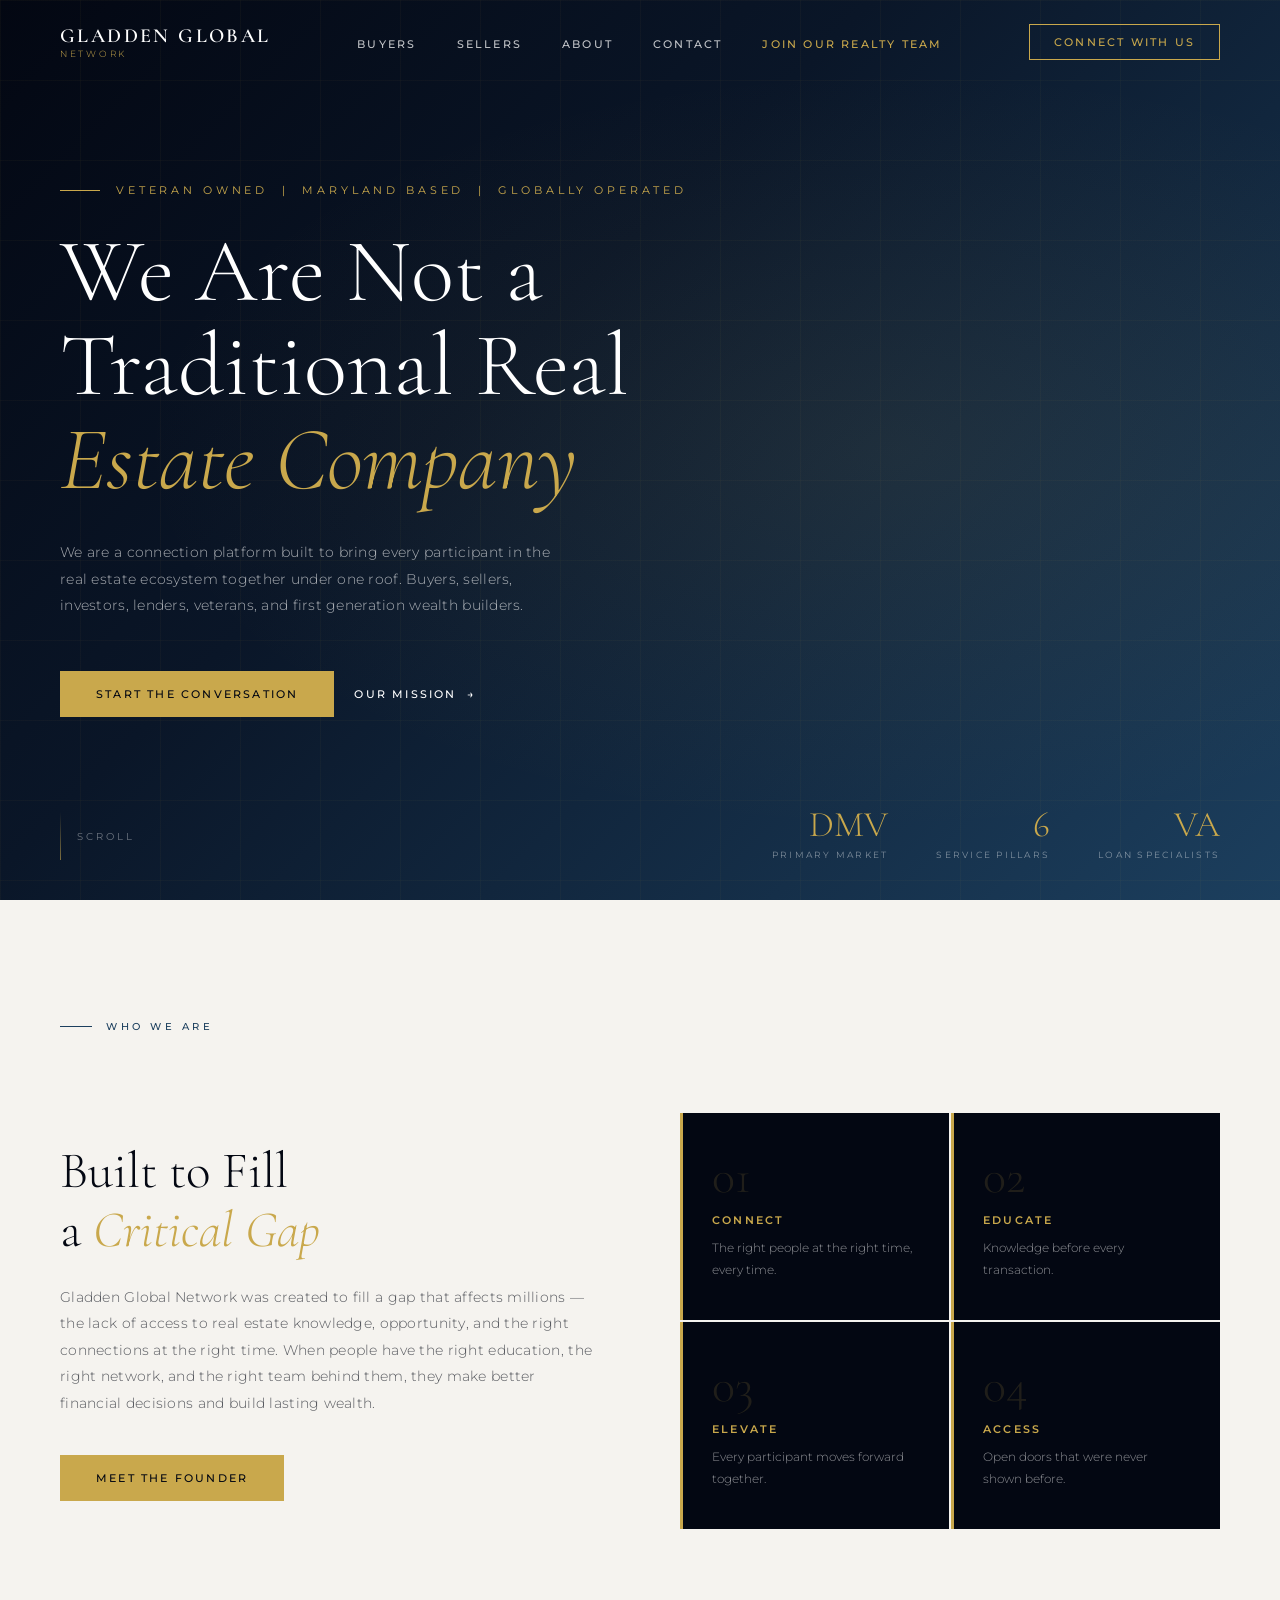
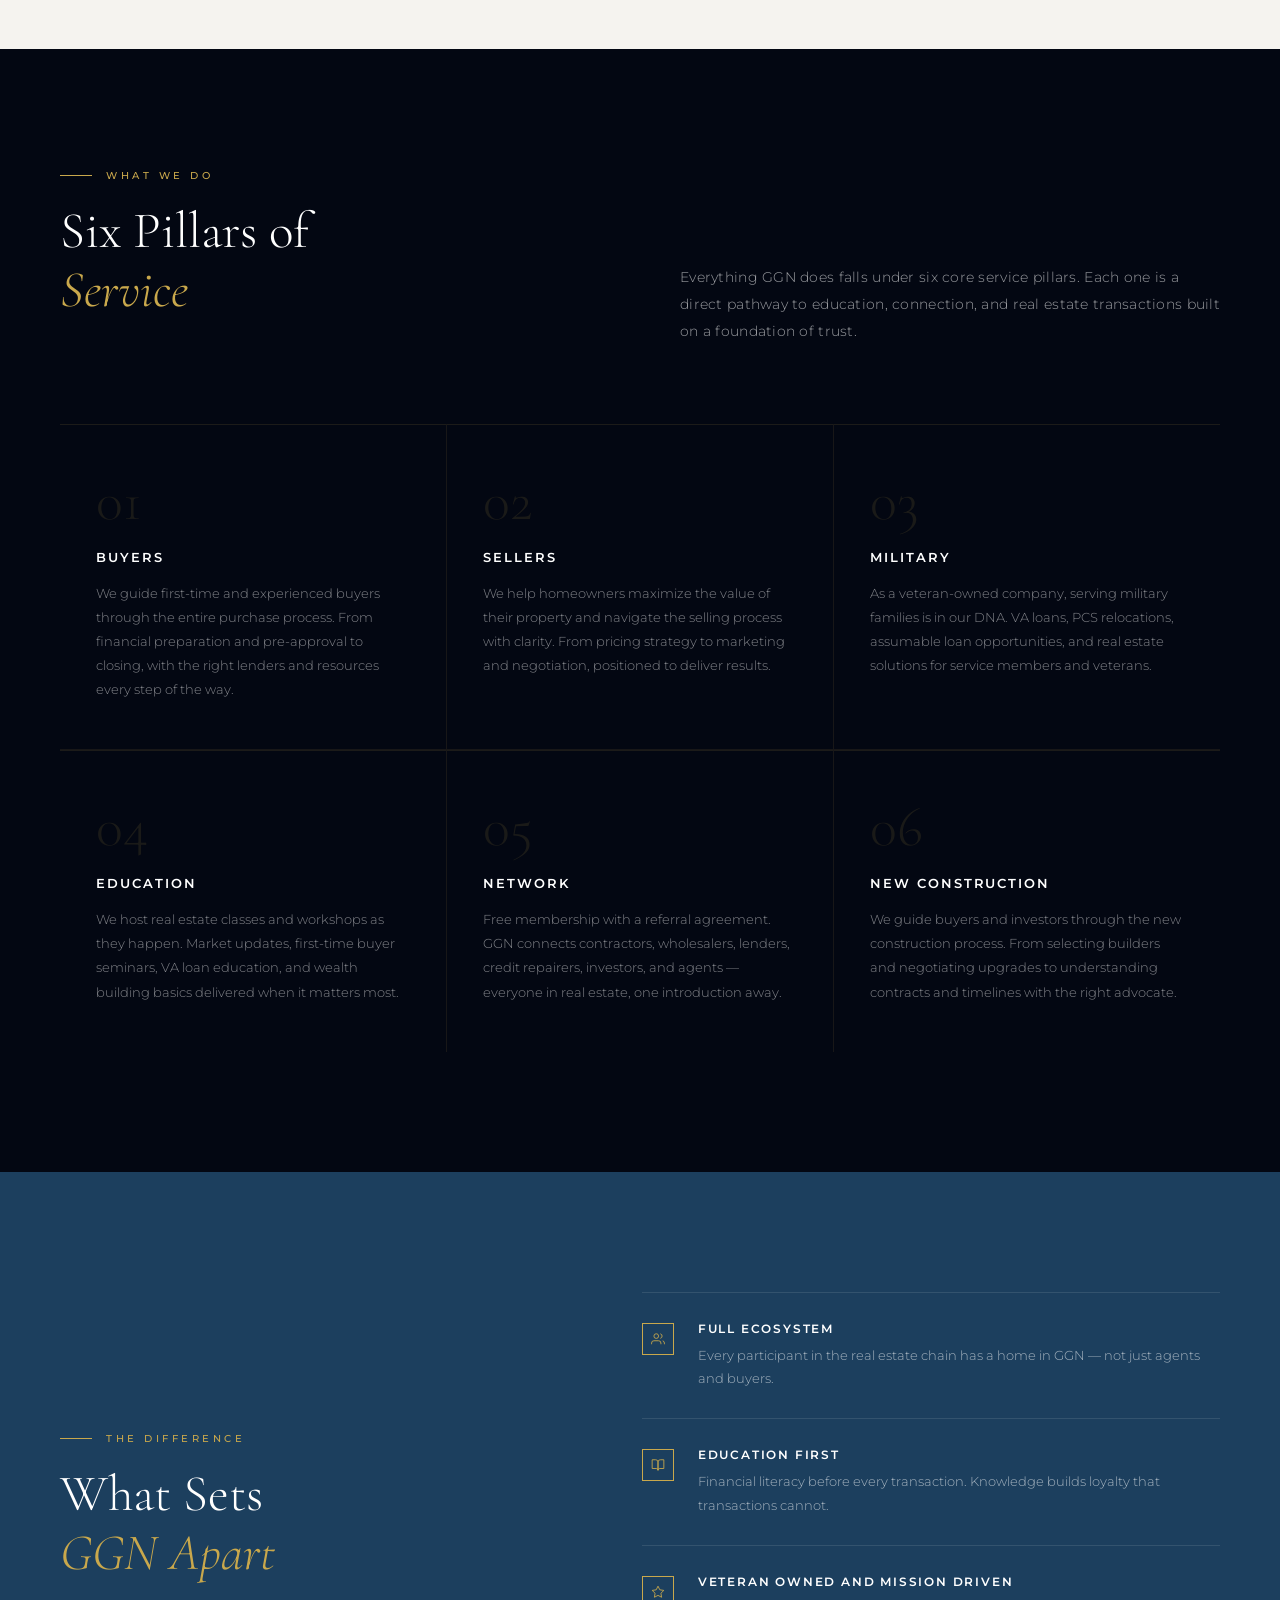
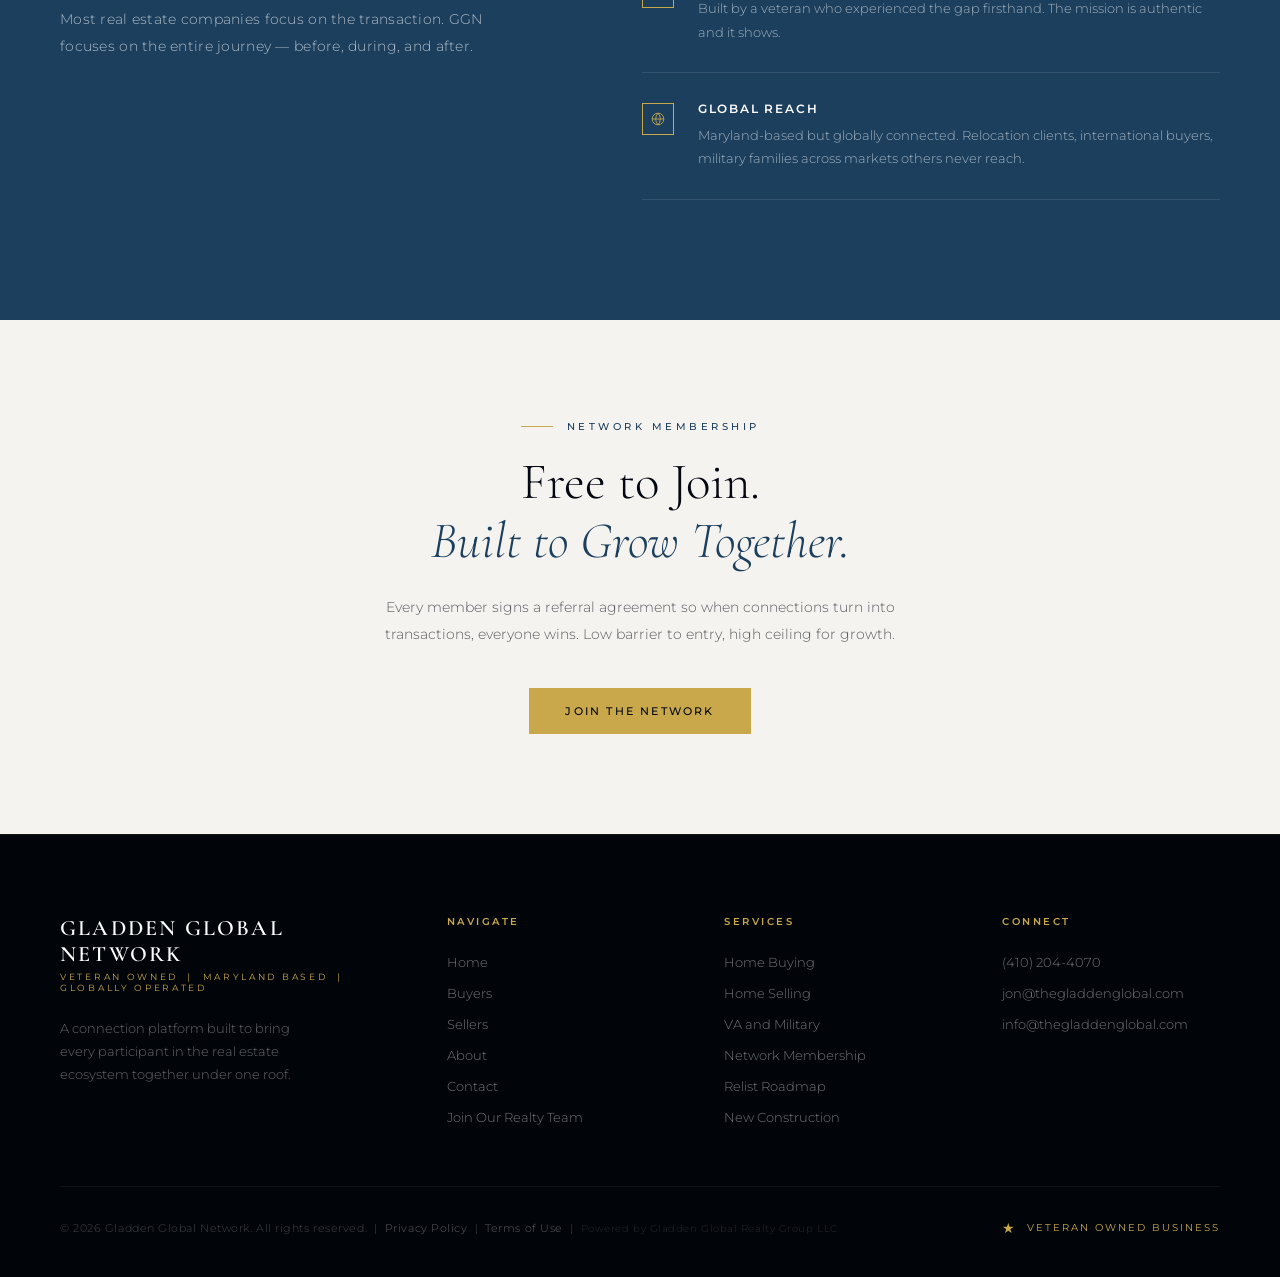
<file: index.html>
<!DOCTYPE html>
<html lang="en">
<head>
<meta charset="UTF-8">
<meta name="viewport" content="width=device-width, initial-scale=1.0">
<title>Gladden Global Network | Veteran Owned Real Estate</title>
<link rel="stylesheet" href="/style.css">
</head>
<body>

<div id="nav-placeholder"></div>

<!-- HERO -->
<div class="hero">
  <div class="hero-bg"></div>
  <div class="hero-grid"></div>
  <div class="hero-content">
    <div class="hero-eyebrow">Veteran Owned &nbsp;|&nbsp; Maryland Based &nbsp;|&nbsp; Globally Operated</div>
    <h1>We Are Not a<br>Traditional Real<br><em>Estate Company</em></h1>
    <p class="hero-desc">We are a connection platform built to bring every participant in the real estate ecosystem together under one roof. Buyers, sellers, investors, lenders, veterans, and first generation wealth builders.</p>
    <div class="hero-actions">
      <a class="btn-primary" href="/contact.html">Start the Conversation</a>
      <a class="btn-ghost" href="/about.html">Our Mission</a>
    </div>
  </div>
  <div class="hero-scroll">Scroll</div>
  <div class="hero-stats">
    <div class="stat"><div class="stat-num">DMV</div><div class="stat-label">Primary Market</div></div>
    <div class="stat"><div class="stat-num">6</div><div class="stat-label">Service Pillars</div></div>
    <div class="stat"><div class="stat-num">VA</div><div class="stat-label">Loan Specialists</div></div>
  </div>
</div>

<!-- MISSION -->
<section class="light-section">
  <div class="section-eyebrow">Who We Are</div>
  <div class="mission-grid">
    <div>
      <h2 class="section-title">Built to Fill<br>a <em>Critical Gap</em></h2>
      <p class="section-body">Gladden Global Network was created to fill a gap that affects millions — the lack of access to real estate knowledge, opportunity, and the right connections at the right time. When people have the right education, the right network, and the right team behind them, they make better financial decisions and build lasting wealth.</p>
      <br><br>
      <a class="btn-primary" href="/about.html">Meet the Founder</a>
    </div>
    <div class="mission-pillars">
      <div class="pillar"><div class="pillar-num">01</div><div class="pillar-title">Connect</div><div class="pillar-desc">The right people at the right time, every time.</div></div>
      <div class="pillar"><div class="pillar-num">02</div><div class="pillar-title">Educate</div><div class="pillar-desc">Knowledge before every transaction.</div></div>
      <div class="pillar"><div class="pillar-num">03</div><div class="pillar-title">Elevate</div><div class="pillar-desc">Every participant moves forward together.</div></div>
      <div class="pillar"><div class="pillar-num">04</div><div class="pillar-title">Access</div><div class="pillar-desc">Open doors that were never shown before.</div></div>
    </div>
  </div>
</section>

<!-- SIX PILLARS -->
<section style="background:var(--navy);">
  <div class="pillars-header">
    <div>
      <div class="section-eyebrow">What We Do</div>
      <h2 class="section-title">Six Pillars of<br><em>Service</em></h2>
    </div>
    <p class="section-body">Everything GGN does falls under six core service pillars. Each one is a direct pathway to education, connection, and real estate transactions built on a foundation of trust.</p>
  </div>
  <div class="pillars-grid">
    <div class="service-card"><div class="service-num">01</div><div class="service-title">Buyers</div><div class="service-desc">We guide first-time and experienced buyers through the entire purchase process. From financial preparation and pre-approval to closing, with the right lenders and resources every step of the way.</div></div>
    <div class="service-card"><div class="service-num">02</div><div class="service-title">Sellers</div><div class="service-desc">We help homeowners maximize the value of their property and navigate the selling process with clarity. From pricing strategy to marketing and negotiation, positioned to deliver results.</div></div>
    <div class="service-card"><div class="service-num">03</div><div class="service-title">Military</div><div class="service-desc">As a veteran-owned company, serving military families is in our DNA. VA loans, PCS relocations, assumable loan opportunities, and real estate solutions for service members and veterans.</div></div>
    <div class="service-card"><div class="service-num">04</div><div class="service-title">Education</div><div class="service-desc">We host real estate classes and workshops as they happen. Market updates, first-time buyer seminars, VA loan education, and wealth building basics delivered when it matters most.</div></div>
    <div class="service-card"><div class="service-num">05</div><div class="service-title">Network</div><div class="service-desc">Free membership with a referral agreement. GGN connects contractors, wholesalers, lenders, credit repairers, investors, and agents — everyone in real estate, one introduction away.</div></div>
    <div class="service-card"><div class="service-num">06</div><div class="service-title">New Construction</div><div class="service-desc">We guide buyers and investors through the new construction process. From selecting builders and negotiating upgrades to understanding contracts and timelines with the right advocate.</div></div>
  </div>
</section>

<!-- DIFFERENTIATORS -->
<section class="diff-section">
  <div class="diff-grid">
    <div>
      <div class="section-eyebrow">The Difference</div>
      <h2 class="section-title">What Sets<br><em>GGN Apart</em></h2>
      <p class="section-body" style="color:rgba(255,255,255,0.65);margin-top:20px;">Most real estate companies focus on the transaction. GGN focuses on the entire journey — before, during, and after.</p>
    </div>
    <ul class="diff-list">
      <li class="diff-item">
        <div class="diff-icon"><svg viewBox="0 0 24 24" stroke="currentColor" fill="none" stroke-width="1.5"><path d="M17 21v-2a4 4 0 0 0-4-4H5a4 4 0 0 0-4 4v2"/><circle cx="9" cy="7" r="4"/><path d="M23 21v-2a4 4 0 0 0-3-3.87"/><path d="M16 3.13a4 4 0 0 1 0 7.75"/></svg></div>
        <div><div class="diff-item-title">Full Ecosystem</div><div class="diff-item-desc">Every participant in the real estate chain has a home in GGN — not just agents and buyers.</div></div>
      </li>
      <li class="diff-item">
        <div class="diff-icon"><svg viewBox="0 0 24 24" stroke="currentColor" fill="none" stroke-width="1.5"><path d="M2 3h6a4 4 0 0 1 4 4v14a3 3 0 0 0-3-3H2z"/><path d="M22 3h-6a4 4 0 0 0-4 4v14a3 3 0 0 1 3-3h7z"/></svg></div>
        <div><div class="diff-item-title">Education First</div><div class="diff-item-desc">Financial literacy before every transaction. Knowledge builds loyalty that transactions cannot.</div></div>
      </li>
      <li class="diff-item">
        <div class="diff-icon"><svg viewBox="0 0 24 24" stroke="currentColor" fill="none" stroke-width="1.5"><polygon points="12 2 15.09 8.26 22 9.27 17 14.14 18.18 21.02 12 17.77 5.82 21.02 7 14.14 2 9.27 8.91 8.26 12 2"/></svg></div>
        <div><div class="diff-item-title">Veteran Owned and Mission Driven</div><div class="diff-item-desc">Built by a veteran who experienced the gap firsthand. The mission is authentic and it shows.</div></div>
      </li>
      <li class="diff-item">
        <div class="diff-icon"><svg viewBox="0 0 24 24" stroke="currentColor" fill="none" stroke-width="1.5"><circle cx="12" cy="12" r="10"/><line x1="2" y1="12" x2="22" y2="12"/><path d="M12 2a15.3 15.3 0 0 1 4 10 15.3 15.3 0 0 1-4 10 15.3 15.3 0 0 1-4-10 15.3 15.3 0 0 1 4-10z"/></svg></div>
        <div><div class="diff-item-title">Global Reach</div><div class="diff-item-desc">Maryland-based but globally connected. Relocation clients, international buyers, military families across markets others never reach.</div></div>
      </li>
    </ul>
  </div>
</section>

<!-- MEMBERSHIP CTA -->
<section style="background:var(--off-white);text-align:center;padding:100px 60px;">
  <div class="section-eyebrow" style="justify-content:center;color:var(--steel);">Network Membership</div>
  <h2 class="section-title" style="color:var(--navy);text-align:center;">Free to Join.<br><em style="color:var(--steel);">Built to Grow Together.</em></h2>
  <p style="font-size:14px;font-weight:300;line-height:1.9;color:rgba(3,7,18,0.65);max-width:560px;margin:24px auto 40px;">Every member signs a referral agreement so when connections turn into transactions, everyone wins. Low barrier to entry, high ceiling for growth.</p>
  <a class="btn-primary" href="/contact.html">Join the Network</a>
</section>

<div id="footer-placeholder"></div>

<style>
.hero { height:100vh;position:relative;display:flex;align-items:center;overflow:hidden; }
.hero-bg { position:absolute;inset:0;background:linear-gradient(135deg,#030712 0%,#0a1628 40%,#1C3F5E 100%); }
.hero-bg::before { content:'';position:absolute;inset:0;background:radial-gradient(ellipse at 70% 50%,rgba(201,168,76,0.08) 0%,transparent 60%); }
.hero-grid { position:absolute;inset:0;background-image:linear-gradient(rgba(201,168,76,0.04) 1px,transparent 1px),linear-gradient(90deg,rgba(201,168,76,0.04) 1px,transparent 1px);background-size:80px 80px; }
.hero-content { position:relative;z-index:2;padding:0 60px;max-width:800px;animation:fadeUp 1.2s ease forwards; }
@keyframes fadeUp { from{opacity:0;transform:translateY(40px)}to{opacity:1;transform:translateY(0)} }
.hero-eyebrow { font-size:11px;font-weight:400;letter-spacing:0.35em;text-transform:uppercase;color:var(--gold);margin-bottom:28px;display:flex;align-items:center;gap:16px; }
.hero-eyebrow::before { content:'';width:40px;height:1px;background:var(--gold); }
.hero h1 { font-family:'Cormorant Garamond',serif;font-size:clamp(52px,7vw,96px);font-weight:300;line-height:1.05;margin-bottom:32px;color:var(--white); }
.hero h1 em { font-style:italic;color:var(--gold); }
.hero-desc { font-size:14px;font-weight:300;line-height:1.9;color:rgba(255,255,255,0.65);max-width:520px;margin-bottom:52px;letter-spacing:0.02em; }
.hero-actions { display:flex;gap:20px;align-items:center; }
.hero-scroll { position:absolute;bottom:40px;left:60px;display:flex;align-items:center;gap:16px;font-size:10px;letter-spacing:0.3em;text-transform:uppercase;color:rgba(255,255,255,0.4); }
.hero-scroll::before { content:'';width:1px;height:48px;background:linear-gradient(to bottom,transparent,rgba(201,168,76,0.6));animation:scrollPulse 2s ease infinite; }
@keyframes scrollPulse { 0%,100%{opacity:0.4}50%{opacity:1} }
.hero-stats { position:absolute;bottom:40px;right:60px;display:flex;gap:48px;z-index:2; }
.stat { text-align:right; }
.stat-num { font-family:'Cormorant Garamond',serif;font-size:36px;font-weight:300;color:var(--gold);line-height:1; }
.stat-label { font-size:9px;letter-spacing:0.25em;text-transform:uppercase;color:rgba(255,255,255,0.45);margin-top:6px; }
.mission-grid { display:grid;grid-template-columns:1fr 1fr;gap:80px;margin-top:80px;align-items:center; }
.mission-pillars { display:grid;grid-template-columns:1fr 1fr;gap:2px; }
.pillar { background:var(--navy);padding:40px 32px;position:relative;overflow:hidden;transition:transform 0.3s; }
.pillar:hover { transform:translateY(-4px); }
.pillar::before { content:'';position:absolute;top:0;left:0;width:3px;height:100%;background:var(--gold); }
.pillar-num { font-family:'Cormorant Garamond',serif;font-size:48px;font-weight:300;color:rgba(201,168,76,0.15);line-height:1;margin-bottom:12px; }
.pillar-title { font-size:11px;font-weight:600;letter-spacing:0.2em;text-transform:uppercase;color:var(--gold);margin-bottom:10px; }
.pillar-desc { font-size:12px;font-weight:300;line-height:1.8;color:rgba(255,255,255,0.55); }
.pillars-header { display:grid;grid-template-columns:1fr 1fr;gap:80px;margin-bottom:80px;align-items:end; }
.pillars-grid { display:grid;grid-template-columns:repeat(3,1fr);gap:1px;background:rgba(201,168,76,0.1); }
.service-card { background:var(--navy);padding:48px 36px;border-top:1px solid rgba(201,168,76,0.12);transition:background 0.3s; }
.service-card:hover { background:rgba(28,63,94,0.5); }
.service-num { font-family:'Cormorant Garamond',serif;font-size:56px;font-weight:300;color:rgba(201,168,76,0.12);line-height:1;margin-bottom:20px; }
.service-title { font-size:13px;font-weight:600;letter-spacing:0.15em;text-transform:uppercase;color:var(--white);margin-bottom:16px; }
.service-desc { font-size:13px;font-weight:300;line-height:1.85;color:rgba(255,255,255,0.5); }
.diff-section { background:var(--steel);position:relative;overflow:hidden;padding:120px 60px; }
.diff-grid { display:grid;grid-template-columns:1fr 1.2fr;gap:100px;align-items:center; }
.diff-list { list-style:none;display:flex;flex-direction:column;gap:0; }
.diff-item { padding:28px 0;border-bottom:1px solid rgba(255,255,255,0.1);display:grid;grid-template-columns:auto 1fr;gap:24px;align-items:start; }
.diff-item:first-child { border-top:1px solid rgba(255,255,255,0.1); }
.diff-icon { width:32px;height:32px;border:1px solid var(--gold);display:flex;align-items:center;justify-content:center;flex-shrink:0;margin-top:2px; }
.diff-icon svg { width:14px;height:14px;stroke:var(--gold);fill:none;stroke-width:1.5; }
.diff-item-title { font-size:12px;font-weight:600;letter-spacing:0.15em;text-transform:uppercase;color:var(--white);margin-bottom:8px; }
.diff-item-desc { font-size:13px;font-weight:300;line-height:1.8;color:rgba(255,255,255,0.6); }
</style>

<script src="/shared.js"></script>
<script>
  renderNav('Home');
  renderFooter();
</script>
</body>
</html>
</file>
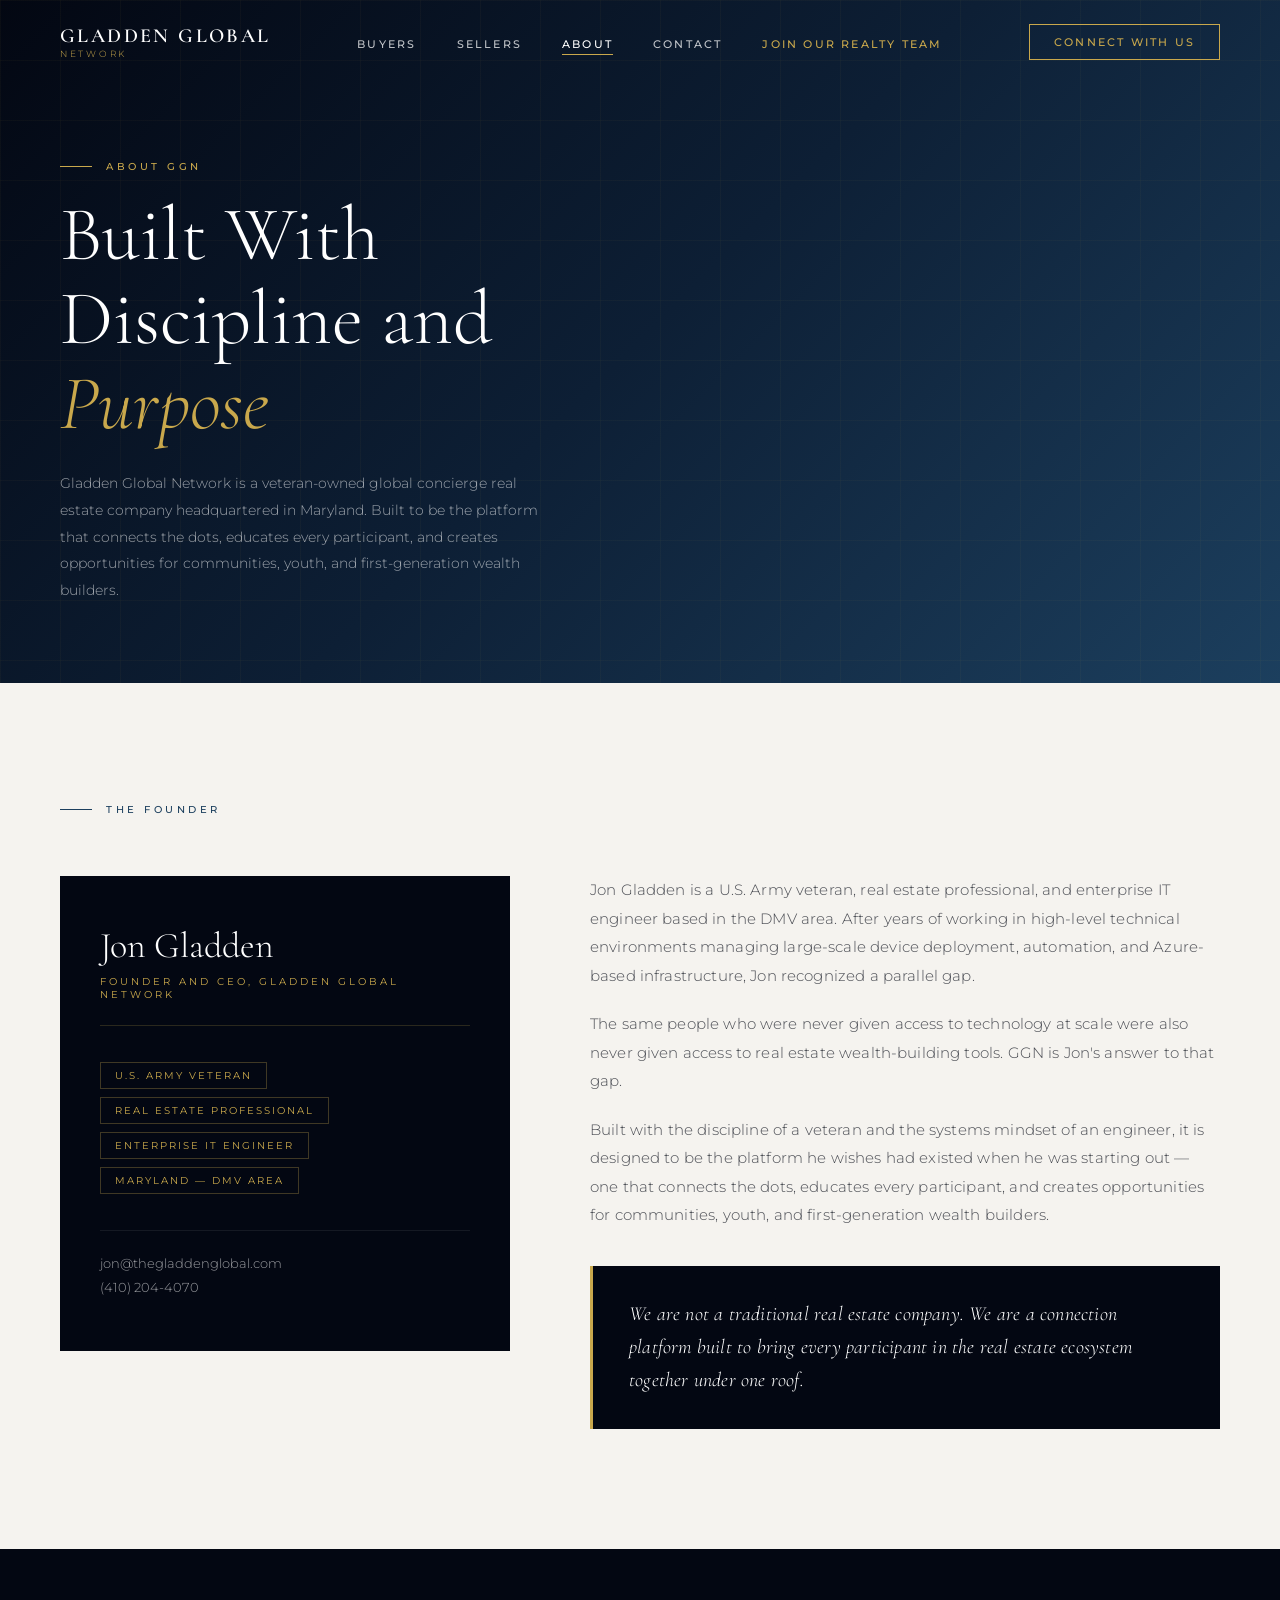
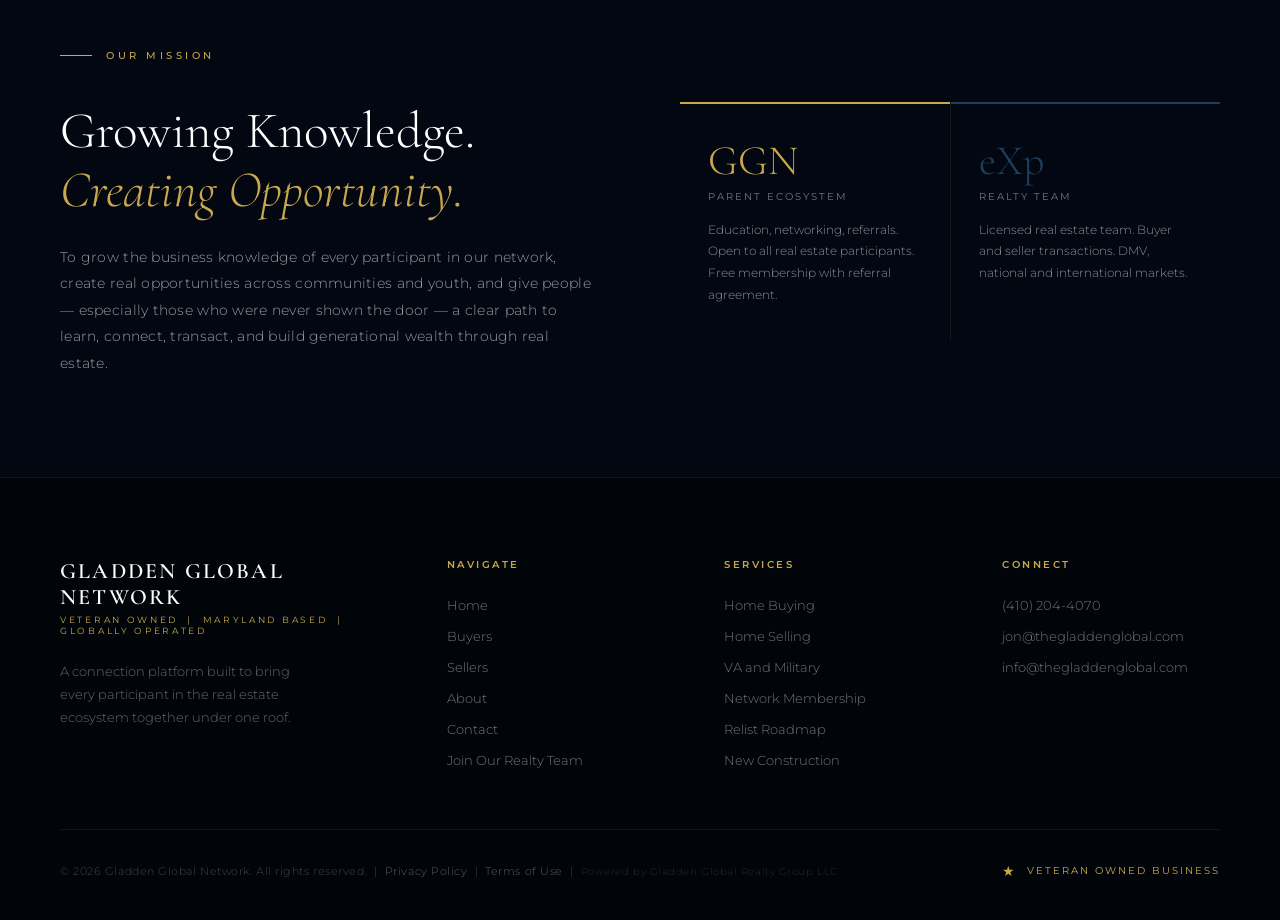
<file: about.html>
<!DOCTYPE html>
<html lang="en">
<head>
<meta charset="UTF-8">
<meta name="viewport" content="width=device-width, initial-scale=1.0">
<title>About | Gladden Global Network</title>
<link rel="stylesheet" href="/style.css">
</head>
<body>

<div id="nav-placeholder"></div>

<div class="inner-hero navy-bg">
  <div class="inner-content">
    <div class="section-eyebrow">About GGN</div>
    <h1>Built With<br>Discipline and<br><em>Purpose</em></h1>
    <p>Gladden Global Network is a veteran-owned global concierge real estate company headquartered in Maryland. Built to be the platform that connects the dots, educates every participant, and creates opportunities for communities, youth, and first-generation wealth builders.</p>
  </div>
</div>

<section class="light-section">
  <div class="section-eyebrow">The Founder</div>
  <div class="founder-grid">
    <div class="founder-card">
      <div class="founder-name">Jon Gladden</div>
      <div class="founder-title">Founder and CEO, Gladden Global Network</div>
      <div>
        <span class="founder-tag">U.S. Army Veteran</span>
        <span class="founder-tag">Real Estate Professional</span>
        <span class="founder-tag">Enterprise IT Engineer</span>
        <span class="founder-tag">Maryland — DMV Area</span>
      </div>
      <div class="founder-contact">
        <a href="mailto:jon@thegladdenglobal.com">jon@thegladdenglobal.com</a>
        <a href="tel:4102044070">(410) 204-4070</a>
      </div>
    </div>
    <div class="founder-bio">
      <p>Jon Gladden is a U.S. Army veteran, real estate professional, and enterprise IT engineer based in the DMV area. After years of working in high-level technical environments managing large-scale device deployment, automation, and Azure-based infrastructure, Jon recognized a parallel gap.</p>
      <p>The same people who were never given access to technology at scale were also never given access to real estate wealth-building tools. GGN is Jon's answer to that gap.</p>
      <p>Built with the discipline of a veteran and the systems mindset of an engineer, it is designed to be the platform he wishes had existed when he was starting out — one that connects the dots, educates every participant, and creates opportunities for communities, youth, and first-generation wealth builders.</p>
      <div style="margin-top:36px;padding:32px 36px;background:var(--navy);border-left:3px solid var(--gold);">
        <p style="font-family:'Cormorant Garamond',serif;font-size:20px;font-weight:300;font-style:italic;color:var(--white);line-height:1.65;margin:0;">We are not a traditional real estate company. We are a connection platform built to bring every participant in the real estate ecosystem together under one roof.</p>
      </div>
    </div>
  </div>
</section>

<section style="background:var(--navy);padding:100px 60px;">
  <div class="section-eyebrow">Our Mission</div>
  <div style="display:grid;grid-template-columns:1fr 1fr;gap:80px;margin-top:40px;align-items:start;">
    <div>
      <h2 class="section-title" style="margin-bottom:24px;">Growing Knowledge.<br><em>Creating Opportunity.</em></h2>
      <p class="section-body">To grow the business knowledge of every participant in our network, create real opportunities across communities and youth, and give people — especially those who were never shown the door — a clear path to learn, connect, transact, and build generational wealth through real estate.</p>
    </div>
    <div style="display:grid;grid-template-columns:1fr 1fr;gap:1px;background:rgba(201,168,76,0.1);">
      <div style="background:var(--navy);padding:36px 28px;border-top:2px solid var(--gold);">
        <div style="font-family:'Cormorant Garamond',serif;font-size:42px;font-weight:300;color:var(--gold);line-height:1;margin-bottom:8px;">GGN</div>
        <div style="font-size:10px;letter-spacing:0.2em;text-transform:uppercase;color:rgba(255,255,255,0.45);margin-bottom:16px;">Parent Ecosystem</div>
        <div style="font-size:12px;font-weight:300;line-height:1.8;color:rgba(255,255,255,0.55);">Education, networking, referrals. Open to all real estate participants. Free membership with referral agreement.</div>
      </div>
      <div style="background:var(--navy);padding:36px 28px;border-top:2px solid var(--steel);">
        <div style="font-family:'Cormorant Garamond',serif;font-size:42px;font-weight:300;color:var(--steel);line-height:1;margin-bottom:8px;">eXp</div>
        <div style="font-size:10px;letter-spacing:0.2em;text-transform:uppercase;color:rgba(255,255,255,0.45);margin-bottom:16px;">Realty Team</div>
        <div style="font-size:12px;font-weight:300;line-height:1.8;color:rgba(255,255,255,0.55);">Licensed real estate team. Buyer and seller transactions. DMV, national and international markets.</div>
      </div>
    </div>
  </div>
</section>

<div id="footer-placeholder"></div>

<style>
.founder-grid { display:grid;grid-template-columns:1fr 1.4fr;gap:80px;margin-top:60px;align-items:start; }
.founder-card { background:var(--navy);padding:48px 40px;position:relative; }
.founder-card::after { content:'';position:absolute;bottom:-3px;right:-3px;width:calc(100% - 20px);height:calc(100% - 20px);border:1px solid var(--gold);z-index:-1; }
.founder-name { font-family:'Cormorant Garamond',serif;font-size:36px;font-weight:300;color:var(--white);margin-bottom:8px; }
.founder-title { font-size:10px;letter-spacing:0.3em;text-transform:uppercase;color:var(--gold);margin-bottom:32px;padding-bottom:24px;border-bottom:1px solid rgba(201,168,76,0.2); }
.founder-tag { display:inline-block;font-size:10px;letter-spacing:0.2em;text-transform:uppercase;color:var(--gold);border:1px solid rgba(201,168,76,0.3);padding:6px 14px;margin:4px 4px 4px 0; }
.founder-contact { margin-top:32px;padding-top:24px;border-top:1px solid rgba(255,255,255,0.07); }
.founder-contact a { display:block;font-size:13px;font-weight:300;color:rgba(255,255,255,0.6);text-decoration:none;margin-bottom:8px;transition:color 0.3s; }
.founder-contact a:hover { color:var(--gold); }
.founder-bio p { font-size:15px;font-weight:300;line-height:1.9;margin-bottom:20px;letter-spacing:0.01em;color:rgba(3,7,18,0.7); }
</style>

<script src="/shared.js"></script>
<script>
  renderNav('About');
  renderFooter();
</script>
</body>
</html>
</file>
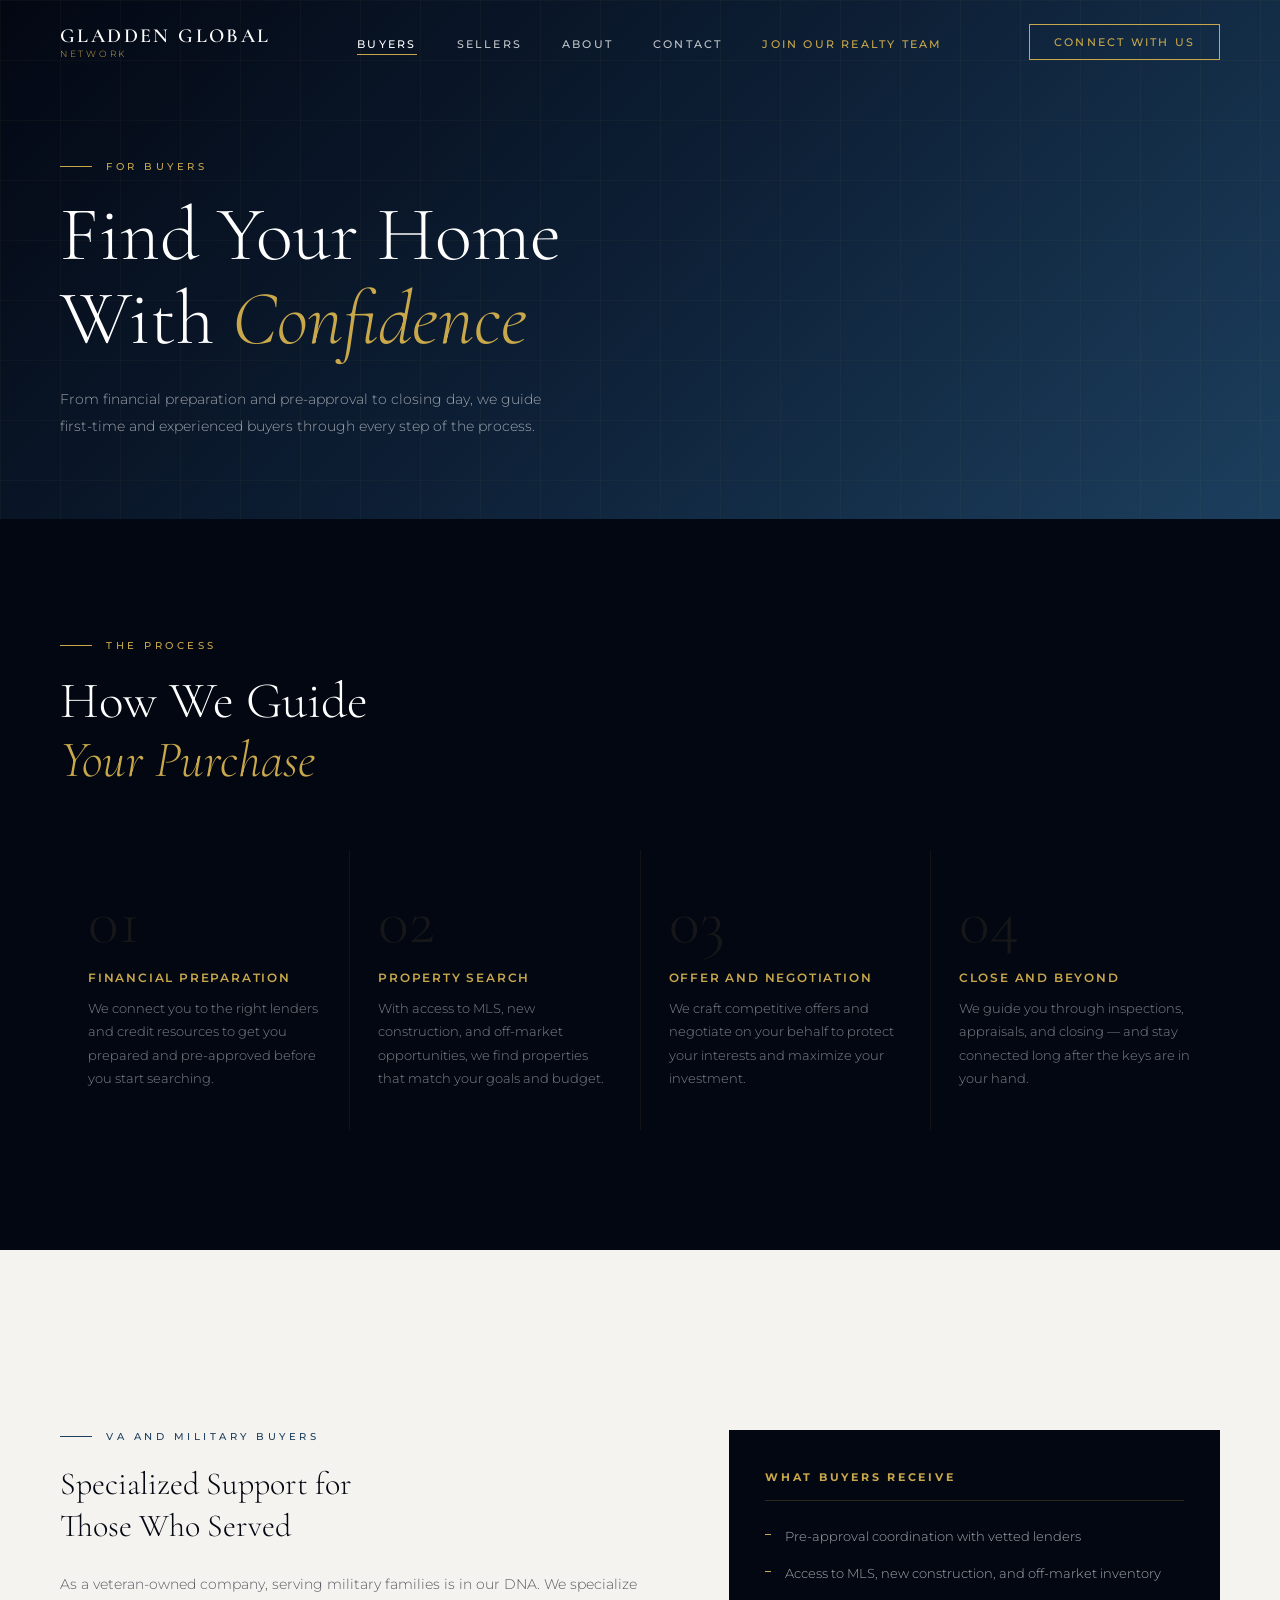
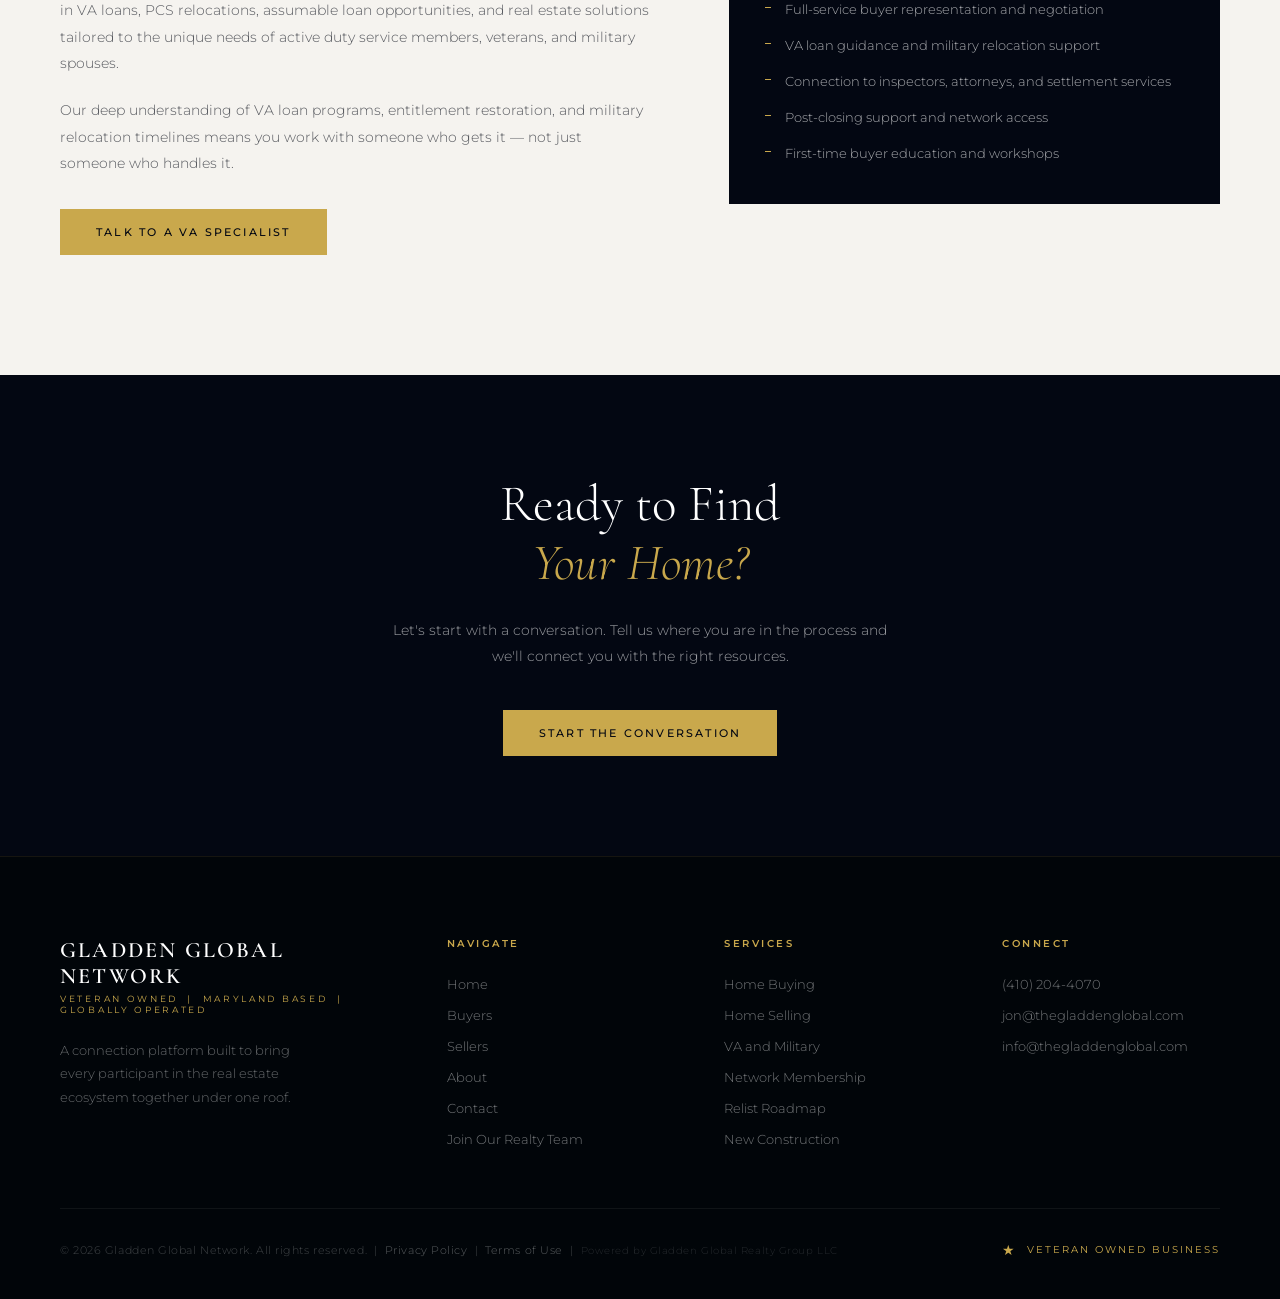
<file: buyers.html>
<!DOCTYPE html>
<html lang="en">
<head>
<meta charset="UTF-8">
<meta name="viewport" content="width=device-width, initial-scale=1.0">
<title>Buyers | Gladden Global Network</title>
<link rel="stylesheet" href="/style.css">
</head>
<body>

<div id="nav-placeholder"></div>

<div class="inner-hero navy-bg">
  <div class="inner-content">
    <div class="section-eyebrow">For Buyers</div>
    <h1>Find Your Home<br>With <em>Confidence</em></h1>
    <p>From financial preparation and pre-approval to closing day, we guide first-time and experienced buyers through every step of the process.</p>
  </div>
</div>

<section style="background:var(--navy);">
  <div class="section-eyebrow">The Process</div>
  <h2 class="section-title">How We Guide<br><em>Your Purchase</em></h2>
  <div class="process-steps">
    <div class="step"><div class="step-num">01</div><div class="step-title">Financial Preparation</div><div class="step-desc">We connect you to the right lenders and credit resources to get you prepared and pre-approved before you start searching.</div></div>
    <div class="step"><div class="step-num">02</div><div class="step-title">Property Search</div><div class="step-desc">With access to MLS, new construction, and off-market opportunities, we find properties that match your goals and budget.</div></div>
    <div class="step"><div class="step-num">03</div><div class="step-title">Offer and Negotiation</div><div class="step-desc">We craft competitive offers and negotiate on your behalf to protect your interests and maximize your investment.</div></div>
    <div class="step"><div class="step-num">04</div><div class="step-title">Close and Beyond</div><div class="step-desc">We guide you through inspections, appraisals, and closing — and stay connected long after the keys are in your hand.</div></div>
  </div>
</section>

<section class="light-section">
  <div class="info-grid">
    <div class="info-text">
      <div class="section-eyebrow">VA and Military Buyers</div>
      <h3>Specialized Support for<br>Those Who Served</h3>
      <p>As a veteran-owned company, serving military families is in our DNA. We specialize in VA loans, PCS relocations, assumable loan opportunities, and real estate solutions tailored to the unique needs of active duty service members, veterans, and military spouses.</p>
      <p>Our deep understanding of VA loan programs, entitlement restoration, and military relocation timelines means you work with someone who gets it — not just someone who handles it.</p>
      <a class="btn-primary" href="/contact.html" style="margin-top:12px;">Talk to a VA Specialist</a>
    </div>
    <div class="highlight-box">
      <h4>What Buyers Receive</h4>
      <ul class="highlight-list">
        <li>Pre-approval coordination with vetted lenders</li>
        <li>Access to MLS, new construction, and off-market inventory</li>
        <li>Full-service buyer representation and negotiation</li>
        <li>VA loan guidance and military relocation support</li>
        <li>Connection to inspectors, attorneys, and settlement services</li>
        <li>Post-closing support and network access</li>
        <li>First-time buyer education and workshops</li>
      </ul>
    </div>
  </div>
</section>

<section style="background:var(--navy);text-align:center;padding:100px 60px;">
  <h2 class="section-title">Ready to Find<br><em>Your Home?</em></h2>
  <p style="font-size:14px;font-weight:300;line-height:1.9;color:rgba(255,255,255,0.6);max-width:500px;margin:24px auto 40px;">Let's start with a conversation. Tell us where you are in the process and we'll connect you with the right resources.</p>
  <a class="btn-primary" href="/contact.html">Start the Conversation</a>
</section>

<div id="footer-placeholder"></div>

<script src="/shared.js"></script>
<script>
  renderNav('Buyers');
  renderFooter();
</script>
</body>
</html>
</file>
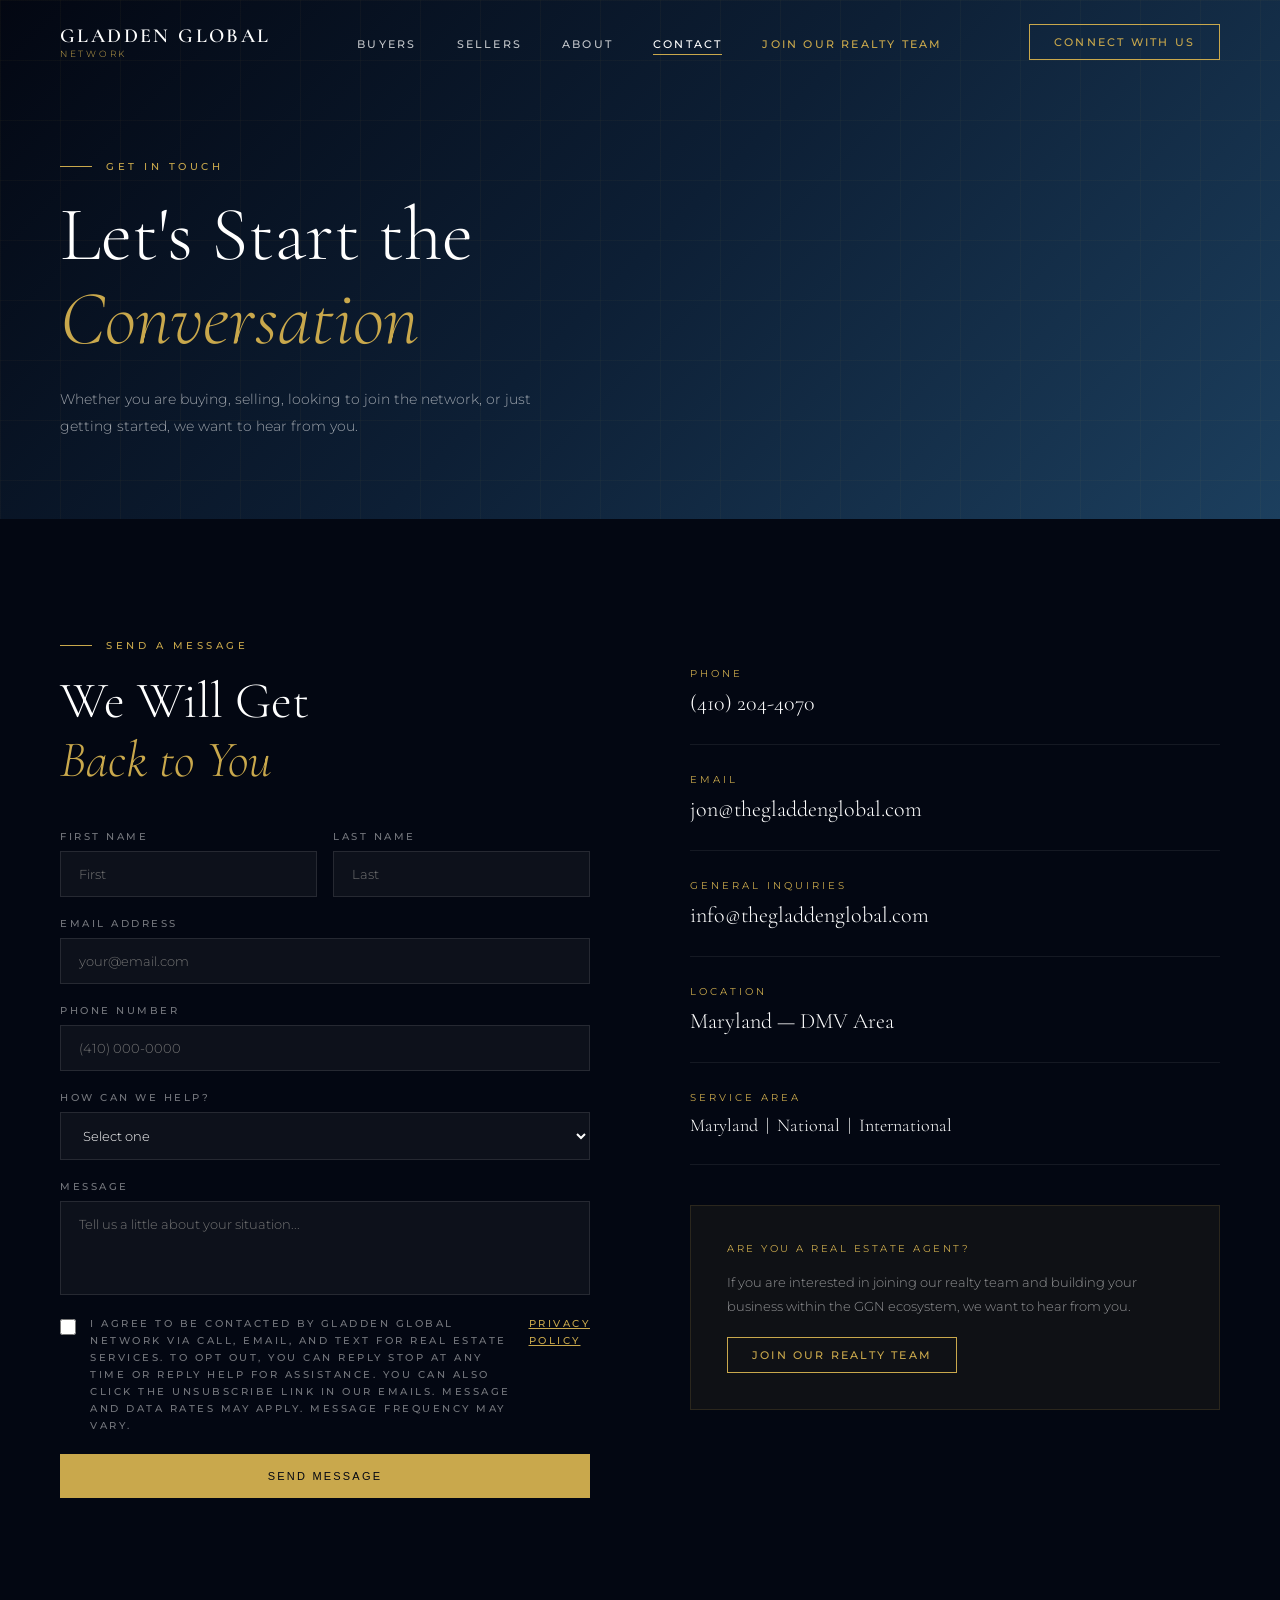
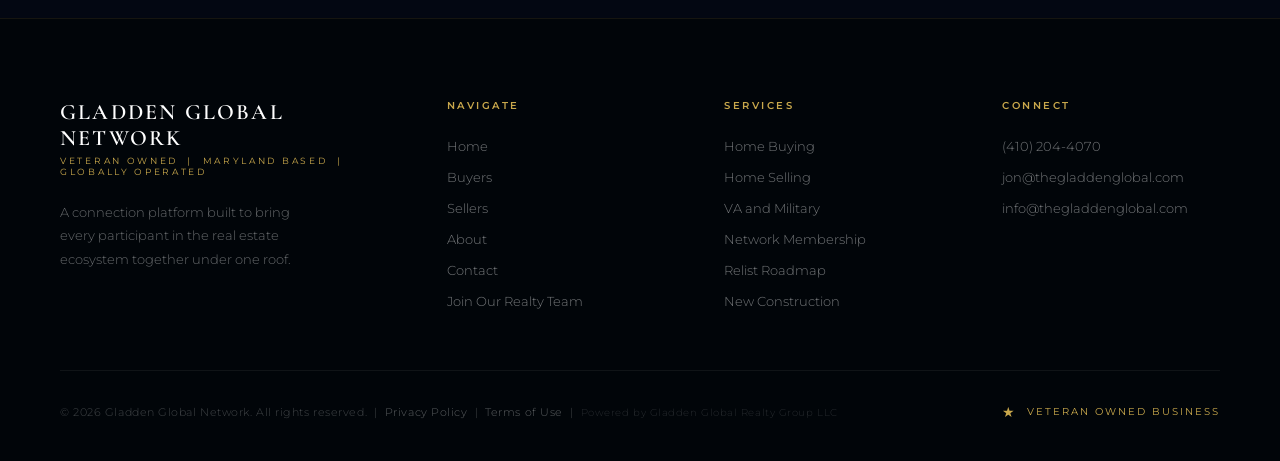
<file: contact.html>
<!DOCTYPE html>
<html lang="en">
<head>
<meta charset="UTF-8">
<meta name="viewport" content="width=device-width, initial-scale=1.0">
<title>Contact | Gladden Global Network</title>
<link rel="stylesheet" href="/style.css">
</head>
<body>

<div id="nav-placeholder"></div>

<div class="inner-hero navy-bg">
  <div class="inner-content">
    <div class="section-eyebrow">Get In Touch</div>
    <h1>Let's Start the<br><em>Conversation</em></h1>
    <p>Whether you are buying, selling, looking to join the network, or just getting started, we want to hear from you.</p>
  </div>
</div>

<section style="background:var(--navy);">
  <div style="display:grid;grid-template-columns:1fr 1fr;gap:100px;align-items:start;">
    <div>
      <div class="section-eyebrow">Send a Message</div>
      <h2 class="section-title" style="margin-bottom:40px;">We Will Get<br><em>Back to You</em></h2>
      <form class="contact-form" id="contactForm">
        <div class="form-row">
          <div class="form-group">
            <label>First Name</label>
            <input type="text" name="first_name" required placeholder="First">
          </div>
          <div class="form-group">
            <label>Last Name</label>
            <input type="text" name="last_name" required placeholder="Last">
          </div>
        </div>
        <div class="form-group">
          <label>Email Address</label>
          <input type="email" name="email" required placeholder="your@email.com">
        </div>
        <div class="form-group">
          <label>Phone Number</label>
          <input type="tel" name="phone" placeholder="(410) 000-0000">
        </div>
        <div class="form-group">
          <label>How Can We Help?</label>
          <select name="interest" required>
            <option value="">Select one</option>
            <option value="buying">Buying a Home</option>
            <option value="selling">Selling a Home</option>
            <option value="military">Military / VA Loan</option>
            <option value="network">Joining the Network</option>
            <option value="investing">Real Estate Investing</option>
            <option value="new_construction">New Construction</option>
            <option value="relocation">Relocation</option>
            <option value="education">Education / Workshop</option>
            <option value="other">Other</option>
          </select>
        </div>
        <div class="form-group">
          <label>Message</label>
          <textarea name="message" rows="4" placeholder="Tell us a little about your situation..."></textarea>
        </div>
        <div class="form-group">
          <label class="consent-label">
            <input type="checkbox" name="consent">
            I agree to be contacted by Gladden Global Network via call, email, and text for real estate services. To opt out, you can reply STOP at any time or reply HELP for assistance. You can also click the unsubscribe link in our emails. Message and data rates may apply. Message frequency may vary. <a href="/privacy.html">Privacy Policy</a>
          </label>
        </div>
        <button type="submit" class="btn-primary">Send Message</button>
        <div class="success-msg" id="successMsg">Thank you for reaching out. A member of the Gladden Global Network team will be in touch with you shortly.</div>
      </form>
    </div>
    <div>
      <div class="contact-info-item">
        <div class="contact-info-label">Phone</div>
        <div class="contact-info-value"><a href="tel:4102044070">(410) 204-4070</a></div>
      </div>
      <div class="contact-info-item">
        <div class="contact-info-label">Email</div>
        <div class="contact-info-value"><a href="mailto:jon@thegladdenglobal.com">jon@thegladdenglobal.com</a></div>
      </div>
      <div class="contact-info-item">
        <div class="contact-info-label">General Inquiries</div>
        <div class="contact-info-value"><a href="mailto:info@thegladdenglobal.com">info@thegladdenglobal.com</a></div>
      </div>
      <div class="contact-info-item">
        <div class="contact-info-label">Location</div>
        <div class="contact-info-value">Maryland — DMV Area</div>
      </div>
      <div class="contact-info-item">
        <div class="contact-info-label">Service Area</div>
        <div class="contact-info-value" style="font-size:18px;">Maryland &nbsp;|&nbsp; National &nbsp;|&nbsp; International</div>
      </div>
      <div style="margin-top:40px;padding:36px;background:rgba(201,168,76,0.06);border:1px solid rgba(201,168,76,0.15);">
        <div style="font-size:10px;letter-spacing:0.25em;text-transform:uppercase;color:var(--gold);margin-bottom:16px;">Are You a Real Estate Agent?</div>
        <p style="font-size:13px;font-weight:300;line-height:1.8;color:rgba(255,255,255,0.55);">If you are interested in joining our realty team and building your business within the GGN ecosystem, we want to hear from you.</p>
        <br>
        <a href="/realty.html" class="nav-cta" style="display:inline-block;">Join Our Realty Team</a>
      </div>
    </div>
  </div>
</section>

<div id="footer-placeholder"></div>

<script src="/shared.js"></script>
<script>
  renderNav('Contact');
  renderFooter();
  handleContactForm('contactForm', 'successMsg');
</script>
</body>
</html>
</file>
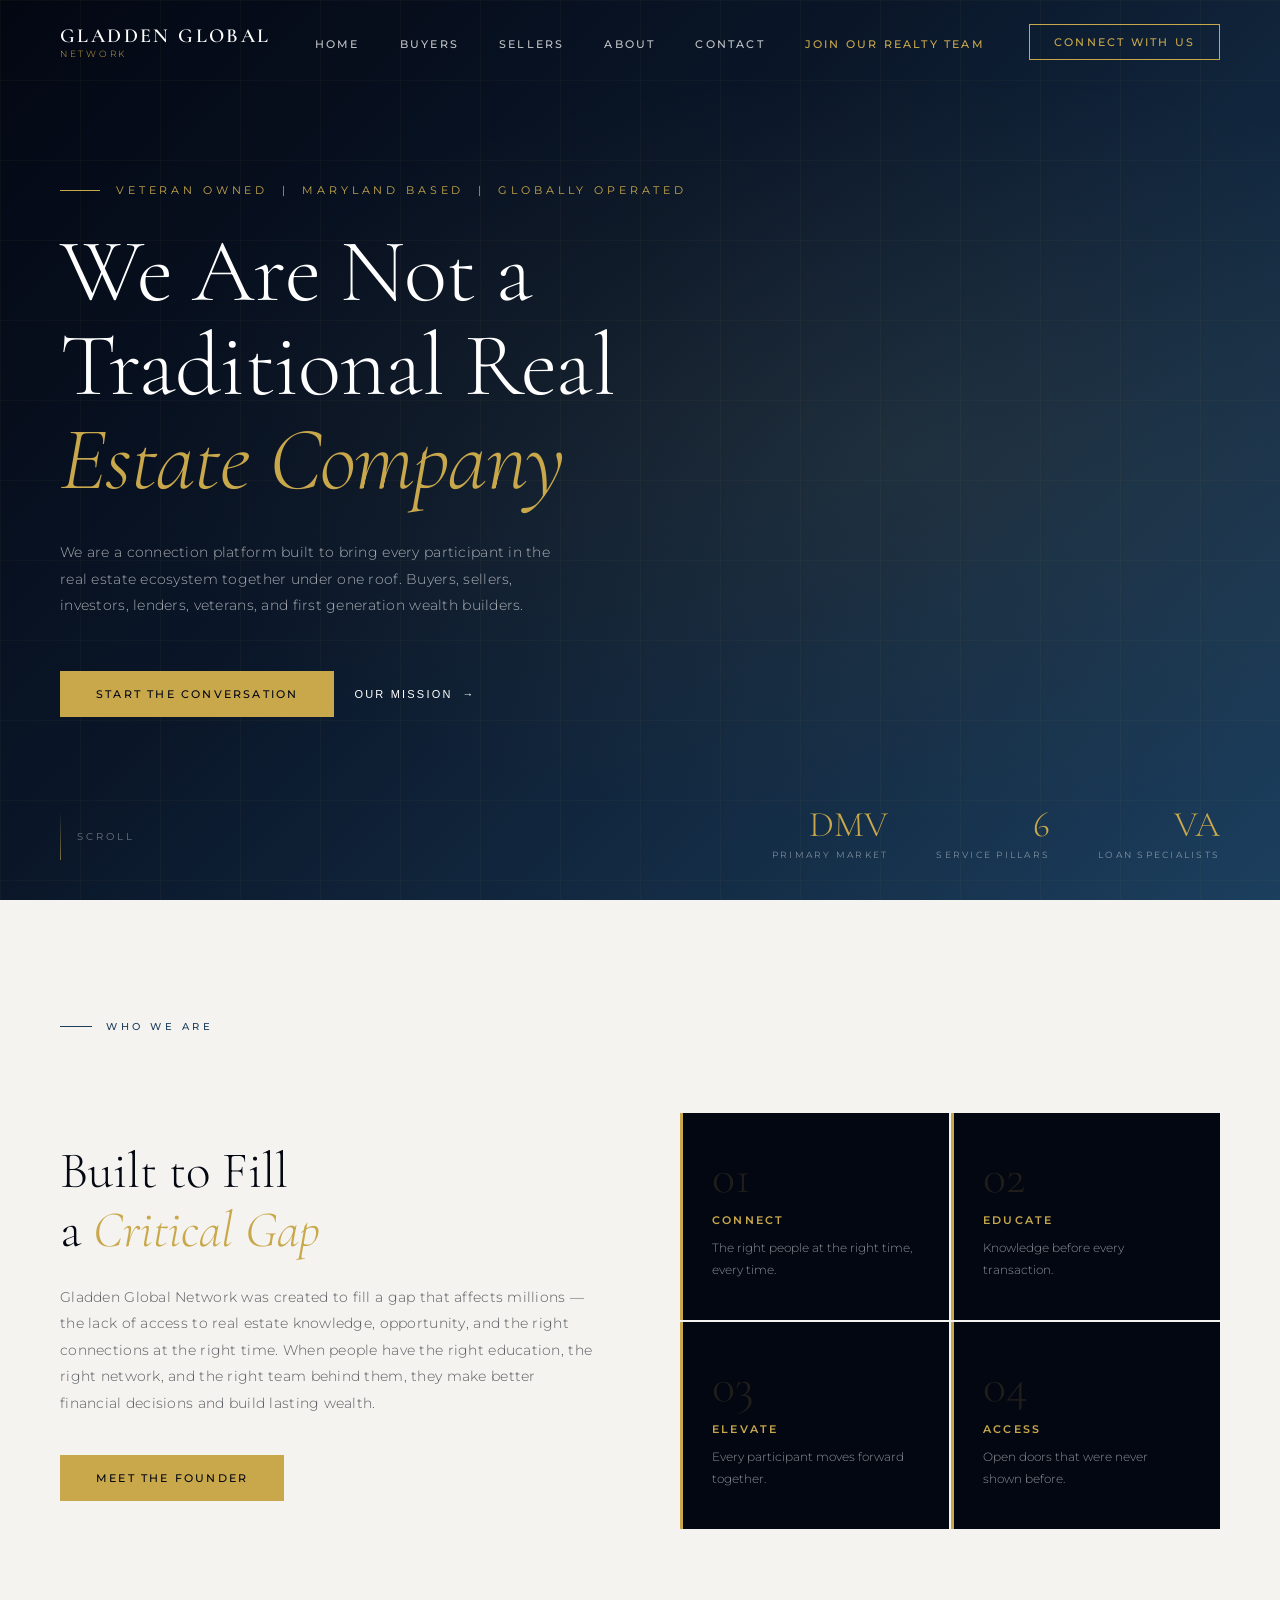
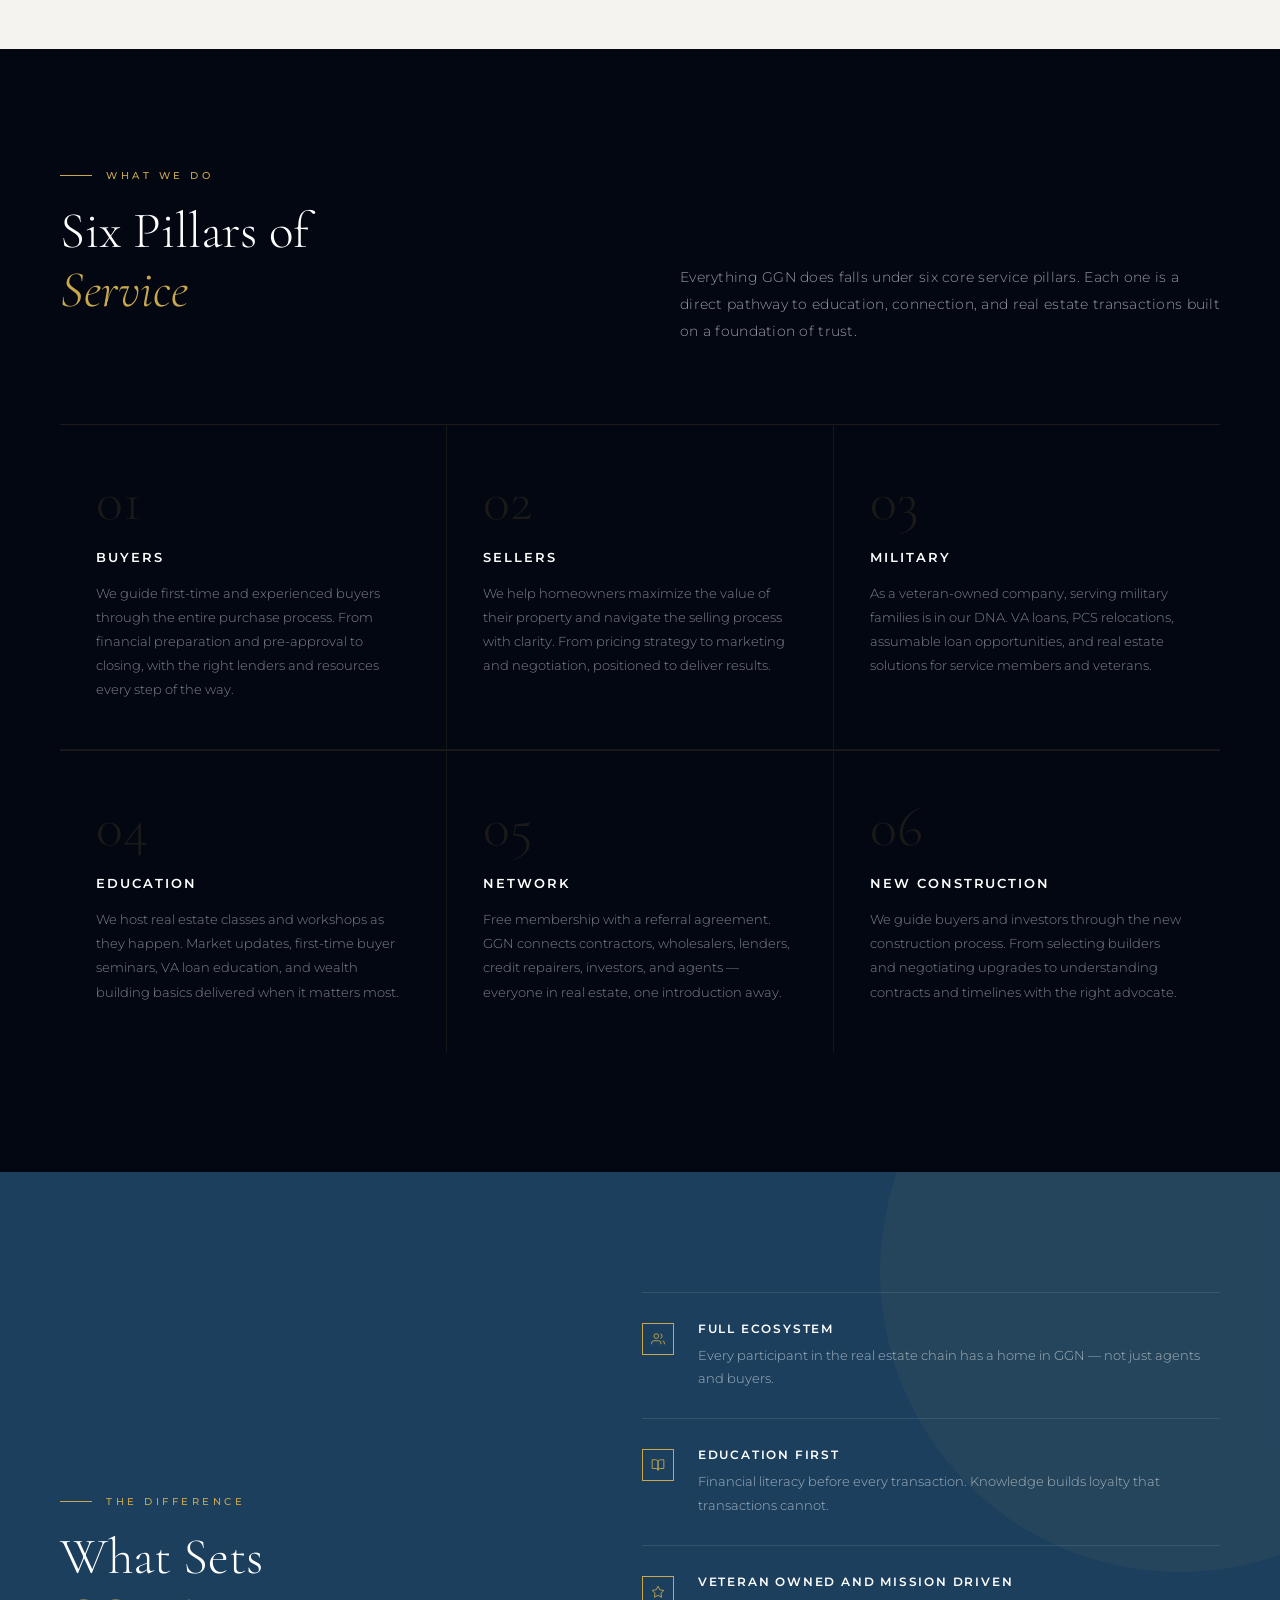
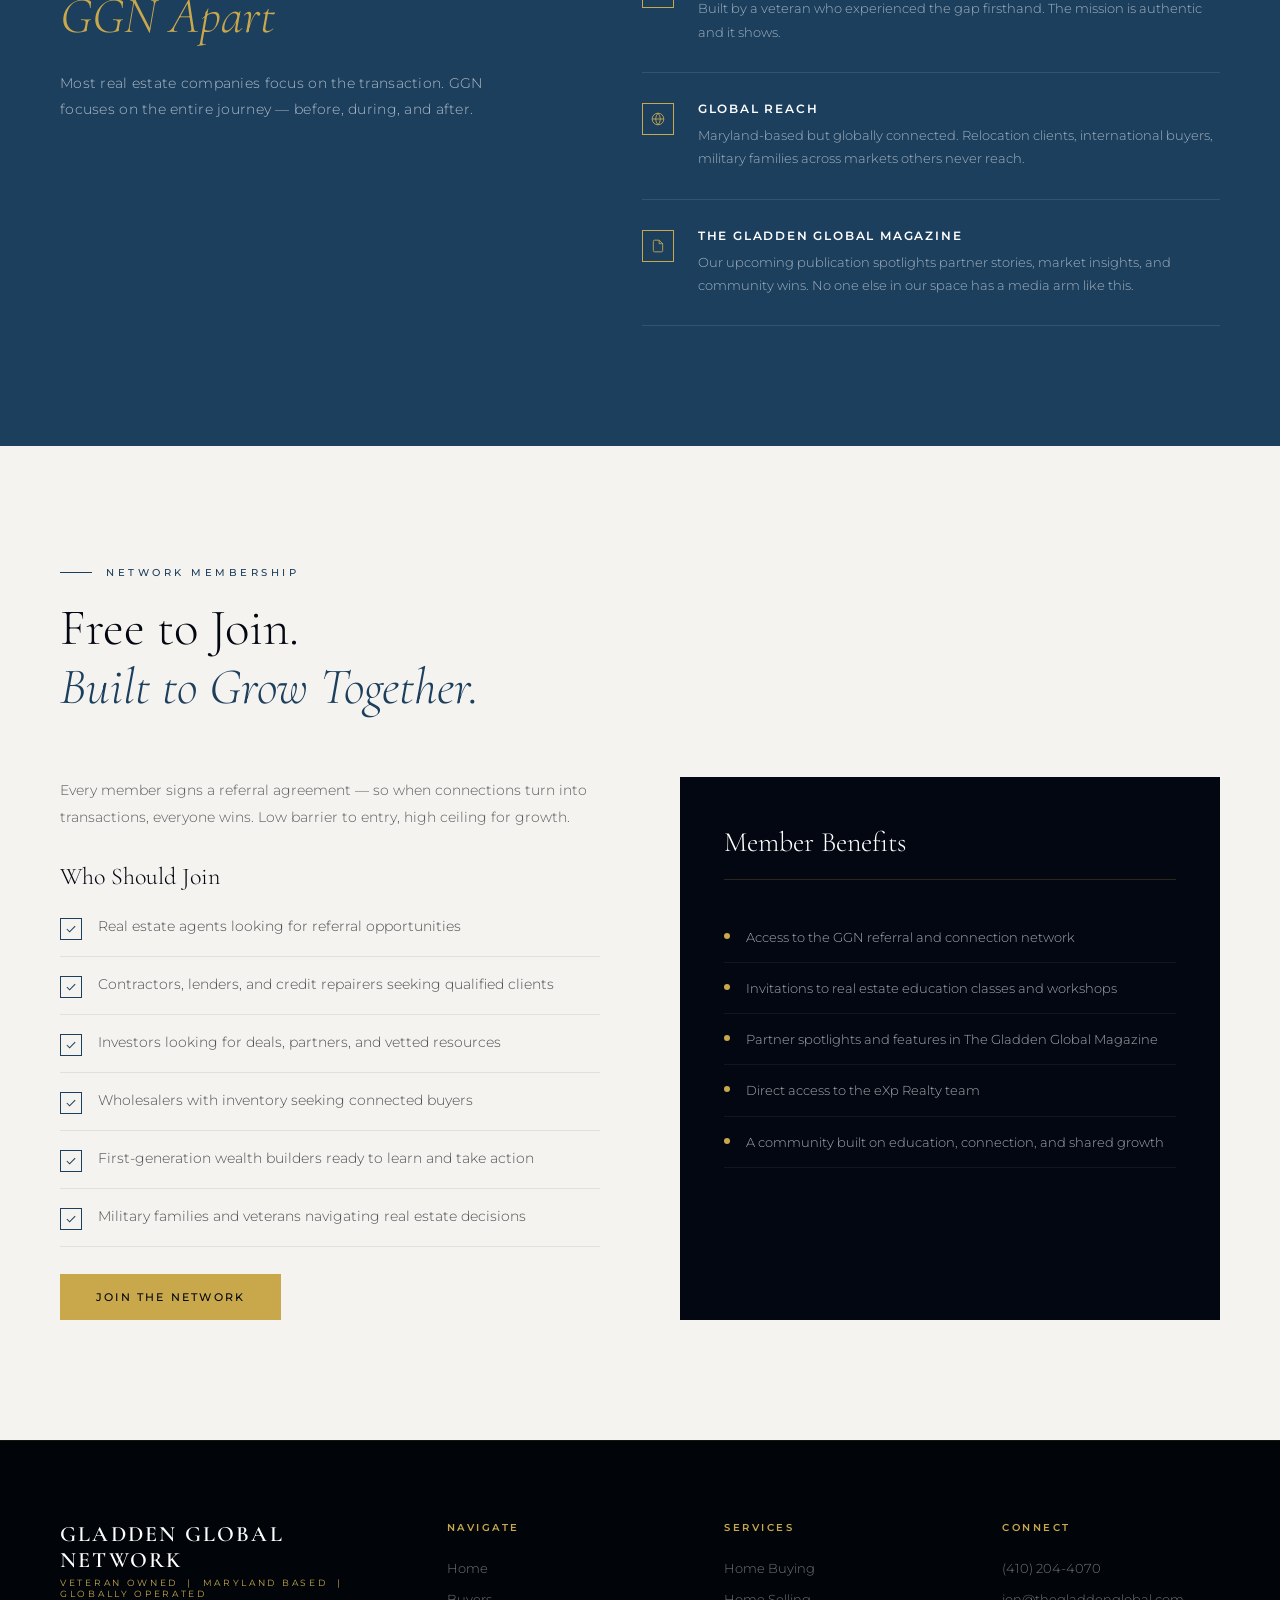
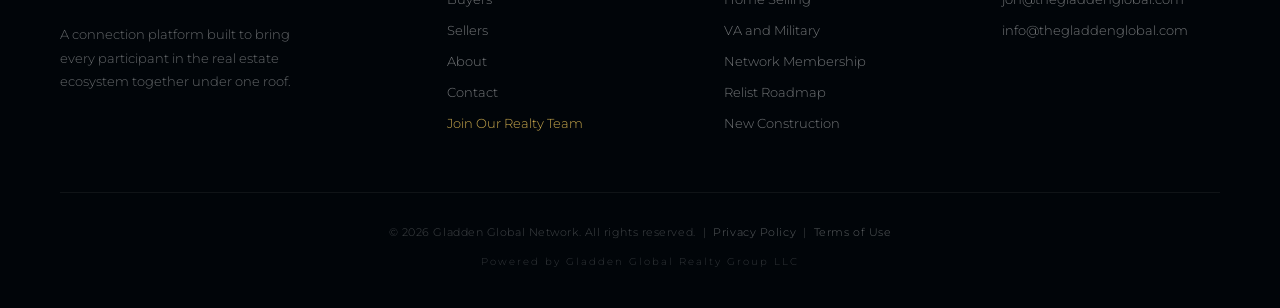
<file: index (2).html>
<!DOCTYPE html>
<html lang="en">
<head>
<meta charset="UTF-8">
<meta name="viewport" content="width=device-width, initial-scale=1.0">
<title>Gladden Global Network | Veteran Owned Real Estate</title>
<link rel="preconnect" href="https://fonts.googleapis.com">
<link rel="preconnect" href="https://fonts.gstatic.com" crossorigin>
<link href="https://fonts.googleapis.com/css2?family=Cormorant+Garamond:ital,wght@0,300;0,400;0,600;1,300;1,400&family=Montserrat:wght@300;400;500;600&display=swap" rel="stylesheet">
<style>
  :root {
    --navy: #030712;
    --steel: #1C3F5E;
    --gold: #C9A84C;
    --gold-light: #e0c57a;
    --white: #ffffff;
    --off-white: #f5f3ef;
    --gray: #8a8a8a;
    --light-gray: #e8e6e1;
  }

  * { margin: 0; padding: 0; box-sizing: border-box; }

  html { scroll-behavior: smooth; }

  body {
    font-family: 'Montserrat', sans-serif;
    background: var(--navy);
    color: var(--white);
    overflow-x: hidden;
  }

  /* NAV */
  nav {
    position: fixed;
    top: 0; left: 0; right: 0;
    z-index: 1000;
    padding: 24px 60px;
    display: flex;
    align-items: center;
    justify-content: space-between;
    transition: background 0.4s ease, padding 0.4s ease;
  }

  nav.scrolled {
    background: rgba(3, 7, 18, 0.97);
    padding: 16px 60px;
    border-bottom: 1px solid rgba(201, 168, 76, 0.2);
  }

  .nav-logo {
    display: flex;
    flex-direction: column;
    line-height: 1;
  }

  .nav-logo .name {
    font-family: 'Cormorant Garamond', serif;
    font-size: 20px;
    font-weight: 600;
    letter-spacing: 0.12em;
    color: var(--white);
  }

  .nav-logo .sub {
    font-size: 9px;
    font-weight: 300;
    letter-spacing: 0.3em;
    color: var(--gold);
    margin-top: 3px;
    text-transform: uppercase;
  }

  .nav-links {
    display: flex;
    gap: 40px;
    list-style: none;
  }

  .nav-links a {
    font-size: 11px;
    font-weight: 500;
    letter-spacing: 0.2em;
    text-transform: uppercase;
    color: rgba(255,255,255,0.75);
    text-decoration: none;
    transition: color 0.3s;
    position: relative;
  }

  .nav-links a::after {
    content: '';
    position: absolute;
    bottom: -4px; left: 0;
    width: 0; height: 1px;
    background: var(--gold);
    transition: width 0.3s;
  }

  .nav-links a:hover { color: var(--white); }
  .nav-links a:hover::after { width: 100%; }

  .nav-cta {
    font-size: 11px;
    font-weight: 500;
    letter-spacing: 0.2em;
    text-transform: uppercase;
    color: var(--gold);
    text-decoration: none;
    border: 1px solid var(--gold);
    padding: 10px 24px;
    transition: all 0.3s;
  }

  .nav-cta:hover {
    background: var(--gold);
    color: var(--navy);
  }

  /* PAGES */
  .page { display: none; }
  .page.active { display: block; }

  /* HERO */
  .hero {
    height: 100vh;
    position: relative;
    display: flex;
    align-items: center;
    overflow: hidden;
  }

  .hero-bg {
    position: absolute;
    inset: 0;
    background: linear-gradient(135deg, #030712 0%, #0a1628 40%, #1C3F5E 100%);
  }

  .hero-bg::before {
    content: '';
    position: absolute;
    inset: 0;
    background: radial-gradient(ellipse at 70% 50%, rgba(201,168,76,0.08) 0%, transparent 60%);
  }

  .hero-grid {
    position: absolute;
    inset: 0;
    background-image: 
      linear-gradient(rgba(201,168,76,0.04) 1px, transparent 1px),
      linear-gradient(90deg, rgba(201,168,76,0.04) 1px, transparent 1px);
    background-size: 80px 80px;
  }

  .hero-content {
    position: relative;
    z-index: 2;
    padding: 0 60px;
    max-width: 800px;
    animation: fadeUp 1.2s ease forwards;
  }

  @keyframes fadeUp {
    from { opacity: 0; transform: translateY(40px); }
    to { opacity: 1; transform: translateY(0); }
  }

  .hero-eyebrow {
    font-size: 11px;
    font-weight: 400;
    letter-spacing: 0.35em;
    text-transform: uppercase;
    color: var(--gold);
    margin-bottom: 28px;
    display: flex;
    align-items: center;
    gap: 16px;
  }

  .hero-eyebrow::before {
    content: '';
    width: 40px;
    height: 1px;
    background: var(--gold);
  }

  .hero h1 {
    font-family: 'Cormorant Garamond', serif;
    font-size: clamp(52px, 7vw, 96px);
    font-weight: 300;
    line-height: 1.05;
    letter-spacing: -0.01em;
    margin-bottom: 32px;
    color: var(--white);
  }

  .hero h1 em {
    font-style: italic;
    color: var(--gold);
  }

  .hero-desc {
    font-size: 14px;
    font-weight: 300;
    line-height: 1.9;
    color: rgba(255,255,255,0.65);
    max-width: 520px;
    margin-bottom: 52px;
    letter-spacing: 0.02em;
  }

  .hero-actions {
    display: flex;
    gap: 20px;
    align-items: center;
  }

  .btn-primary {
    font-size: 11px;
    font-weight: 500;
    letter-spacing: 0.2em;
    text-transform: uppercase;
    color: var(--navy);
    background: var(--gold);
    padding: 16px 36px;
    text-decoration: none;
    transition: all 0.3s;
    cursor: pointer;
    border: none;
  }

  .btn-primary:hover { background: var(--gold-light); }

  .btn-ghost {
    font-size: 11px;
    font-weight: 500;
    letter-spacing: 0.2em;
    text-transform: uppercase;
    color: var(--white);
    text-decoration: none;
    display: flex;
    align-items: center;
    gap: 10px;
    transition: color 0.3s;
    cursor: pointer;
    border: none;
    background: none;
  }

  .btn-ghost:hover { color: var(--gold); }

  .btn-ghost::after {
    content: '→';
    transition: transform 0.3s;
  }

  .btn-ghost:hover::after { transform: translateX(6px); }

  .hero-scroll {
    position: absolute;
    bottom: 40px;
    left: 60px;
    display: flex;
    align-items: center;
    gap: 16px;
    font-size: 10px;
    letter-spacing: 0.3em;
    text-transform: uppercase;
    color: rgba(255,255,255,0.4);
  }

  .hero-scroll::before {
    content: '';
    width: 1px;
    height: 48px;
    background: linear-gradient(to bottom, transparent, rgba(201,168,76,0.6));
    animation: scrollPulse 2s ease infinite;
  }

  @keyframes scrollPulse {
    0%, 100% { opacity: 0.4; }
    50% { opacity: 1; }
  }

  .hero-stats {
    position: absolute;
    bottom: 40px;
    right: 60px;
    display: flex;
    gap: 48px;
    z-index: 2;
  }

  .stat {
    text-align: right;
  }

  .stat-num {
    font-family: 'Cormorant Garamond', serif;
    font-size: 36px;
    font-weight: 300;
    color: var(--gold);
    line-height: 1;
  }

  .stat-label {
    font-size: 9px;
    letter-spacing: 0.25em;
    text-transform: uppercase;
    color: rgba(255,255,255,0.45);
    margin-top: 6px;
  }

  /* SECTIONS */
  section {
    padding: 120px 60px;
  }

  .section-eyebrow {
    font-size: 10px;
    font-weight: 500;
    letter-spacing: 0.35em;
    text-transform: uppercase;
    color: var(--gold);
    margin-bottom: 20px;
    display: flex;
    align-items: center;
    gap: 14px;
  }

  .section-eyebrow::before {
    content: '';
    width: 32px;
    height: 1px;
    background: var(--gold);
  }

  .section-title {
    font-family: 'Cormorant Garamond', serif;
    font-size: clamp(36px, 4vw, 56px);
    font-weight: 300;
    line-height: 1.15;
    color: var(--white);
    margin-bottom: 24px;
  }

  .section-title em {
    font-style: italic;
    color: var(--gold);
  }

  .section-body {
    font-size: 14px;
    font-weight: 300;
    line-height: 1.9;
    color: rgba(255,255,255,0.6);
    max-width: 560px;
    letter-spacing: 0.02em;
  }

  /* MISSION SECTION */
  .mission {
    background: var(--off-white);
    color: var(--navy);
  }

  .mission .section-title { color: var(--navy); }
  .mission .section-body { color: rgba(3,7,18,0.65); }
  .mission .section-eyebrow { color: var(--steel); }
  .mission .section-eyebrow::before { background: var(--steel); }

  .mission-grid {
    display: grid;
    grid-template-columns: 1fr 1fr;
    gap: 80px;
    margin-top: 80px;
    align-items: center;
  }

  .mission-pillars {
    display: grid;
    grid-template-columns: 1fr 1fr;
    gap: 2px;
  }

  .pillar {
    background: var(--navy);
    padding: 40px 32px;
    position: relative;
    overflow: hidden;
    transition: transform 0.3s;
  }

  .pillar:hover { transform: translateY(-4px); }

  .pillar::before {
    content: '';
    position: absolute;
    top: 0; left: 0;
    width: 3px;
    height: 100%;
    background: var(--gold);
  }

  .pillar-num {
    font-family: 'Cormorant Garamond', serif;
    font-size: 48px;
    font-weight: 300;
    color: rgba(201,168,76,0.15);
    line-height: 1;
    margin-bottom: 12px;
  }

  .pillar-title {
    font-size: 11px;
    font-weight: 600;
    letter-spacing: 0.2em;
    text-transform: uppercase;
    color: var(--gold);
    margin-bottom: 10px;
  }

  .pillar-desc {
    font-size: 12px;
    font-weight: 300;
    line-height: 1.8;
    color: rgba(255,255,255,0.55);
  }

  /* PILLARS SECTION */
  .pillars-section {
    background: var(--navy);
  }

  .pillars-header {
    display: grid;
    grid-template-columns: 1fr 1fr;
    gap: 80px;
    margin-bottom: 80px;
    align-items: end;
  }

  .pillars-grid {
    display: grid;
    grid-template-columns: repeat(3, 1fr);
    gap: 1px;
    background: rgba(201,168,76,0.1);
  }

  .service-card {
    background: var(--navy);
    padding: 48px 36px;
    border-top: 1px solid rgba(201,168,76,0.12);
    transition: background 0.3s;
    cursor: default;
  }

  .service-card:hover {
    background: rgba(28,63,94,0.5);
  }

  .service-num {
    font-family: 'Cormorant Garamond', serif;
    font-size: 56px;
    font-weight: 300;
    color: rgba(201,168,76,0.12);
    line-height: 1;
    margin-bottom: 20px;
  }

  .service-title {
    font-size: 13px;
    font-weight: 600;
    letter-spacing: 0.15em;
    text-transform: uppercase;
    color: var(--white);
    margin-bottom: 16px;
  }

  .service-desc {
    font-size: 13px;
    font-weight: 300;
    line-height: 1.85;
    color: rgba(255,255,255,0.5);
  }

  /* DIFFERENTIATORS */
  .diff-section {
    background: var(--steel);
    position: relative;
    overflow: hidden;
  }

  .diff-section::before {
    content: '';
    position: absolute;
    top: -200px; right: -200px;
    width: 600px; height: 600px;
    border-radius: 50%;
    background: rgba(201,168,76,0.05);
  }

  .diff-grid {
    display: grid;
    grid-template-columns: 1fr 1.2fr;
    gap: 100px;
    align-items: center;
  }

  .diff-list {
    list-style: none;
    display: flex;
    flex-direction: column;
    gap: 0;
  }

  .diff-item {
    padding: 28px 0;
    border-bottom: 1px solid rgba(255,255,255,0.1);
    display: grid;
    grid-template-columns: auto 1fr;
    gap: 24px;
    align-items: start;
  }

  .diff-item:first-child { border-top: 1px solid rgba(255,255,255,0.1); }

  .diff-icon {
    width: 32px;
    height: 32px;
    border: 1px solid var(--gold);
    display: flex;
    align-items: center;
    justify-content: center;
    flex-shrink: 0;
    margin-top: 2px;
  }

  .diff-icon svg {
    width: 14px;
    height: 14px;
    stroke: var(--gold);
    fill: none;
    stroke-width: 1.5;
  }

  .diff-item-title {
    font-size: 12px;
    font-weight: 600;
    letter-spacing: 0.15em;
    text-transform: uppercase;
    color: var(--white);
    margin-bottom: 8px;
  }

  .diff-item-desc {
    font-size: 13px;
    font-weight: 300;
    line-height: 1.8;
    color: rgba(255,255,255,0.6);
  }

  /* QUOTE BLOCK */
  .quote-block {
    background: rgba(3,7,18,0.6);
    border: 1px solid rgba(201,168,76,0.2);
    padding: 52px 48px;
    position: relative;
  }

  .quote-block::before {
    content: '"';
    font-family: 'Cormorant Garamond', serif;
    font-size: 120px;
    font-weight: 300;
    color: rgba(201,168,76,0.15);
    position: absolute;
    top: -20px;
    left: 32px;
    line-height: 1;
  }

  .quote-text {
    font-family: 'Cormorant Garamond', serif;
    font-size: 24px;
    font-weight: 300;
    font-style: italic;
    line-height: 1.6;
    color: var(--white);
    position: relative;
    z-index: 1;
    margin-bottom: 32px;
  }

  .quote-author {
    font-size: 11px;
    letter-spacing: 0.25em;
    text-transform: uppercase;
    color: var(--gold);
  }

  /* MEMBERSHIP */
  .membership {
    background: var(--off-white);
    color: var(--navy);
  }

  .membership .section-title { color: var(--navy); }
  .membership .section-eyebrow { color: var(--steel); }
  .membership .section-eyebrow::before { background: var(--steel); }

  .membership-grid {
    display: grid;
    grid-template-columns: 1fr 1fr;
    gap: 80px;
    margin-top: 60px;
  }

  .membership-list {
    list-style: none;
    display: flex;
    flex-direction: column;
    gap: 16px;
  }

  .membership-list li {
    display: flex;
    align-items: flex-start;
    gap: 16px;
    font-size: 14px;
    font-weight: 300;
    line-height: 1.7;
    color: rgba(3,7,18,0.7);
    padding-bottom: 16px;
    border-bottom: 1px solid rgba(3,7,18,0.08);
  }

  .membership-list li::before {
    content: '';
    width: 20px;
    height: 20px;
    border: 1px solid var(--steel);
    display: flex;
    flex-shrink: 0;
    margin-top: 3px;
    background: url("data:image/svg+xml,%3Csvg xmlns='http://www.w3.org/2000/svg' viewBox='0 0 20 20' fill='none'%3E%3Cpath d='M4 10l4 4 8-8' stroke='%231C3F5E' stroke-width='1.5'/%3E%3C/svg%3E") center/14px no-repeat;
  }

  .membership-benefits {
    background: var(--navy);
    padding: 48px 44px;
    color: var(--white);
  }

  .membership-benefits h3 {
    font-family: 'Cormorant Garamond', serif;
    font-size: 28px;
    font-weight: 300;
    color: var(--white);
    margin-bottom: 32px;
    padding-bottom: 20px;
    border-bottom: 1px solid rgba(201,168,76,0.2);
  }

  .benefit-item {
    display: flex;
    align-items: flex-start;
    gap: 16px;
    padding: 14px 0;
    border-bottom: 1px solid rgba(255,255,255,0.06);
    font-size: 13px;
    font-weight: 300;
    line-height: 1.7;
    color: rgba(255,255,255,0.65);
  }

  .benefit-dot {
    width: 6px;
    height: 6px;
    border-radius: 50%;
    background: var(--gold);
    flex-shrink: 0;
    margin-top: 7px;
  }

  /* CONTACT */
  .contact-section {
    background: var(--navy);
    position: relative;
  }

  .contact-grid {
    display: grid;
    grid-template-columns: 1fr 1fr;
    gap: 100px;
    align-items: start;
  }

  .contact-form {
    display: flex;
    flex-direction: column;
    gap: 20px;
  }

  .form-group {
    display: flex;
    flex-direction: column;
    gap: 8px;
  }

  .form-group label {
    font-size: 10px;
    font-weight: 500;
    letter-spacing: 0.25em;
    text-transform: uppercase;
    color: rgba(255,255,255,0.45);
  }

  .form-group input,
  .form-group select,
  .form-group textarea {
    background: rgba(255,255,255,0.04);
    border: 1px solid rgba(255,255,255,0.1);
    color: var(--white);
    font-family: 'Montserrat', sans-serif;
    font-size: 13px;
    font-weight: 300;
    padding: 14px 18px;
    outline: none;
    transition: border-color 0.3s;
    resize: none;
  }

  .form-group select option { background: var(--navy); }

  .form-group input:focus,
  .form-group select:focus,
  .form-group textarea:focus {
    border-color: var(--gold);
  }

  .form-row {
    display: grid;
    grid-template-columns: 1fr 1fr;
    gap: 16px;
  }

  .contact-info {
    padding-top: 20px;
  }

  .contact-info-item {
    padding: 28px 0;
    border-bottom: 1px solid rgba(255,255,255,0.07);
  }

  .contact-info-label {
    font-size: 10px;
    letter-spacing: 0.3em;
    text-transform: uppercase;
    color: var(--gold);
    margin-bottom: 10px;
  }

  .contact-info-value {
    font-family: 'Cormorant Garamond', serif;
    font-size: 22px;
    font-weight: 300;
    color: var(--white);
  }

  .contact-info-value a {
    color: inherit;
    text-decoration: none;
    transition: color 0.3s;
  }

  .contact-info-value a:hover { color: var(--gold); }

  /* ABOUT PAGE */
  .about-hero {
    min-height: 60vh;
    display: flex;
    align-items: flex-end;
    padding: 160px 60px 80px;
    background: linear-gradient(135deg, #030712 0%, #0a1628 60%, #1C3F5E 100%);
    position: relative;
  }

  .about-hero::before {
    content: '';
    position: absolute;
    inset: 0;
    background-image: 
      linear-gradient(rgba(201,168,76,0.03) 1px, transparent 1px),
      linear-gradient(90deg, rgba(201,168,76,0.03) 1px, transparent 1px);
    background-size: 60px 60px;
  }

  .about-content {
    position: relative;
    z-index: 2;
    max-width: 700px;
  }

  .founder-section {
    background: var(--off-white);
    padding: 100px 60px;
  }

  .founder-grid {
    display: grid;
    grid-template-columns: 1fr 1.4fr;
    gap: 80px;
    margin-top: 60px;
    align-items: start;
  }

  .founder-card {
    background: var(--navy);
    padding: 48px 40px;
    position: relative;
  }

  .founder-card::after {
    content: '';
    position: absolute;
    bottom: -3px;
    right: -3px;
    width: calc(100% - 20px);
    height: calc(100% - 20px);
    border: 1px solid var(--gold);
    z-index: -1;
  }

  .founder-name {
    font-family: 'Cormorant Garamond', serif;
    font-size: 36px;
    font-weight: 300;
    color: var(--white);
    margin-bottom: 8px;
  }

  .founder-title {
    font-size: 10px;
    letter-spacing: 0.3em;
    text-transform: uppercase;
    color: var(--gold);
    margin-bottom: 32px;
    padding-bottom: 24px;
    border-bottom: 1px solid rgba(201,168,76,0.2);
  }

  .founder-tag {
    display: inline-block;
    font-size: 10px;
    letter-spacing: 0.2em;
    text-transform: uppercase;
    color: var(--gold);
    border: 1px solid rgba(201,168,76,0.3);
    padding: 6px 14px;
    margin: 4px 4px 4px 0;
  }

  .founder-contact {
    margin-top: 32px;
    padding-top: 24px;
    border-top: 1px solid rgba(255,255,255,0.07);
  }

  .founder-contact a {
    display: block;
    font-size: 13px;
    font-weight: 300;
    color: rgba(255,255,255,0.6);
    text-decoration: none;
    margin-bottom: 8px;
    transition: color 0.3s;
  }

  .founder-contact a:hover { color: var(--gold); }

  .founder-bio {
    color: rgba(3,7,18,0.7);
  }

  .founder-bio p {
    font-size: 15px;
    font-weight: 300;
    line-height: 1.9;
    margin-bottom: 20px;
    letter-spacing: 0.01em;
  }

  /* BUYERS / SELLERS PAGE */
  .inner-hero {
    min-height: 55vh;
    display: flex;
    align-items: flex-end;
    padding: 160px 60px 80px;
    position: relative;
    overflow: hidden;
  }

  .inner-hero.buyers-bg {
    background: linear-gradient(135deg, #030712 0%, #0d1f35 50%, #1C3F5E 100%);
  }

  .inner-hero.sellers-bg {
    background: linear-gradient(135deg, #030712 0%, #1a1208 50%, #2d1f06 100%);
  }

  .inner-hero::before {
    content: '';
    position: absolute;
    inset: 0;
    background-image: 
      linear-gradient(rgba(201,168,76,0.04) 1px, transparent 1px),
      linear-gradient(90deg, rgba(201,168,76,0.04) 1px, transparent 1px);
    background-size: 60px 60px;
  }

  .inner-content {
    position: relative;
    z-index: 2;
    max-width: 680px;
  }

  .process-section {
    background: var(--navy);
    padding: 100px 60px;
  }

  .process-steps {
    display: grid;
    grid-template-columns: repeat(4, 1fr);
    gap: 1px;
    background: rgba(201,168,76,0.08);
    margin-top: 60px;
  }

  .step {
    background: var(--navy);
    padding: 40px 28px;
    position: relative;
  }

  .step-num {
    font-family: 'Cormorant Garamond', serif;
    font-size: 64px;
    font-weight: 300;
    color: rgba(201,168,76,0.1);
    line-height: 1;
    margin-bottom: 16px;
  }

  .step-title {
    font-size: 12px;
    font-weight: 600;
    letter-spacing: 0.15em;
    text-transform: uppercase;
    color: var(--gold);
    margin-bottom: 12px;
  }

  .step-desc {
    font-size: 13px;
    font-weight: 300;
    line-height: 1.8;
    color: rgba(255,255,255,0.5);
  }

  .info-section {
    background: var(--off-white);
    padding: 100px 60px;
  }

  .info-grid {
    display: grid;
    grid-template-columns: 1.2fr 1fr;
    gap: 80px;
    margin-top: 60px;
    align-items: start;
  }

  .info-text {
    color: var(--navy);
  }

  .info-text h3 {
    font-family: 'Cormorant Garamond', serif;
    font-size: 32px;
    font-weight: 300;
    color: var(--navy);
    margin-bottom: 24px;
    line-height: 1.3;
  }

  .info-text p {
    font-size: 14px;
    font-weight: 300;
    line-height: 1.9;
    color: rgba(3,7,18,0.65);
    margin-bottom: 20px;
  }

  .highlight-box {
    background: var(--navy);
    padding: 40px 36px;
    color: var(--white);
  }

  .highlight-box h4 {
    font-size: 11px;
    letter-spacing: 0.25em;
    text-transform: uppercase;
    color: var(--gold);
    margin-bottom: 24px;
    padding-bottom: 16px;
    border-bottom: 1px solid rgba(201,168,76,0.2);
  }

  .highlight-list {
    list-style: none;
    display: flex;
    flex-direction: column;
    gap: 14px;
  }

  .highlight-list li {
    font-size: 13px;
    font-weight: 300;
    line-height: 1.7;
    color: rgba(255,255,255,0.65);
    padding-left: 20px;
    position: relative;
  }

  .highlight-list li::before {
    content: '';
    position: absolute;
    left: 0;
    top: 9px;
    width: 6px;
    height: 1px;
    background: var(--gold);
  }

  /* FOOTER */
  footer {
    background: #010509;
    padding: 80px 60px 40px;
    border-top: 1px solid rgba(201,168,76,0.1);
  }

  .footer-grid {
    display: grid;
    grid-template-columns: 1.5fr 1fr 1fr 1fr;
    gap: 60px;
    margin-bottom: 60px;
  }

  .footer-brand .name {
    font-family: 'Cormorant Garamond', serif;
    font-size: 22px;
    font-weight: 600;
    letter-spacing: 0.1em;
    color: var(--white);
    margin-bottom: 4px;
  }

  .footer-brand .sub {
    font-size: 9px;
    letter-spacing: 0.3em;
    text-transform: uppercase;
    color: var(--gold);
    margin-bottom: 24px;
  }

  .footer-brand p {
    font-size: 13px;
    font-weight: 300;
    line-height: 1.8;
    color: rgba(255,255,255,0.4);
    max-width: 260px;
  }

  .footer-col h4 {
    font-size: 10px;
    font-weight: 600;
    letter-spacing: 0.25em;
    text-transform: uppercase;
    color: var(--gold);
    margin-bottom: 24px;
  }

  .footer-col ul {
    list-style: none;
    display: flex;
    flex-direction: column;
    gap: 12px;
  }

  .footer-col ul li a {
    font-size: 13px;
    font-weight: 300;
    color: rgba(255,255,255,0.45);
    text-decoration: none;
    transition: color 0.3s;
    cursor: pointer;
  }

  .footer-col ul li a:hover { color: var(--white); }

  .footer-bottom {
    padding-top: 32px;
    border-top: 1px solid rgba(255,255,255,0.06);
    display: flex;
    justify-content: space-between;
    align-items: center;
  }

  .footer-bottom p {
    font-size: 11px;
    font-weight: 300;
    color: rgba(255,255,255,0.25);
    letter-spacing: 0.05em;
  }

  .veteran-badge {
    display: flex;
    align-items: center;
    gap: 10px;
    font-size: 10px;
    letter-spacing: 0.2em;
    text-transform: uppercase;
    color: var(--gold);
  }

  .veteran-badge::before {
    content: '★';
    font-size: 14px;
  }

  /* SUCCESS MESSAGE */
  .success-msg {
    display: none;
    background: rgba(201,168,76,0.1);
    border: 1px solid var(--gold);
    padding: 16px 20px;
    font-size: 13px;
    color: var(--gold);
    letter-spacing: 0.05em;
    margin-top: 8px;
  }

  /* MOBILE NAV */
  .hamburger {
    display: none;
    flex-direction: column;
    gap: 5px;
    cursor: pointer;
    background: none;
    border: none;
    padding: 4px;
  }

  .hamburger span {
    width: 24px;
    height: 1px;
    background: var(--white);
    transition: all 0.3s;
  }

  @media (max-width: 900px) {
    nav { padding: 20px 24px; }
    nav.scrolled { padding: 14px 24px; }
    .nav-links, .nav-cta { display: none; }
    .hamburger { display: flex; }
    .hero-content { padding: 0 24px; }
    .hero-stats { display: none; }
    section { padding: 80px 24px; }
    .mission-grid, .diff-grid, .contact-grid, .membership-grid,
    .founder-grid, .info-grid, .pillars-header { grid-template-columns: 1fr; gap: 40px; }
    .pillars-grid, .process-steps { grid-template-columns: 1fr 1fr; }
    .footer-grid { grid-template-columns: 1fr 1fr; gap: 40px; }
    .about-hero, .inner-hero { padding: 140px 24px 60px; }
    .founder-section { padding: 80px 24px; }
  }
</style>
</head>
<body>

<!-- NAV -->
<nav id="mainNav">
  <div class="nav-logo">
    <span class="name">GLADDEN GLOBAL</span>
    <span class="sub">Network</span>
  </div>
  <ul class="nav-links">
    <li><a href="#" onclick="showPage('home')">Home</a></li>
    <li><a href="#" onclick="showPage('buyers')">Buyers</a></li>
    <li><a href="#" onclick="showPage('sellers')">Sellers</a></li>
    <li><a href="#" onclick="showPage('about')">About</a></li>
    <li><a href="#" onclick="showPage('contact')">Contact</a></li>
    <li><a href="#" onclick="showPage('realty')" style="color:var(--gold)">Join Our Realty Team</a></li>
  </ul>
  <a class="nav-cta" href="#" onclick="showPage('contact')">Connect With Us</a>
  <button class="hamburger" onclick="toggleMenu()">
    <span></span><span></span><span></span>
  </button>
</nav>

<!-- HOME PAGE -->
<div id="page-home" class="page active">

  <!-- HERO -->
  <div class="hero">
    <div class="hero-bg"></div>
    <div class="hero-grid"></div>
    <div class="hero-content">
      <div class="hero-eyebrow">Veteran Owned &nbsp;|&nbsp; Maryland Based &nbsp;|&nbsp; Globally Operated</div>
      <h1>We Are Not a<br>Traditional Real<br><em>Estate Company</em></h1>
      <p class="hero-desc">We are a connection platform built to bring every participant in the real estate ecosystem together under one roof. Buyers, sellers, investors, lenders, veterans, and first generation wealth builders.</p>
      <div class="hero-actions">
        <a class="btn-primary" href="#" onclick="showPage('contact')">Start the Conversation</a>
        <button class="btn-ghost" onclick="showPage('about')">Our Mission</button>
      </div>
    </div>
    <div class="hero-scroll">Scroll</div>
    <div class="hero-stats">
      <div class="stat">
        <div class="stat-num">DMV</div>
        <div class="stat-label">Primary Market</div>
      </div>
      <div class="stat">
        <div class="stat-num">6</div>
        <div class="stat-label">Service Pillars</div>
      </div>
      <div class="stat">
        <div class="stat-num">VA</div>
        <div class="stat-label">Loan Specialists</div>
      </div>
    </div>
  </div>

  <!-- MISSION -->
  <section class="mission">
    <div class="section-eyebrow">Who We Are</div>
    <div class="mission-grid">
      <div>
        <h2 class="section-title">Built to Fill<br>a <em>Critical Gap</em></h2>
        <p class="section-body">Gladden Global Network was created to fill a gap that affects millions — the lack of access to real estate knowledge, opportunity, and the right connections at the right time. When people have the right education, the right network, and the right team behind them, they make better financial decisions and build lasting wealth.</p>
        <br><br>
        <a class="btn-primary" href="#" onclick="showPage('about')" style="display:inline-block; text-decoration:none;">Meet the Founder</a>
      </div>
      <div class="mission-pillars">
        <div class="pillar">
          <div class="pillar-num">01</div>
          <div class="pillar-title">Connect</div>
          <div class="pillar-desc">The right people at the right time, every time.</div>
        </div>
        <div class="pillar">
          <div class="pillar-num">02</div>
          <div class="pillar-title">Educate</div>
          <div class="pillar-desc">Knowledge before every transaction.</div>
        </div>
        <div class="pillar">
          <div class="pillar-num">03</div>
          <div class="pillar-title">Elevate</div>
          <div class="pillar-desc">Every participant moves forward together.</div>
        </div>
        <div class="pillar">
          <div class="pillar-num">04</div>
          <div class="pillar-title">Access</div>
          <div class="pillar-desc">Open doors that were never shown before.</div>
        </div>
      </div>
    </div>
  </section>

  <!-- SIX PILLARS -->
  <section class="pillars-section">
    <div class="pillars-header">
      <div>
        <div class="section-eyebrow">What We Do</div>
        <h2 class="section-title">Six Pillars of<br><em>Service</em></h2>
      </div>
      <p class="section-body">Everything GGN does falls under six core service pillars. Each one is a direct pathway to education, connection, and real estate transactions built on a foundation of trust.</p>
    </div>
    <div class="pillars-grid">
      <div class="service-card">
        <div class="service-num">01</div>
        <div class="service-title">Buyers</div>
        <div class="service-desc">We guide first-time and experienced buyers through the entire purchase process. From financial preparation and pre-approval to closing, with the right lenders and resources every step of the way.</div>
      </div>
      <div class="service-card">
        <div class="service-num">02</div>
        <div class="service-title">Sellers</div>
        <div class="service-desc">We help homeowners maximize the value of their property and navigate the selling process with clarity. From pricing strategy to marketing and negotiation, positioned to deliver results.</div>
      </div>
      <div class="service-card">
        <div class="service-num">03</div>
        <div class="service-title">Military</div>
        <div class="service-desc">As a veteran-owned company, serving military families is in our DNA. VA loans, PCS relocations, assumable loan opportunities, and real estate solutions for service members and veterans.</div>
      </div>
      <div class="service-card">
        <div class="service-num">04</div>
        <div class="service-title">Education</div>
        <div class="service-desc">We host real estate classes and workshops as they happen. Market updates, first-time buyer seminars, VA loan education, and wealth building basics delivered when it matters most.</div>
      </div>
      <div class="service-card">
        <div class="service-num">05</div>
        <div class="service-title">Network</div>
        <div class="service-desc">Free membership with a referral agreement. GGN connects contractors, wholesalers, lenders, credit repairers, investors, and agents — everyone in real estate, one introduction away.</div>
      </div>
      <div class="service-card">
        <div class="service-num">06</div>
        <div class="service-title">New Construction</div>
        <div class="service-desc">We guide buyers and investors through the new construction process. From selecting builders and negotiating upgrades to understanding contracts and timelines with the right advocate.</div>
      </div>
    </div>
  </section>

  <!-- WHAT MAKES US DIFFERENT -->
  <section class="diff-section">
    <div class="diff-grid">
      <div>
        <div class="section-eyebrow">The Difference</div>
        <h2 class="section-title">What Sets<br><em>GGN Apart</em></h2>
        <p class="section-body" style="color:rgba(255,255,255,0.65); margin-top:20px;">Most real estate companies focus on the transaction. GGN focuses on the entire journey — before, during, and after.</p>
      </div>
      <ul class="diff-list">
        <li class="diff-item">
          <div class="diff-icon"><svg viewBox="0 0 24 24"><path d="M17 21v-2a4 4 0 0 0-4-4H5a4 4 0 0 0-4 4v2"/><circle cx="9" cy="7" r="4"/><path d="M23 21v-2a4 4 0 0 0-3-3.87"/><path d="M16 3.13a4 4 0 0 1 0 7.75"/></svg></div>
          <div>
            <div class="diff-item-title">Full Ecosystem</div>
            <div class="diff-item-desc">Every participant in the real estate chain has a home in GGN — not just agents and buyers.</div>
          </div>
        </li>
        <li class="diff-item">
          <div class="diff-icon"><svg viewBox="0 0 24 24"><path d="M2 3h6a4 4 0 0 1 4 4v14a3 3 0 0 0-3-3H2z"/><path d="M22 3h-6a4 4 0 0 0-4 4v14a3 3 0 0 1 3-3h7z"/></svg></div>
          <div>
            <div class="diff-item-title">Education First</div>
            <div class="diff-item-desc">Financial literacy before every transaction. Knowledge builds loyalty that transactions cannot.</div>
          </div>
        </li>
        <li class="diff-item">
          <div class="diff-icon"><svg viewBox="0 0 24 24"><polygon points="12 2 15.09 8.26 22 9.27 17 14.14 18.18 21.02 12 17.77 5.82 21.02 7 14.14 2 9.27 8.91 8.26 12 2"/></svg></div>
          <div>
            <div class="diff-item-title">Veteran Owned and Mission Driven</div>
            <div class="diff-item-desc">Built by a veteran who experienced the gap firsthand. The mission is authentic and it shows.</div>
          </div>
        </li>
        <li class="diff-item">
          <div class="diff-icon"><svg viewBox="0 0 24 24"><circle cx="12" cy="12" r="10"/><line x1="2" y1="12" x2="22" y2="12"/><path d="M12 2a15.3 15.3 0 0 1 4 10 15.3 15.3 0 0 1-4 10 15.3 15.3 0 0 1-4-10 15.3 15.3 0 0 1 4-10z"/></svg></div>
          <div>
            <div class="diff-item-title">Global Reach</div>
            <div class="diff-item-desc">Maryland-based but globally connected. Relocation clients, international buyers, military families across markets others never reach.</div>
          </div>
        </li>
        <li class="diff-item">
          <div class="diff-icon"><svg viewBox="0 0 24 24"><path d="M14 2H6a2 2 0 0 0-2 2v16a2 2 0 0 0 2 2h12a2 2 0 0 0 2-2V8z"/><polyline points="14 2 14 8 20 8"/></svg></div>
          <div>
            <div class="diff-item-title">The Gladden Global Magazine</div>
            <div class="diff-item-desc">Our upcoming publication spotlights partner stories, market insights, and community wins. No one else in our space has a media arm like this.</div>
          </div>
        </li>
      </ul>
    </div>
  </section>

  <!-- MEMBERSHIP -->
  <section class="membership">
    <div class="section-eyebrow" style="color:var(--steel)">Network Membership</div>
    <h2 class="section-title" style="color:var(--navy)">Free to Join.<br><em style="color:var(--steel)">Built to Grow Together.</em></h2>
    <div class="membership-grid">
      <div>
        <p style="font-size:14px;font-weight:300;line-height:1.9;color:rgba(3,7,18,0.65);margin-bottom:32px;">Every member signs a referral agreement — so when connections turn into transactions, everyone wins. Low barrier to entry, high ceiling for growth.</p>
        <h3 style="font-family:'Cormorant Garamond',serif;font-size:24px;font-weight:300;color:var(--navy);margin-bottom:24px;">Who Should Join</h3>
        <ul class="membership-list">
          <li>Real estate agents looking for referral opportunities</li>
          <li>Contractors, lenders, and credit repairers seeking qualified clients</li>
          <li>Investors looking for deals, partners, and vetted resources</li>
          <li>Wholesalers with inventory seeking connected buyers</li>
          <li>First-generation wealth builders ready to learn and take action</li>
          <li>Military families and veterans navigating real estate decisions</li>
        </ul>
        <br>
        <a class="btn-primary" href="#" onclick="showPage('contact')" style="display:inline-block;text-decoration:none;margin-top:8px;">Join the Network</a>
      </div>
      <div class="membership-benefits">
        <h3>Member Benefits</h3>
        <div class="benefit-item"><div class="benefit-dot"></div>Access to the GGN referral and connection network</div>
        <div class="benefit-item"><div class="benefit-dot"></div>Invitations to real estate education classes and workshops</div>
        <div class="benefit-item"><div class="benefit-dot"></div>Partner spotlights and features in The Gladden Global Magazine</div>
        <div class="benefit-item"><div class="benefit-dot"></div>Direct access to the eXp Realty team</div>
        <div class="benefit-item"><div class="benefit-dot"></div>A community built on education, connection, and shared growth</div>
      </div>
    </div>
  </section>

</div>

<!-- BUYERS PAGE -->
<div id="page-buyers" class="page">
  <div class="inner-hero buyers-bg">
    <div class="inner-content">
      <div class="hero-eyebrow" style="margin-bottom:20px;">For Buyers</div>
      <h1 style="font-family:'Cormorant Garamond',serif;font-size:clamp(42px,6vw,80px);font-weight:300;line-height:1.1;color:var(--white);margin-bottom:24px;">Find Your Home<br>With <em style="color:var(--gold);font-style:italic;">Confidence</em></h1>
      <p style="font-size:14px;font-weight:300;line-height:1.9;color:rgba(255,255,255,0.6);max-width:500px;">From financial preparation and pre-approval to closing day, we guide first-time and experienced buyers through every step of the process.</p>
    </div>
  </div>

  <section class="process-section">
    <div class="section-eyebrow">The Process</div>
    <h2 class="section-title">How We Guide<br><em>Your Purchase</em></h2>
    <div class="process-steps">
      <div class="step">
        <div class="step-num">01</div>
        <div class="step-title">Financial Preparation</div>
        <div class="step-desc">We connect you to the right lenders and credit resources to get you prepared and pre-approved before you start searching.</div>
      </div>
      <div class="step">
        <div class="step-num">02</div>
        <div class="step-title">Property Search</div>
        <div class="step-desc">With access to MLS, new construction, and off-market opportunities, we find properties that match your goals and budget.</div>
      </div>
      <div class="step">
        <div class="step-num">03</div>
        <div class="step-title">Offer and Negotiation</div>
        <div class="step-desc">We craft competitive offers and negotiate on your behalf to protect your interests and maximize your investment.</div>
      </div>
      <div class="step">
        <div class="step-num">04</div>
        <div class="step-title">Close and Beyond</div>
        <div class="step-desc">We guide you through inspections, appraisals, and closing — and stay connected long after the keys are in your hand.</div>
      </div>
    </div>
  </section>

  <section class="info-section">
    <div class="info-grid">
      <div class="info-text">
        <div class="section-eyebrow" style="color:var(--steel)">VA and Military Buyers</div>
        <h3>Specialized Support for<br>Those Who Served</h3>
        <p>As a veteran-owned company, serving military families is in our DNA. We specialize in VA loans, PCS relocations, assumable loan opportunities, and real estate solutions tailored to the unique needs of active duty service members, veterans, and military spouses.</p>
        <p>Our deep understanding of VA loan programs, entitlement restoration, and military relocation timelines means you work with someone who gets it — not just someone who handles it.</p>
        <a class="btn-primary" href="#" onclick="showPage('contact')" style="display:inline-block;text-decoration:none;margin-top:12px;">Talk to a VA Specialist</a>
      </div>
      <div class="highlight-box">
        <h4>What Buyers Receive</h4>
        <ul class="highlight-list">
          <li>Pre-approval coordination with vetted lenders</li>
          <li>Access to MLS, new construction, and off-market inventory</li>
          <li>Full-service buyer representation and negotiation</li>
          <li>VA loan guidance and military relocation support</li>
          <li>Connection to inspectors, attorneys, and settlement services</li>
          <li>Post-closing support and network access</li>
          <li>First-time buyer education and workshops</li>
        </ul>
      </div>
    </div>
  </section>
</div>

<!-- SELLERS PAGE -->
<div id="page-sellers" class="page">
  <div class="inner-hero sellers-bg">
    <div class="inner-content">
      <div class="hero-eyebrow" style="margin-bottom:20px;">For Sellers</div>
      <h1 style="font-family:'Cormorant Garamond',serif;font-size:clamp(42px,6vw,80px);font-weight:300;line-height:1.1;color:var(--white);margin-bottom:24px;">Maximize Your<br><em style="color:var(--gold);font-style:italic;">Property's Value</em></h1>
      <p style="font-size:14px;font-weight:300;line-height:1.9;color:rgba(255,255,255,0.6);max-width:500px;">From pricing strategy to marketing and negotiation, our team and network are positioned to help you sell with clarity, confidence, and results.</p>
    </div>
  </div>

  <section class="process-section">
    <div class="section-eyebrow">The Process</div>
    <h2 class="section-title">How We Sell<br><em>Your Property</em></h2>
    <div class="process-steps">
      <div class="step">
        <div class="step-num">01</div>
        <div class="step-title">Pricing Strategy</div>
        <div class="step-desc">We analyze comparable sales, market trends, and your property's unique features to price it for maximum value and minimum time on market.</div>
      </div>
      <div class="step">
        <div class="step-num">02</div>
        <div class="step-title">Preparation and Marketing</div>
        <div class="step-desc">Professional photography, targeted digital marketing, MLS exposure, and network outreach to reach qualified buyers where they are.</div>
      </div>
      <div class="step">
        <div class="step-num">03</div>
        <div class="step-title">Offers and Negotiation</div>
        <div class="step-desc">We review every offer with you, negotiate terms in your favor, and guide you through the decision with full transparency.</div>
      </div>
      <div class="step">
        <div class="step-num">04</div>
        <div class="step-title">Contract to Close</div>
        <div class="step-desc">We manage the timeline, coordinate with all parties, and keep your transaction on track from accepted offer to settlement table.</div>
      </div>
    </div>
  </section>

  <section class="info-section">
    <div class="info-grid">
      <div class="info-text">
        <div class="section-eyebrow" style="color:var(--steel)">The Relist Roadmap</div>
        <h3>Expired Listings Deserve<br>a Better Strategy</h3>
        <p>If your home sat on the market without selling, the problem was rarely the property — it was the approach. The Relist Roadmap is our proprietary process for relaunching expired and overlooked listings with a fresh strategy, stronger positioning, and a network-backed marketing push.</p>
        <p>We identify what went wrong, fix it, and go back to market with the tools and connections that produce results.</p>
        <a class="btn-primary" href="#" onclick="showPage('contact')" style="display:inline-block;text-decoration:none;margin-top:12px;">Discuss Your Property</a>
      </div>
      <div class="highlight-box">
        <h4>What Sellers Receive</h4>
        <ul class="highlight-list">
          <li>Comparative market analysis and pricing consultation</li>
          <li>Professional photography and property preparation guidance</li>
          <li>MLS listing and digital marketing across platforms</li>
          <li>GGN network exposure to investors and active buyers</li>
          <li>Full-service negotiation and contract management</li>
          <li>Relist Roadmap for expired and challenging properties</li>
          <li>Relocation coordination for outbound moves</li>
        </ul>
      </div>
    </div>
  </section>
</div>

<!-- ABOUT PAGE -->
<div id="page-about" class="page">
  <div class="about-hero">
    <div class="about-content">
      <div class="hero-eyebrow" style="margin-bottom:20px;">About GGN</div>
      <h1 style="font-family:'Cormorant Garamond',serif;font-size:clamp(42px,6vw,80px);font-weight:300;line-height:1.1;color:var(--white);margin-bottom:24px;">Built With<br>Discipline and<br><em style="color:var(--gold);font-style:italic;">Purpose</em></h1>
      <p style="font-size:14px;font-weight:300;line-height:1.9;color:rgba(255,255,255,0.6);max-width:560px;">Gladden Global Network is a veteran-owned global concierge real estate company headquartered in Maryland. Built to be the platform that connects the dots, educates every participant, and creates opportunities for communities, youth, and first-generation wealth builders.</p>
    </div>
  </div>

  <section class="founder-section">
    <div class="section-eyebrow" style="color:var(--steel)">The Founder</div>
    <div class="founder-grid">
      <div class="founder-card">
        <div class="founder-name">Jon Gladden</div>
        <div class="founder-title">Founder and CEO, Gladden Global Network</div>
        <div>
          <span class="founder-tag">U.S. Army Veteran</span>
          <span class="founder-tag">Real Estate Professional</span>
          <span class="founder-tag">Enterprise IT Engineer</span>
          <span class="founder-tag">Maryland — DMV Area</span>
        </div>
        <div class="founder-contact">
          <a href="mailto:jon@thegladdenglobal.com">jon@thegladdenglobal.com</a>
          <a href="tel:4102044070">(410) 204-4070</a>
        </div>
      </div>
      <div class="founder-bio">
        <p>Jon Gladden is a U.S. Army veteran, real estate professional, and enterprise IT engineer based in the DMV area. After years of working in high-level technical environments managing large-scale device deployment, automation, and Azure-based infrastructure, Jon recognized a parallel gap.</p>
        <p>The same people who were never given access to technology at scale were also never given access to real estate wealth-building tools. GGN is Jon's answer to that gap.</p>
        <p>Built with the discipline of a veteran and the systems mindset of an engineer, it is designed to be the platform he wishes had existed when he was starting out — one that connects the dots, educates every participant, and creates opportunities for communities, youth, and first-generation wealth builders.</p>
        <div style="margin-top:36px;padding:32px 36px;background:var(--navy);border-left:3px solid var(--gold);">
          <p style="font-family:'Cormorant Garamond',serif;font-size:20px;font-weight:300;font-style:italic;color:var(--white);line-height:1.65;margin:0;">We are not a traditional real estate company. We are a connection platform built to bring every participant in the real estate ecosystem together under one roof.</p>
        </div>
      </div>
    </div>
  </section>

  <section style="background:var(--navy);padding:100px 60px;">
    <div class="section-eyebrow">Our Mission</div>
    <div style="display:grid;grid-template-columns:1fr 1fr;gap:80px;margin-top:40px;align-items:start;">
      <div>
        <h2 class="section-title" style="margin-bottom:24px;">Growing Knowledge.<br><em>Creating Opportunity.</em></h2>
        <p class="section-body">To grow the business knowledge of every participant in our network, create real opportunities across communities and youth, and give people — especially those who were never shown the door — a clear path to learn, connect, transact, and build generational wealth through real estate.</p>
      </div>
      <div style="background:rgba(201,168,76,0.06);border:1px solid rgba(201,168,76,0.15);padding:48px 44px;">
        <div style="font-size:10px;letter-spacing:0.3em;text-transform:uppercase;color:var(--gold);margin-bottom:20px;">Four Core Pillars</div>
        <div style="display:grid;grid-template-columns:1fr 1fr;gap:24px;">
          <div style="padding:24px;border:1px solid rgba(255,255,255,0.07);">
            <div style="font-size:11px;font-weight:600;letter-spacing:0.15em;text-transform:uppercase;color:var(--gold);margin-bottom:10px;">Connect</div>
            <div style="font-size:13px;font-weight:300;line-height:1.7;color:rgba(255,255,255,0.5);">The right people at the right time, every time.</div>
          </div>
          <div style="padding:24px;border:1px solid rgba(255,255,255,0.07);">
            <div style="font-size:11px;font-weight:600;letter-spacing:0.15em;text-transform:uppercase;color:var(--gold);margin-bottom:10px;">Educate</div>
            <div style="font-size:13px;font-weight:300;line-height:1.7;color:rgba(255,255,255,0.5);">Knowledge before every transaction.</div>
          </div>
          <div style="padding:24px;border:1px solid rgba(255,255,255,0.07);">
            <div style="font-size:11px;font-weight:600;letter-spacing:0.15em;text-transform:uppercase;color:var(--gold);margin-bottom:10px;">Elevate</div>
            <div style="font-size:13px;font-weight:300;line-height:1.7;color:rgba(255,255,255,0.5);">Every participant moves forward together.</div>
          </div>
          <div style="padding:24px;border:1px solid rgba(255,255,255,0.07);">
            <div style="font-size:11px;font-weight:600;letter-spacing:0.15em;text-transform:uppercase;color:var(--gold);margin-bottom:10px;">Create Access</div>
            <div style="font-size:13px;font-weight:300;line-height:1.7;color:rgba(255,255,255,0.5);">Open doors that were never shown before.</div>
          </div>
        </div>
      </div>
    </div>
  </section>
</div>

<!-- CONTACT PAGE -->
<div id="page-contact" class="page">
  <div class="inner-hero buyers-bg">
    <div class="inner-content">
      <div class="hero-eyebrow" style="margin-bottom:20px;">Get In Touch</div>
      <h1 style="font-family:'Cormorant Garamond',serif;font-size:clamp(42px,6vw,80px);font-weight:300;line-height:1.1;color:var(--white);margin-bottom:24px;">Let's Start the<br><em style="color:var(--gold);font-style:italic;">Conversation</em></h1>
      <p style="font-size:14px;font-weight:300;line-height:1.9;color:rgba(255,255,255,0.6);max-width:500px;">Whether you are buying, selling, looking to join the network, or just getting started, we want to hear from you.</p>
    </div>
  </div>

  <section class="contact-section">
    <div class="contact-grid">
      <div>
        <div class="section-eyebrow">Send a Message</div>
        <h2 class="section-title" style="margin-bottom:40px;">We Will Get<br><em>Back to You</em></h2>
        <form class="contact-form" id="contactForm" onsubmit="handleSubmit(event)">
          <div class="form-row">
            <div class="form-group">
              <label>First Name</label>
              <input type="text" name="first_name" required placeholder="Jon">
            </div>
            <div class="form-group">
              <label>Last Name</label>
              <input type="text" name="last_name" required placeholder="Gladden">
            </div>
          </div>
          <div class="form-group">
            <label>Email Address</label>
            <input type="email" name="email" required placeholder="your@email.com">
          </div>
          <div class="form-group">
            <label>Phone Number</label>
            <input type="tel" name="phone" placeholder="(410) 000-0000">
          </div>
          <div class="form-group">
            <label>I Am Interested In</label>
            <select name="interest">
              <option value="">Select one</option>
              <option value="buying">Buying a Home</option>
              <option value="selling">Selling a Home</option>
              <option value="military">Military / VA Loan</option>
              <option value="network">Joining the Network</option>
              <option value="investing">Real Estate Investing</option>
              <option value="education">Education / Workshop</option>
              <option value="other">Other</option>
            </select>
          </div>
          <div class="form-group">
            <label>Message</label>
            <textarea name="message" rows="4" placeholder="Tell us a little about your situation..."></textarea>
          </div>
          <button type="submit" class="btn-primary" style="align-self:flex-start;cursor:pointer;font-family:'Montserrat',sans-serif;">Send Message</button>
          <div class="success-msg" id="successMsg">Thank you. We will be in touch with you shortly.</div>
        </form>
      </div>
      <div class="contact-info">
        <div class="contact-info-item">
          <div class="contact-info-label">Phone</div>
          <div class="contact-info-value"><a href="tel:4102044070">(410) 204-4070</a></div>
        </div>
        <div class="contact-info-item">
          <div class="contact-info-label">Email</div>
          <div class="contact-info-value"><a href="mailto:jon@thegladdenglobal.com">jon@thegladdenglobal.com</a></div>
        </div>
        <div class="contact-info-item">
          <div class="contact-info-label">General Inquiries</div>
          <div class="contact-info-value"><a href="mailto:info@thegladdenglobal.com">info@thegladdenglobal.com</a></div>
        </div>
        <div class="contact-info-item">
          <div class="contact-info-label">Location</div>
          <div class="contact-info-value">Maryland — DMV Area</div>
        </div>
        <div class="contact-info-item">
          <div class="contact-info-label">Service Area</div>
          <div class="contact-info-value" style="font-size:18px;">Maryland &nbsp;|&nbsp; National &nbsp;|&nbsp; International</div>
        </div>
        <div style="margin-top:40px;padding:36px;background:rgba(201,168,76,0.06);border:1px solid rgba(201,168,76,0.15);">
          <div style="font-size:10px;letter-spacing:0.25em;text-transform:uppercase;color:var(--gold);margin-bottom:16px;">eXp Realty</div>
          <p style="font-size:13px;font-weight:300;line-height:1.8;color:rgba(255,255,255,0.55);">Our licensed real estate team — the transactional arm that closes the deals GGN generates. Ready to serve buyers and sellers across the DMV and beyond.</p>
        </div>
      </div>
    </div>
  </section>
</div>


<!-- REALTY TEAM PAGE -->
<div id="page-realty" class="page">
  <div class="inner-hero buyers-bg">
    <div class="inner-content">
      <div class="hero-eyebrow" style="margin-bottom:20px;">Join Our Realty Team</div>
      <h1 style="font-family:'Cormorant Garamond',serif;font-size:clamp(42px,6vw,80px);font-weight:300;line-height:1.1;color:var(--white);margin-bottom:24px;">Build Your Business<br>Inside a <em style="color:var(--gold);font-style:italic;">Proven Network</em></h1>
      <p style="font-size:14px;font-weight:300;line-height:1.9;color:rgba(255,255,255,0.6);max-width:520px;">We are looking for driven real estate professionals who want more than a brokerage. Join a team where education, connection, and community produce results.</p>
    </div>
  </div>

  <section style="background:var(--navy);padding:100px 60px;">
    <div style="display:grid;grid-template-columns:1fr 1fr;gap:100px;align-items:start;">
      <div>
        <div class="section-eyebrow">Why Join Us</div>
        <h2 class="section-title" style="margin-bottom:40px;">More Than a<br><em>Brokerage</em></h2>
        <div style="display:flex;flex-direction:column;gap:0;">
          <div class="diff-item">
            <div class="diff-icon"><svg viewBox="0 0 24 24" stroke="currentColor" fill="none" stroke-width="1.5"><path d="M17 21v-2a4 4 0 0 0-4-4H5a4 4 0 0 0-4 4v2"/><circle cx="9" cy="7" r="4"/><path d="M23 21v-2a4 4 0 0 0-3-3.87"/><path d="M16 3.13a4 4 0 0 1 0 7.75"/></svg></div>
            <div>
              <div class="diff-item-title">Built-In Referral Network</div>
              <div class="diff-item-desc">Tap into an active ecosystem of lenders, investors, contractors, and buyers who are already connected to GGN.</div>
            </div>
          </div>
          <div class="diff-item">
            <div class="diff-icon"><svg viewBox="0 0 24 24" stroke="currentColor" fill="none" stroke-width="1.5"><circle cx="12" cy="12" r="10"/><line x1="2" y1="12" x2="22" y2="12"/><path d="M12 2a15.3 15.3 0 0 1 4 10 15.3 15.3 0 0 1-4 10 15.3 15.3 0 0 1-4-10 15.3 15.3 0 0 1 4-10z"/></svg></div>
            <div>
              <div class="diff-item-title">National and International Reach</div>
              <div class="diff-item-desc">Relocation clients, military families, and international buyers that most local agents never see.</div>
            </div>
          </div>
          <div class="diff-item">
            <div class="diff-icon"><svg viewBox="0 0 24 24" stroke="currentColor" fill="none" stroke-width="1.5"><polygon points="12 2 15.09 8.26 22 9.27 17 14.14 18.18 21.02 12 17.77 5.82 21.02 7 14.14 2 9.27 8.91 8.26 12 2"/></svg></div>
            <div>
              <div class="diff-item-title">Veteran Owned Culture</div>
              <div class="diff-item-desc">Discipline, accountability, and mission-driven leadership that holds the team to a higher standard.</div>
            </div>
          </div>
          <div class="diff-item">
            <div class="diff-icon"><svg viewBox="0 0 24 24" stroke="currentColor" fill="none" stroke-width="1.5"><path d="M2 3h6a4 4 0 0 1 4 4v14a3 3 0 0 0-3-3H2z"/><path d="M22 3h-6a4 4 0 0 0-4 4v14a3 3 0 0 1 3-3h7z"/></svg></div>
            <div>
              <div class="diff-item-title">Education and Growth</div>
              <div class="diff-item-desc">Access to GGN workshops, market intelligence, and a community that invests in your development as an agent.</div>
            </div>
          </div>
        </div>
      </div>
      <div>
        <div style="background:rgba(255,255,255,0.03);border:1px solid rgba(201,168,76,0.15);padding:52px 44px;">
          <div class="section-eyebrow" style="margin-bottom:28px;">Express Your Interest</div>
          <form style="display:flex;flex-direction:column;gap:20px;" onsubmit="handleRealtySubmit(event)">
            <div class="form-row">
              <div class="form-group">
                <label>First Name</label>
                <input type="text" name="r_first" required placeholder="First">
              </div>
              <div class="form-group">
                <label>Last Name</label>
                <input type="text" name="r_last" required placeholder="Last">
              </div>
            </div>
            <div class="form-group">
              <label>Email Address</label>
              <input type="email" name="r_email" required placeholder="your@email.com">
            </div>
            <div class="form-group">
              <label>Phone Number</label>
              <input type="tel" name="r_phone" placeholder="(410) 000-0000">
            </div>
            <div class="form-group">
              <label>Current License Status</label>
              <select name="r_license">
                <option value="">Select one</option>
                <option>Licensed and Active</option>
                <option>Licensed but Inactive</option>
                <option>Currently in School</option>
                <option>Not Yet Licensed</option>
              </select>
            </div>
            <div class="form-group">
              <label>Tell Us About Yourself</label>
              <textarea name="r_message" rows="4" placeholder="Your experience, goals, and why GGN..."></textarea>
            </div>
            <button type="submit" class="btn-primary" style="align-self:flex-start;cursor:pointer;font-family:'Montserrat',sans-serif;">Submit Interest</button>
            <div class="success-msg" id="realtySuccessMsg">Thank you. Jon will be in touch with you personally.</div>
          </form>
        </div>
      </div>
    </div>
  </section>
</div>


<!-- PRIVACY PAGE -->
<div id="page-privacy" class="page">
  <div class="inner-hero buyers-bg">
    <div class="inner-content">
      <div class="hero-eyebrow" style="margin-bottom:20px;">Legal</div>
      <h1 style="font-family:'Cormorant Garamond',serif;font-size:clamp(36px,5vw,64px);font-weight:300;line-height:1.1;color:var(--white);margin-bottom:24px;">Privacy Policy</h1>
      <p style="font-size:13px;font-weight:300;color:rgba(255,255,255,0.5);">Effective Date: June 28, 2023</p>
    </div>
  </div>
  <section style="background:var(--off-white);padding:80px 60px;">
    <div style="max-width:760px;margin:0 auto;font-size:14px;font-weight:300;line-height:1.95;color:rgba(3,7,18,0.7);">

      <p style="margin-bottom:28px;">Gladden Global Network ("we", "us", or "our") is committed to protecting your privacy. This Privacy Policy explains how we collect, use, and safeguard your personal information when you visit our website or contact us through any of our services.</p>

      <h2 style="font-family:'Cormorant Garamond',serif;font-size:26px;font-weight:400;color:var(--navy);margin-bottom:14px;">1. Information We Collect</h2>
      <p style="margin-bottom:12px;">We may collect the following types of information:</p>
      <ul style="margin-bottom:28px;padding-left:24px;display:flex;flex-direction:column;gap:8px;">
        <li><strong>Personal Identification Information:</strong> name, email address, phone number, mailing address, and other contact details you provide voluntarily through our website forms, phone calls, or text messages.</li>
        <li><strong>Property Information:</strong> details about properties you are interested in buying, selling, or renting.</li>
        <li><strong>Communication Records:</strong> records of calls, emails, and text messages between you and our team.</li>
        <li><strong>Website Usage Data:</strong> IP address, browser type, pages visited, and time spent on our site collected automatically via cookies and analytics tools.</li>
      </ul>

      <h2 style="font-family:'Cormorant Garamond',serif;font-size:26px;font-weight:400;color:var(--navy);margin-bottom:14px;">2. How We Use Your Information</h2>
      <p style="margin-bottom:12px;">We use the information we collect to:</p>
      <ul style="margin-bottom:28px;padding-left:24px;display:flex;flex-direction:column;gap:8px;">
        <li>Respond to your inquiries and provide real estate services.</li>
        <li>Send appointment confirmations, reminders, and schedule updates.</li>
        <li>Communicate with you via call, email, and text message regarding real estate services.</li>
        <li>Improve our website and services.</li>
        <li>Comply with legal obligations.</li>
      </ul>

      <h2 style="font-family:'Cormorant Garamond',serif;font-size:26px;font-weight:400;color:var(--navy);margin-bottom:14px;">3. SMS and Text Message Communications</h2>
      <p style="margin-bottom:16px;">By submitting your contact information and opting in, you agree to be contacted by Gladden Global Network via call, email, and text for real estate services. To opt out, you can reply STOP at any time or reply HELP for assistance. You can also click the unsubscribe link in our emails. Message and data rates may apply. Message frequency may vary.</p>
      <p style="margin-bottom:12px;font-weight:500;color:rgba(3,7,18,0.85);">Terms and Conditions for SMS Communications:</p>
      <ul style="margin-bottom:28px;padding-left:24px;display:flex;flex-direction:column;gap:10px;">
        <li>We use SMS to confirm appointments, send reminders, and notify clients of schedule updates or important changes.</li>
        <li>You can cancel the SMS service at any time. Just text STOP to us. After you send STOP, we will confirm your unsubscription. After this, you will no longer receive SMS messages from us.</li>
        <li>If you are experiencing issues with the messaging program, you can reply HELP for more assistance, or contact us directly at info@thegladdenglobal.com.</li>
        <li>Carriers are not liable for delayed or undelivered messages.</li>
        <li>Message and data rates may apply. Message frequency may vary.</li>
      </ul>

      <h2 style="font-family:'Cormorant Garamond',serif;font-size:26px;font-weight:400;color:var(--navy);margin-bottom:14px;">4. How We Share Your Information</h2>
      <p style="margin-bottom:12px;">We do not sell, trade, or rent your personal information to third parties. We may share your information with:</p>
      <ul style="margin-bottom:28px;padding-left:24px;display:flex;flex-direction:column;gap:8px;">
        <li><strong>Service Providers:</strong> trusted third parties who assist us in operating our website and conducting our business (such as CRM platforms, communication tools, and analytics services), subject to confidentiality agreements.</li>
        <li><strong>Legal Requirements:</strong> when required by law or to protect the rights, property, or safety of Gladden Global Network, our clients, or others.</li>
      </ul>

      <h2 style="font-family:'Cormorant Garamond',serif;font-size:26px;font-weight:400;color:var(--navy);margin-bottom:14px;">5. Cookies and Tracking</h2>
      <p style="margin-bottom:28px;">Our website may use cookies and similar tracking technologies to enhance your browsing experience. You can instruct your browser to refuse all cookies or to indicate when a cookie is being sent. However, some features of our website may not function properly without cookies.</p>

      <h2 style="font-family:'Cormorant Garamond',serif;font-size:26px;font-weight:400;color:var(--navy);margin-bottom:14px;">6. Data Security</h2>
      <p style="margin-bottom:28px;">We implement industry-standard security measures to protect your personal information from unauthorized access, disclosure, alteration, or destruction. However, no method of transmission over the internet or electronic storage is 100% secure, and we cannot guarantee absolute security.</p>

      <h2 style="font-family:'Cormorant Garamond',serif;font-size:26px;font-weight:400;color:var(--navy);margin-bottom:14px;">7. Your Rights</h2>
      <ul style="margin-bottom:28px;padding-left:24px;display:flex;flex-direction:column;gap:8px;">
        <li>Request access to the personal information we hold about you.</li>
        <li>Request correction of inaccurate information.</li>
        <li>Request deletion of your personal information, subject to applicable legal requirements.</li>
        <li>Opt out of marketing communications at any time.</li>
      </ul>

      <h2 style="font-family:'Cormorant Garamond',serif;font-size:26px;font-weight:400;color:var(--navy);margin-bottom:14px;">8. Third-Party Links</h2>
      <p style="margin-bottom:28px;">Our website may contain links to third-party websites. We are not responsible for the privacy practices or content of those sites. We encourage you to review the privacy policies of any third-party sites you visit.</p>

      <h2 style="font-family:'Cormorant Garamond',serif;font-size:26px;font-weight:400;color:var(--navy);margin-bottom:14px;">9. Children's Privacy</h2>
      <p style="margin-bottom:28px;">Our services are not directed to individuals under the age of 18. We do not knowingly collect personal information from minors. If you believe we have inadvertently collected information from a minor, please contact us immediately.</p>

      <h2 style="font-family:'Cormorant Garamond',serif;font-size:26px;font-weight:400;color:var(--navy);margin-bottom:14px;">10. Changes to This Privacy Policy</h2>
      <p style="margin-bottom:28px;">We reserve the right to update this Privacy Policy at any time. Changes will be posted on this page with an updated effective date. We encourage you to review this policy periodically.</p>

      <h2 style="font-family:'Cormorant Garamond',serif;font-size:26px;font-weight:400;color:var(--navy);margin-bottom:14px;">11. Contact Us</h2>
      <p style="margin-bottom:8px;">Gladden Global Network</p>
      <p style="margin-bottom:8px;">Website: <a href="https://gladdenglobalnetwork.com" style="color:var(--steel);">gladdenglobalnetwork.com</a></p>
      <p style="margin-bottom:8px;">Email: <a href="mailto:info@thegladdenglobal.com" style="color:var(--steel);">info@thegladdenglobal.com</a></p>
      <p>Phone: <a href="tel:4102044070" style="color:var(--steel);">(410) 204-4070</a></p>

    </div>
  </section>
</div>
<!-- TERMS PAGE -->
<div id="page-terms" class="page">
  <div class="inner-hero buyers-bg">
    <div class="inner-content">
      <div class="hero-eyebrow" style="margin-bottom:20px;">Legal</div>
      <h1 style="font-family:'Cormorant Garamond',serif;font-size:clamp(36px,5vw,64px);font-weight:300;line-height:1.1;color:var(--white);margin-bottom:24px;">Terms of Use</h1>
      <p style="font-size:13px;font-weight:300;color:rgba(255,255,255,0.5);">Last updated: June 2026</p>
    </div>
  </div>
  <section style="background:var(--off-white);padding:80px 60px;">
    <div style="max-width:760px;margin:0 auto;">
      <div style="font-size:14px;font-weight:300;line-height:1.95;color:rgba(3,7,18,0.7);">

        <h2 style="font-family:'Cormorant Garamond',serif;font-size:28px;font-weight:400;color:var(--navy);margin-bottom:16px;margin-top:0;">Acceptance of Terms</h2>
        <p style="margin-bottom:28px;">By accessing and using gladdenglobalnetwork.com, you agree to be bound by these Terms of Use. If you do not agree with any part of these terms, please do not use this website.</p>

        <h2 style="font-family:'Cormorant Garamond',serif;font-size:28px;font-weight:400;color:var(--navy);margin-bottom:16px;">Use of This Website</h2>
        <p style="margin-bottom:16px;">This website is provided for informational purposes and to facilitate connection with the Gladden Global Network team. You agree to use this website only for lawful purposes and in a manner that does not infringe the rights of others. You may not:</p>
        <ul style="margin-bottom:28px;padding-left:24px;display:flex;flex-direction:column;gap:8px;">
          <li>Use the site in any way that violates applicable laws or regulations</li>
          <li>Transmit unsolicited commercial communications</li>
          <li>Attempt to gain unauthorized access to any part of this website</li>
          <li>Use automated tools to scrape, crawl, or extract data from this site</li>
        </ul>

        <h2 style="font-family:'Cormorant Garamond',serif;font-size:28px;font-weight:400;color:var(--navy);margin-bottom:16px;">No Real Estate Advice</h2>
        <p style="margin-bottom:28px;">The content on this website is provided for general informational purposes only. Nothing on this site constitutes legal, financial, or real estate advice. All real estate transactions involve individual circumstances and you should consult a licensed professional before making any decisions.</p>

        <h2 style="font-family:'Cormorant Garamond',serif;font-size:28px;font-weight:400;color:var(--navy);margin-bottom:16px;">Intellectual Property</h2>
        <p style="margin-bottom:28px;">All content on this website including text, graphics, logos, and design elements is the property of Gladden Global Network and may not be reproduced, distributed, or used without express written permission.</p>

        <h2 style="font-family:'Cormorant Garamond',serif;font-size:28px;font-weight:400;color:var(--navy);margin-bottom:16px;">Limitation of Liability</h2>
        <p style="margin-bottom:28px;">Gladden Global Network makes no warranties, expressed or implied, regarding the accuracy or completeness of the information on this website. We are not liable for any damages arising from your use of or reliance on this website or its content.</p>

        <h2 style="font-family:'Cormorant Garamond',serif;font-size:28px;font-weight:400;color:var(--navy);margin-bottom:16px;">Changes to These Terms</h2>
        <p style="margin-bottom:28px;">We reserve the right to update these Terms of Use at any time. Changes will be posted on this page with an updated date. Continued use of the website after changes are posted constitutes your acceptance of the revised terms.</p>

        <h2 style="font-family:'Cormorant Garamond',serif;font-size:28px;font-weight:400;color:var(--navy);margin-bottom:16px;">Contact</h2>
        <p style="margin-bottom:8px;">Questions about these terms? Reach us at:</p>
        <p style="margin-bottom:8px;"><a href="mailto:info@thegladdenglobal.com" style="color:var(--steel);">info@thegladdenglobal.com</a></p>
        <p><a href="tel:4102044070" style="color:var(--steel);">(410) 204-4070</a></p>

      </div>
    </div>
  </section>
</div>

<!-- FOOTER -->
<footer>
  <div class="footer-grid">
    <div class="footer-brand">
      <div class="name">GLADDEN GLOBAL NETWORK</div>
      <div class="sub">Veteran Owned &nbsp;|&nbsp; Maryland Based &nbsp;|&nbsp; Globally Operated</div>
      <p>A connection platform built to bring every participant in the real estate ecosystem together under one roof.</p>
    </div>
    <div class="footer-col">
      <h4>Navigate</h4>
      <ul>
        <li><a onclick="showPage('home')">Home</a></li>
        <li><a onclick="showPage('buyers')">Buyers</a></li>
        <li><a onclick="showPage('sellers')">Sellers</a></li>
        <li><a onclick="showPage('about')">About</a></li>
        <li><a onclick="showPage('contact')">Contact</a></li>
        <li><a onclick="showPage('realty')" style="color:var(--gold)">Join Our Realty Team</a></li>
      </ul>
    </div>
    <div class="footer-col">
      <h4>Services</h4>
      <ul>
        <li><a onclick="showPage('buyers')">Home Buying</a></li>
        <li><a onclick="showPage('sellers')">Home Selling</a></li>
        <li><a onclick="showPage('buyers')">VA and Military</a></li>
        <li><a onclick="showPage('contact')">Network Membership</a></li>
        <li><a onclick="showPage('sellers')">Relist Roadmap</a></li>
        <li><a onclick="showPage('buyers')">New Construction</a></li>
      </ul>
    </div>
    <div class="footer-col">
      <h4>Connect</h4>
      <ul>
        <li><a href="tel:4102044070">(410) 204-4070</a></li>
        <li><a href="mailto:jon@thegladdenglobal.com">jon@thegladdenglobal.com</a></li>
        <li><a href="mailto:info@thegladdenglobal.com">info@thegladdenglobal.com</a></li>
      </ul>
    </div>
  </div>
  <div class="footer-bottom" style="flex-direction:column;gap:16px;text-align:center;">
    <p>© 2026 Gladden Global Network. All rights reserved. &nbsp;|&nbsp; <a href="#" onclick="showPage('privacy')" style="color:rgba(255,255,255,0.35);text-decoration:none;" onmouseover="this.style.color='#C9A84C'" onmouseout="this.style.color='rgba(255,255,255,0.35)'">Privacy Policy</a> &nbsp;|&nbsp; <a href="#" onclick="showPage('terms')" style="color:rgba(255,255,255,0.35);text-decoration:none;" onmouseover="this.style.color='#C9A84C'" onmouseout="this.style.color='rgba(255,255,255,0.35)'">Terms of Use</a></p>
    <p style="font-size:10px;letter-spacing:0.2em;color:rgba(255,255,255,0.2);">Powered by Gladden Global Realty Group LLC</p>
  </div>
</footer>

<script>
  // NAV SCROLL
  window.addEventListener('scroll', () => {
    document.getElementById('mainNav').classList.toggle('scrolled', window.scrollY > 60);
  });

  // PAGE ROUTING
  function showPage(page) {
    document.querySelectorAll('.page').forEach(p => p.classList.remove('active'));
    document.getElementById('page-' + page).classList.add('active');
    window.scrollTo({ top: 0, behavior: 'smooth' });
  }

  // CONTACT FORM
  function handleSubmit(e) {
    e.preventDefault();
    const form = e.target;
    const data = {
      first_name: form.first_name.value,
      last_name: form.last_name.value,
      email: form.email.value,
      phone: form.phone.value,
      interest: form.interest.value,
      sms_consent: form.consent.checked,
      source: 'gladdenglobalnetwork.com'
    };

    fetch('https://grace.gglobalhomes.com/webhook/web', {
      method: 'POST',
      headers: { 'Content-Type': 'application/json' },
      body: JSON.stringify(data)
    }).catch(() => {});

    document.getElementById('successMsg').style.display = 'block';
    form.reset();
  }

  // REALTY FORM
  function handleRealtySubmit(e) {
    e.preventDefault();
    const form = e.target;
    const data = {
      first_name: form.r_first.value,
      last_name: form.r_last.value,
      email: form.r_email.value,
      phone: form.r_phone.value,
      license: form.r_license.value,
      message: form.r_message.value,
      source: 'gladdenglobalnetwork.com/realty-team'
    };
    fetch('https://grace.gglobalhomes.com/webhook/web', {
      method: 'POST',
      headers: { 'Content-Type': 'application/json' },
      body: JSON.stringify(data)
    }).catch(() => {});
    document.getElementById('realtySuccessMsg').style.display = 'block';
    form.reset();
  }

  // MOBILE MENU
  function toggleMenu() {
    const links = document.querySelector('.nav-links');
    const cta = document.querySelector('.nav-cta');
    if (links) {
      const isOpen = links.style.display === 'flex';
      links.style.cssText = isOpen ? '' : 'display:flex;flex-direction:column;position:absolute;top:70px;left:0;right:0;background:rgba(3,7,18,0.98);padding:32px 24px;gap:24px;';
      if (cta) cta.style.display = isOpen ? '' : 'none';
    }
  }
</script>
</body>
</html>
</file>
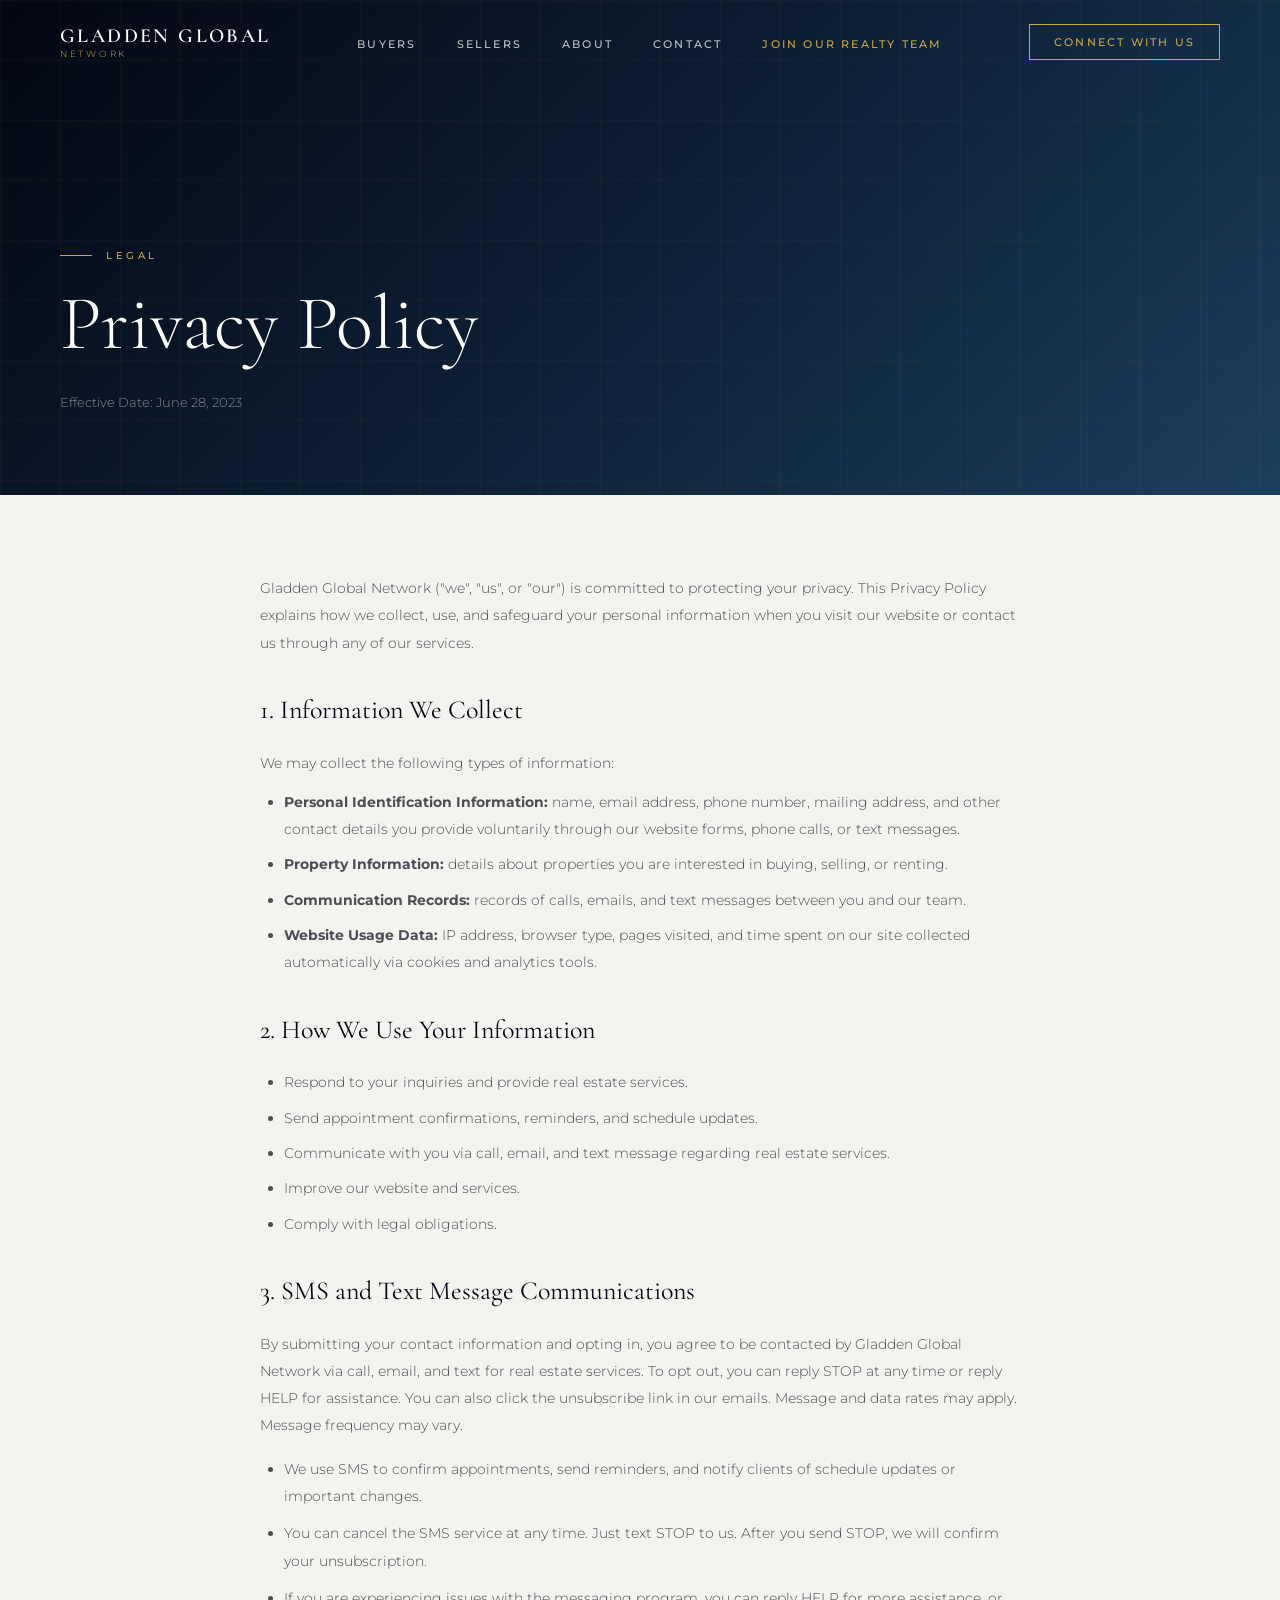
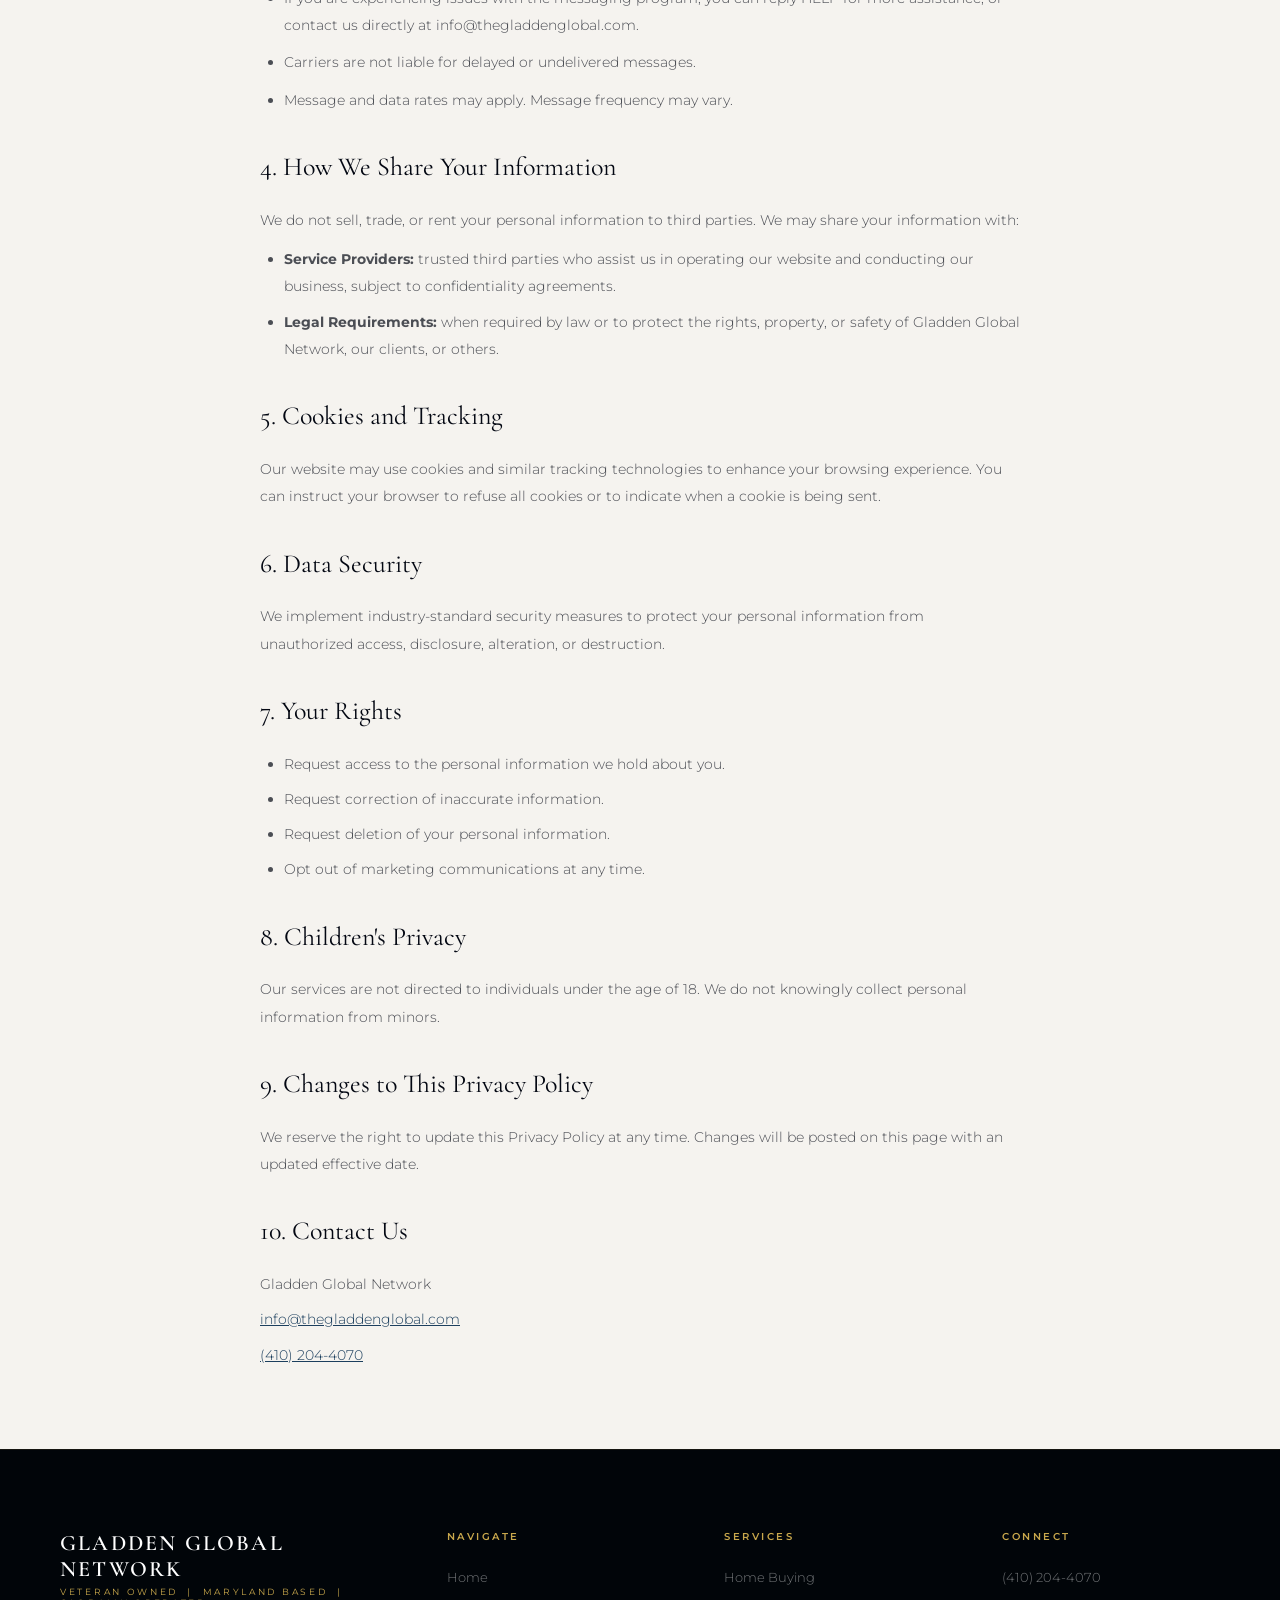
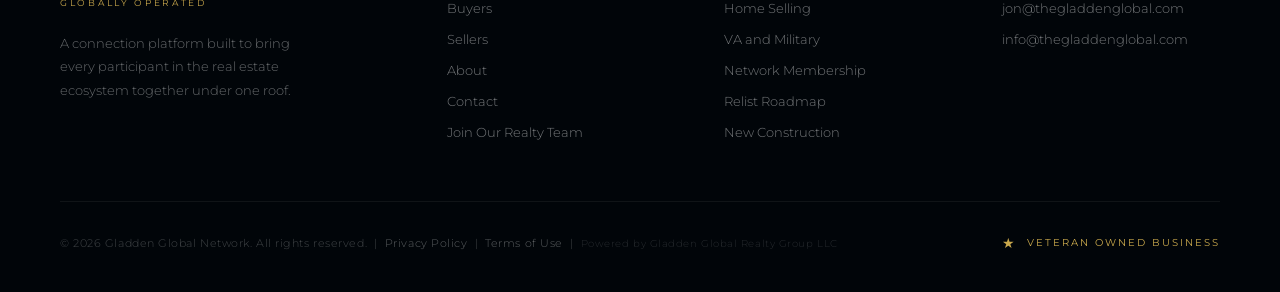
<file: privacy.html>
<!DOCTYPE html>
<html lang="en">
<head>
<meta charset="UTF-8">
<meta name="viewport" content="width=device-width, initial-scale=1.0">
<title>Privacy Policy | Gladden Global Network</title>
<link rel="stylesheet" href="/style.css">
</head>
<body>

<div id="nav-placeholder"></div>

<div class="inner-hero navy-bg">
  <div class="inner-content">
    <div class="section-eyebrow">Legal</div>
    <h1>Privacy Policy</h1>
    <p style="font-size:13px;color:rgba(255,255,255,0.5);">Effective Date: June 28, 2023</p>
  </div>
</div>

<section class="light-section" style="padding:80px 60px;">
  <div style="max-width:760px;margin:0 auto;font-size:14px;font-weight:300;line-height:1.95;color:rgba(3,7,18,0.7);">

    <p style="margin-bottom:28px;">Gladden Global Network ("we", "us", or "our") is committed to protecting your privacy. This Privacy Policy explains how we collect, use, and safeguard your personal information when you visit our website or contact us through any of our services.</p>

    <h2 style="font-family:'Cormorant Garamond',serif;font-size:26px;font-weight:400;color:var(--navy);margin-bottom:14px;">1. Information We Collect</h2>
    <p style="margin-bottom:12px;">We may collect the following types of information:</p>
    <ul style="margin-bottom:28px;padding-left:24px;display:flex;flex-direction:column;gap:8px;">
      <li><strong>Personal Identification Information:</strong> name, email address, phone number, mailing address, and other contact details you provide voluntarily through our website forms, phone calls, or text messages.</li>
      <li><strong>Property Information:</strong> details about properties you are interested in buying, selling, or renting.</li>
      <li><strong>Communication Records:</strong> records of calls, emails, and text messages between you and our team.</li>
      <li><strong>Website Usage Data:</strong> IP address, browser type, pages visited, and time spent on our site collected automatically via cookies and analytics tools.</li>
    </ul>

    <h2 style="font-family:'Cormorant Garamond',serif;font-size:26px;font-weight:400;color:var(--navy);margin-bottom:14px;">2. How We Use Your Information</h2>
    <ul style="margin-bottom:28px;padding-left:24px;display:flex;flex-direction:column;gap:8px;">
      <li>Respond to your inquiries and provide real estate services.</li>
      <li>Send appointment confirmations, reminders, and schedule updates.</li>
      <li>Communicate with you via call, email, and text message regarding real estate services.</li>
      <li>Improve our website and services.</li>
      <li>Comply with legal obligations.</li>
    </ul>

    <h2 style="font-family:'Cormorant Garamond',serif;font-size:26px;font-weight:400;color:var(--navy);margin-bottom:14px;">3. SMS and Text Message Communications</h2>
    <p style="margin-bottom:16px;">By submitting your contact information and opting in, you agree to be contacted by Gladden Global Network via call, email, and text for real estate services. To opt out, you can reply STOP at any time or reply HELP for assistance. You can also click the unsubscribe link in our emails. Message and data rates may apply. Message frequency may vary.</p>
    <ul style="margin-bottom:28px;padding-left:24px;display:flex;flex-direction:column;gap:10px;">
      <li>We use SMS to confirm appointments, send reminders, and notify clients of schedule updates or important changes.</li>
      <li>You can cancel the SMS service at any time. Just text STOP to us. After you send STOP, we will confirm your unsubscription.</li>
      <li>If you are experiencing issues with the messaging program, you can reply HELP for more assistance, or contact us directly at info@thegladdenglobal.com.</li>
      <li>Carriers are not liable for delayed or undelivered messages.</li>
      <li>Message and data rates may apply. Message frequency may vary.</li>
    </ul>

    <h2 style="font-family:'Cormorant Garamond',serif;font-size:26px;font-weight:400;color:var(--navy);margin-bottom:14px;">4. How We Share Your Information</h2>
    <p style="margin-bottom:12px;">We do not sell, trade, or rent your personal information to third parties. We may share your information with:</p>
    <ul style="margin-bottom:28px;padding-left:24px;display:flex;flex-direction:column;gap:8px;">
      <li><strong>Service Providers:</strong> trusted third parties who assist us in operating our website and conducting our business, subject to confidentiality agreements.</li>
      <li><strong>Legal Requirements:</strong> when required by law or to protect the rights, property, or safety of Gladden Global Network, our clients, or others.</li>
    </ul>

    <h2 style="font-family:'Cormorant Garamond',serif;font-size:26px;font-weight:400;color:var(--navy);margin-bottom:14px;">5. Cookies and Tracking</h2>
    <p style="margin-bottom:28px;">Our website may use cookies and similar tracking technologies to enhance your browsing experience. You can instruct your browser to refuse all cookies or to indicate when a cookie is being sent.</p>

    <h2 style="font-family:'Cormorant Garamond',serif;font-size:26px;font-weight:400;color:var(--navy);margin-bottom:14px;">6. Data Security</h2>
    <p style="margin-bottom:28px;">We implement industry-standard security measures to protect your personal information from unauthorized access, disclosure, alteration, or destruction.</p>

    <h2 style="font-family:'Cormorant Garamond',serif;font-size:26px;font-weight:400;color:var(--navy);margin-bottom:14px;">7. Your Rights</h2>
    <ul style="margin-bottom:28px;padding-left:24px;display:flex;flex-direction:column;gap:8px;">
      <li>Request access to the personal information we hold about you.</li>
      <li>Request correction of inaccurate information.</li>
      <li>Request deletion of your personal information.</li>
      <li>Opt out of marketing communications at any time.</li>
    </ul>

    <h2 style="font-family:'Cormorant Garamond',serif;font-size:26px;font-weight:400;color:var(--navy);margin-bottom:14px;">8. Children's Privacy</h2>
    <p style="margin-bottom:28px;">Our services are not directed to individuals under the age of 18. We do not knowingly collect personal information from minors.</p>

    <h2 style="font-family:'Cormorant Garamond',serif;font-size:26px;font-weight:400;color:var(--navy);margin-bottom:14px;">9. Changes to This Privacy Policy</h2>
    <p style="margin-bottom:28px;">We reserve the right to update this Privacy Policy at any time. Changes will be posted on this page with an updated effective date.</p>

    <h2 style="font-family:'Cormorant Garamond',serif;font-size:26px;font-weight:400;color:var(--navy);margin-bottom:14px;">10. Contact Us</h2>
    <p style="margin-bottom:8px;">Gladden Global Network</p>
    <p style="margin-bottom:8px;"><a href="mailto:info@thegladdenglobal.com" style="color:var(--steel);">info@thegladdenglobal.com</a></p>
    <p><a href="tel:4102044070" style="color:var(--steel);">(410) 204-4070</a></p>
  </div>
</section>

<div id="footer-placeholder"></div>

<script src="/shared.js"></script>
<script>
  renderNav('');
  renderFooter();
</script>
</body>
</html>
</file>
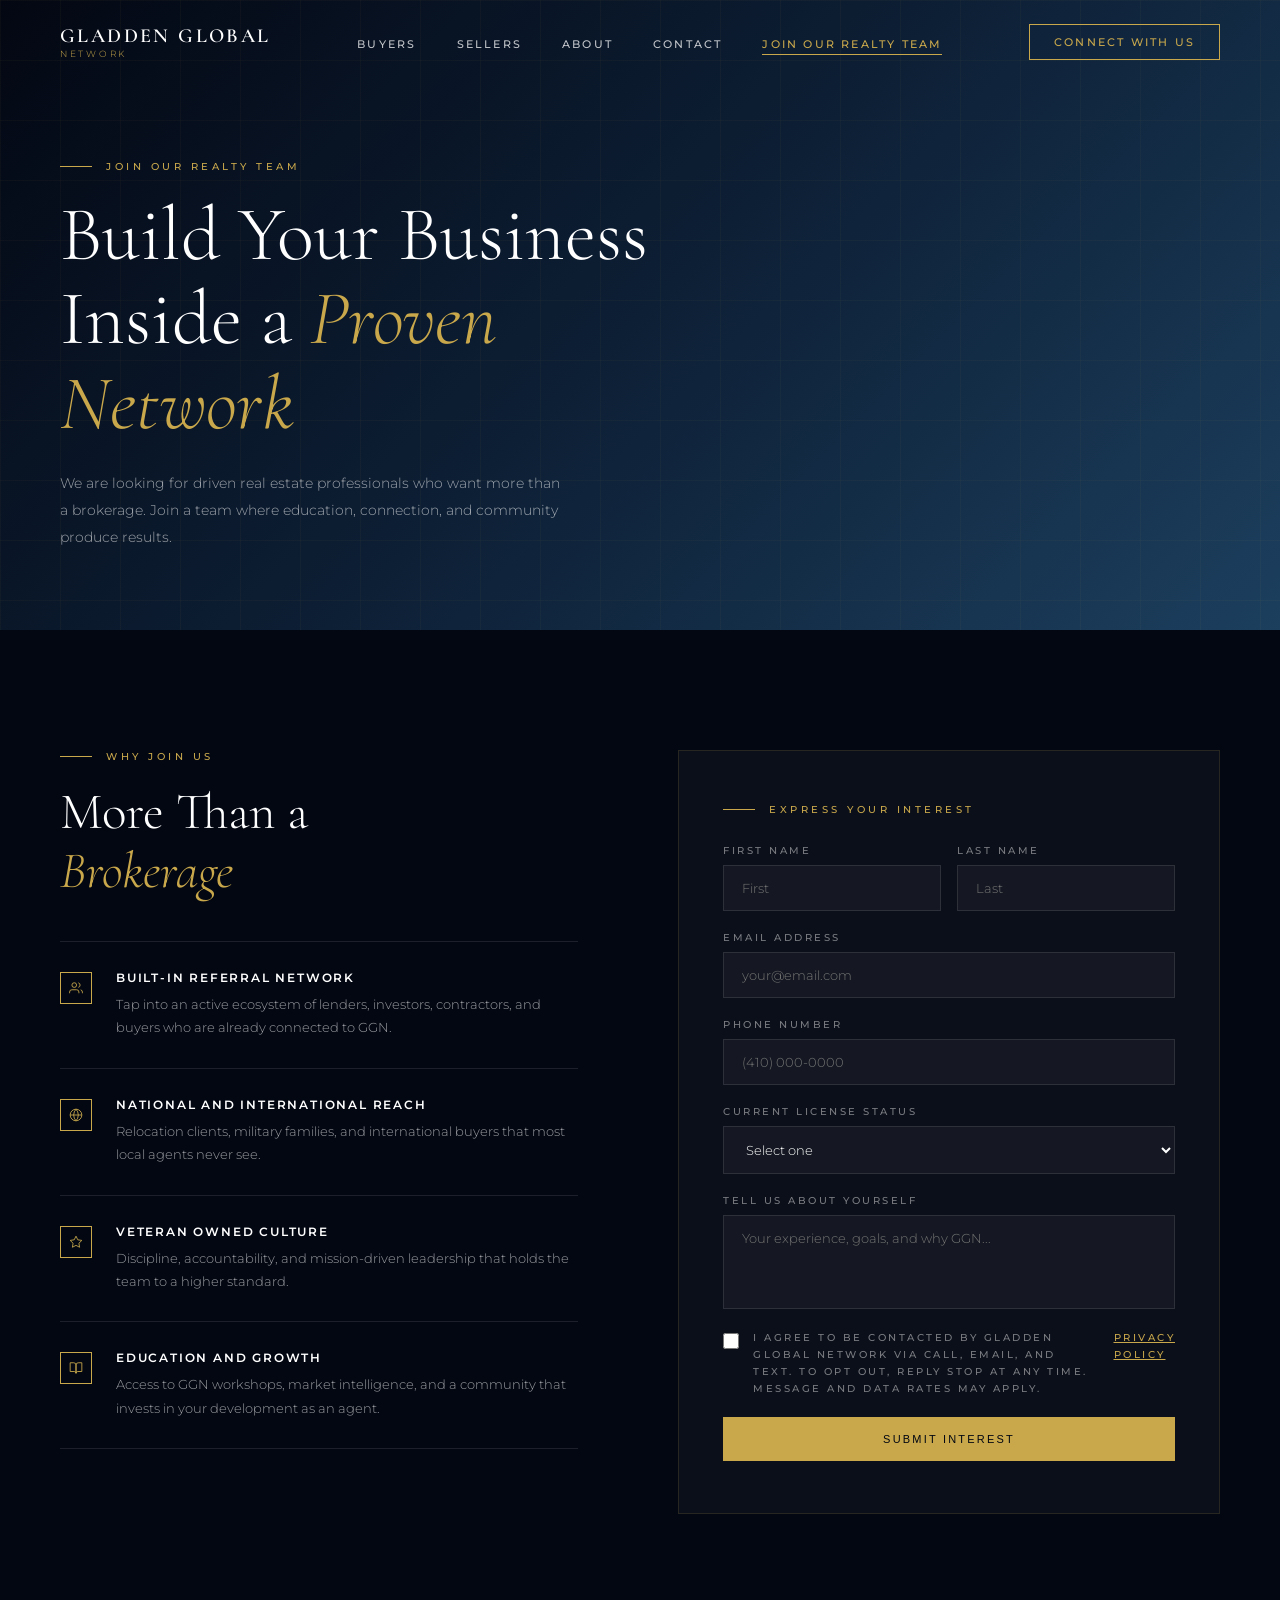
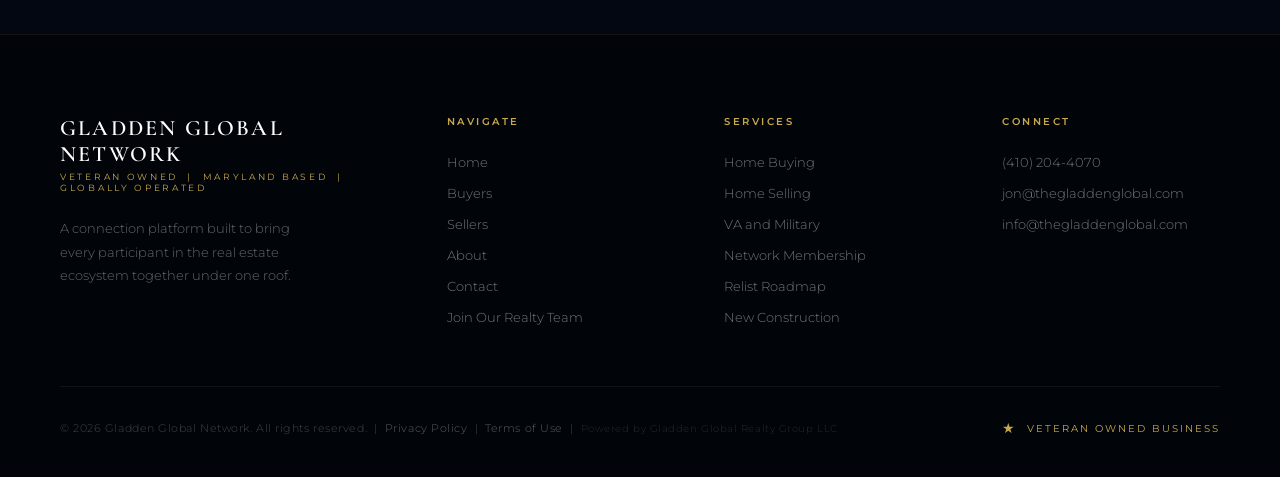
<file: realty.html>
<!DOCTYPE html>
<html lang="en">
<head>
<meta charset="UTF-8">
<meta name="viewport" content="width=device-width, initial-scale=1.0">
<title>Join Our Realty Team | Gladden Global Network</title>
<link rel="stylesheet" href="/style.css">
</head>
<body>

<div id="nav-placeholder"></div>

<div class="inner-hero navy-bg">
  <div class="inner-content">
    <div class="section-eyebrow">Join Our Realty Team</div>
    <h1>Build Your Business<br>Inside a <em>Proven Network</em></h1>
    <p>We are looking for driven real estate professionals who want more than a brokerage. Join a team where education, connection, and community produce results.</p>
  </div>
</div>

<section style="background:var(--navy);">
  <div style="display:grid;grid-template-columns:1fr 1fr;gap:100px;align-items:start;">
    <div>
      <div class="section-eyebrow">Why Join Us</div>
      <h2 class="section-title" style="margin-bottom:40px;">More Than a<br><em>Brokerage</em></h2>
      <ul class="diff-list">
        <li class="diff-item">
          <div class="diff-icon"><svg viewBox="0 0 24 24" stroke="currentColor" fill="none" stroke-width="1.5"><path d="M17 21v-2a4 4 0 0 0-4-4H5a4 4 0 0 0-4 4v2"/><circle cx="9" cy="7" r="4"/><path d="M23 21v-2a4 4 0 0 0-3-3.87"/><path d="M16 3.13a4 4 0 0 1 0 7.75"/></svg></div>
          <div><div class="diff-item-title">Built-In Referral Network</div><div class="diff-item-desc">Tap into an active ecosystem of lenders, investors, contractors, and buyers who are already connected to GGN.</div></div>
        </li>
        <li class="diff-item">
          <div class="diff-icon"><svg viewBox="0 0 24 24" stroke="currentColor" fill="none" stroke-width="1.5"><circle cx="12" cy="12" r="10"/><line x1="2" y1="12" x2="22" y2="12"/><path d="M12 2a15.3 15.3 0 0 1 4 10 15.3 15.3 0 0 1-4 10 15.3 15.3 0 0 1-4-10 15.3 15.3 0 0 1 4-10z"/></svg></div>
          <div><div class="diff-item-title">National and International Reach</div><div class="diff-item-desc">Relocation clients, military families, and international buyers that most local agents never see.</div></div>
        </li>
        <li class="diff-item">
          <div class="diff-icon"><svg viewBox="0 0 24 24" stroke="currentColor" fill="none" stroke-width="1.5"><polygon points="12 2 15.09 8.26 22 9.27 17 14.14 18.18 21.02 12 17.77 5.82 21.02 7 14.14 2 9.27 8.91 8.26 12 2"/></svg></div>
          <div><div class="diff-item-title">Veteran Owned Culture</div><div class="diff-item-desc">Discipline, accountability, and mission-driven leadership that holds the team to a higher standard.</div></div>
        </li>
        <li class="diff-item">
          <div class="diff-icon"><svg viewBox="0 0 24 24" stroke="currentColor" fill="none" stroke-width="1.5"><path d="M2 3h6a4 4 0 0 1 4 4v14a3 3 0 0 0-3-3H2z"/><path d="M22 3h-6a4 4 0 0 0-4 4v14a3 3 0 0 1 3-3h7z"/></svg></div>
          <div><div class="diff-item-title">Education and Growth</div><div class="diff-item-desc">Access to GGN workshops, market intelligence, and a community that invests in your development as an agent.</div></div>
        </li>
      </ul>
    </div>
    <div style="background:rgba(255,255,255,0.03);border:1px solid rgba(201,168,76,0.15);padding:52px 44px;">
      <div class="section-eyebrow" style="margin-bottom:28px;">Express Your Interest</div>
      <form class="contact-form" id="realtyForm">
        <div class="form-row">
          <div class="form-group">
            <label>First Name</label>
            <input type="text" name="first_name" required placeholder="First">
          </div>
          <div class="form-group">
            <label>Last Name</label>
            <input type="text" name="last_name" required placeholder="Last">
          </div>
        </div>
        <div class="form-group">
          <label>Email Address</label>
          <input type="email" name="email" required placeholder="your@email.com">
        </div>
        <div class="form-group">
          <label>Phone Number</label>
          <input type="tel" name="phone" placeholder="(410) 000-0000">
        </div>
        <div class="form-group">
          <label>Current License Status</label>
          <select name="interest">
            <option value="">Select one</option>
            <option value="licensed_active">Licensed and Active</option>
            <option value="licensed_inactive">Licensed but Inactive</option>
            <option value="in_school">Currently in School</option>
            <option value="not_licensed">Not Yet Licensed</option>
          </select>
        </div>
        <div class="form-group">
          <label>Tell Us About Yourself</label>
          <textarea name="message" rows="4" placeholder="Your experience, goals, and why GGN..."></textarea>
        </div>
        <div class="form-group">
          <label class="consent-label">
            <input type="checkbox" name="consent">
            I agree to be contacted by Gladden Global Network via call, email, and text. To opt out, reply STOP at any time. Message and data rates may apply. <a href="/privacy.html">Privacy Policy</a>
          </label>
        </div>
        <button type="submit" class="btn-primary">Submit Interest</button>
        <div class="success-msg" id="realtySuccessMsg">Thank you. Jon will be in touch with you personally.</div>
      </form>
    </div>
  </div>
</section>

<div id="footer-placeholder"></div>

<style>
.diff-list { list-style:none;display:flex;flex-direction:column; }
.diff-item { padding:28px 0;border-bottom:1px solid rgba(255,255,255,0.1);display:grid;grid-template-columns:auto 1fr;gap:24px;align-items:start; }
.diff-item:first-child { border-top:1px solid rgba(255,255,255,0.1); }
.diff-icon { width:32px;height:32px;border:1px solid var(--gold);display:flex;align-items:center;justify-content:center;flex-shrink:0;margin-top:2px; }
.diff-icon svg { width:14px;height:14px;stroke:var(--gold);fill:none;stroke-width:1.5; }
.diff-item-title { font-size:12px;font-weight:600;letter-spacing:0.15em;text-transform:uppercase;color:var(--white);margin-bottom:8px; }
.diff-item-desc { font-size:13px;font-weight:300;line-height:1.8;color:rgba(255,255,255,0.6); }
</style>

<script src="/shared.js"></script>
<script>
  renderNav('Join Our Realty Team');
  renderFooter();
  handleContactForm('realtyForm', 'realtySuccessMsg');
</script>
</body>
</html>
</file>
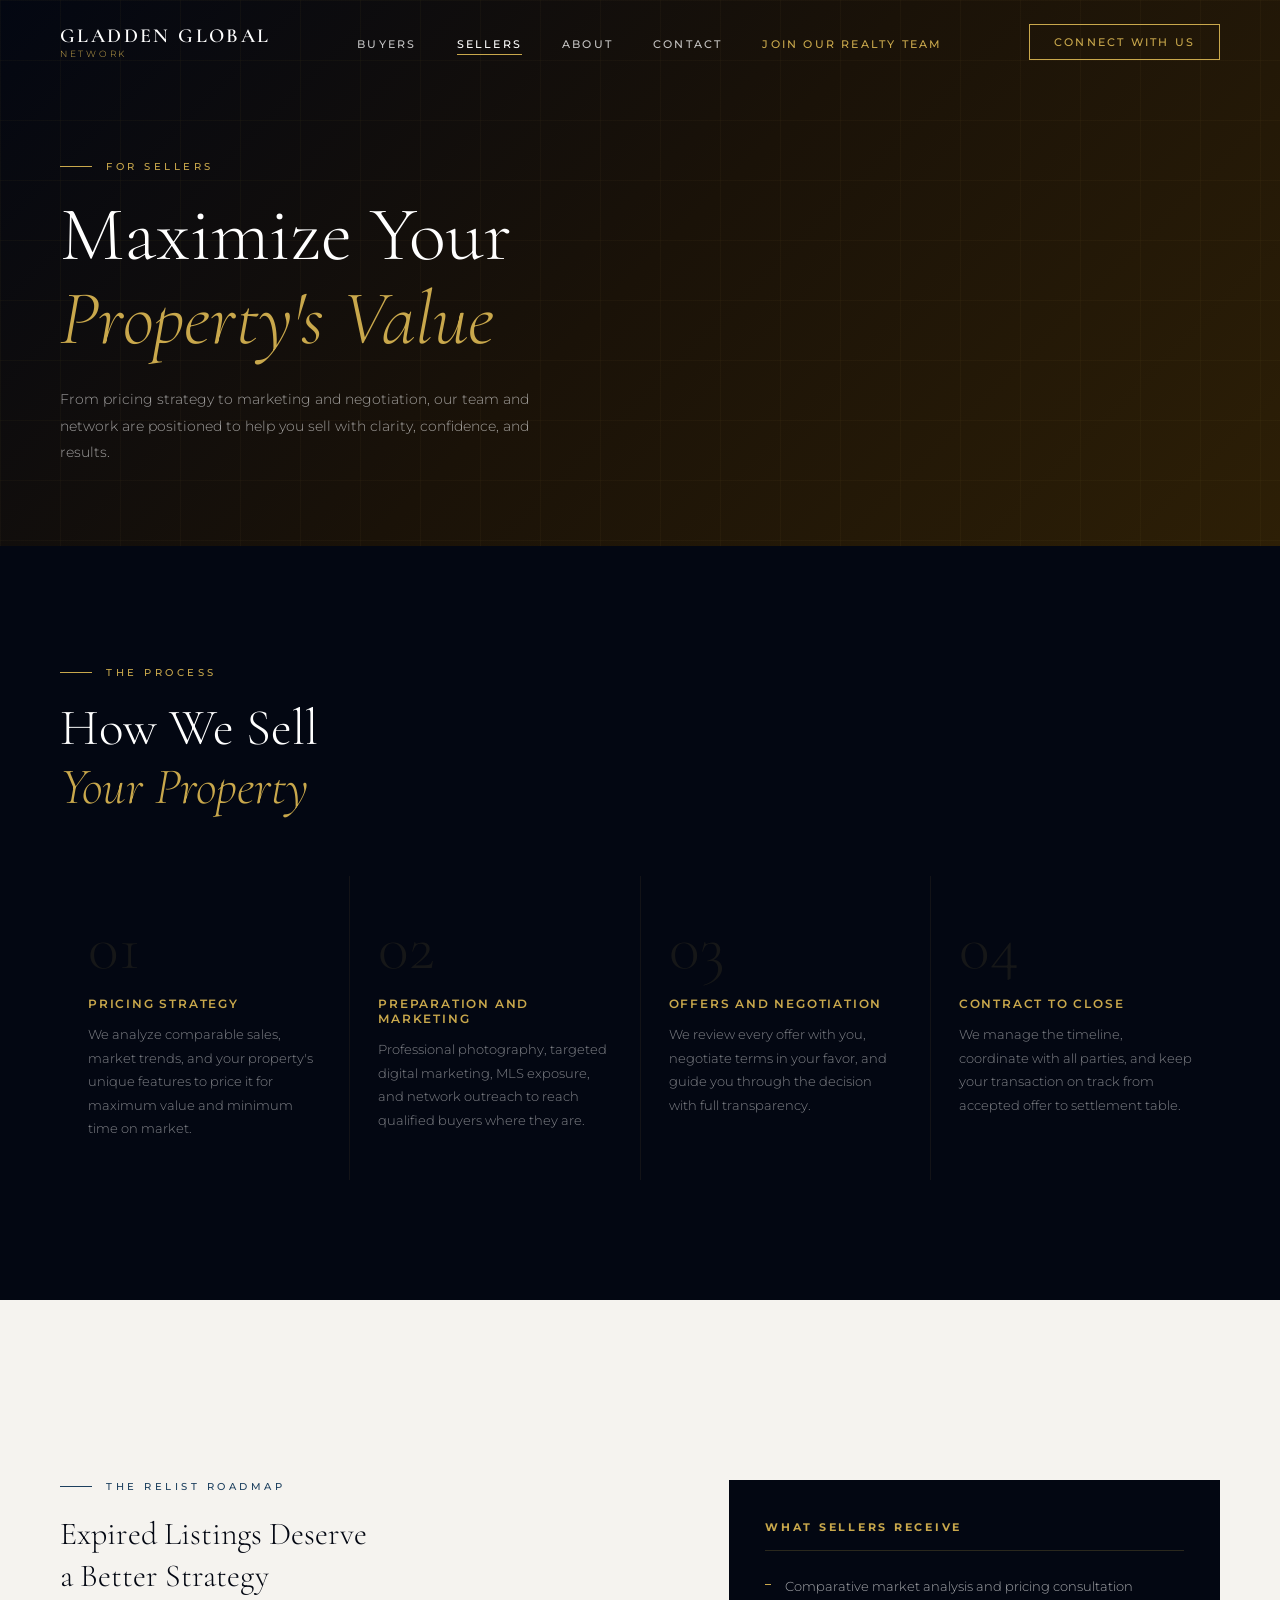
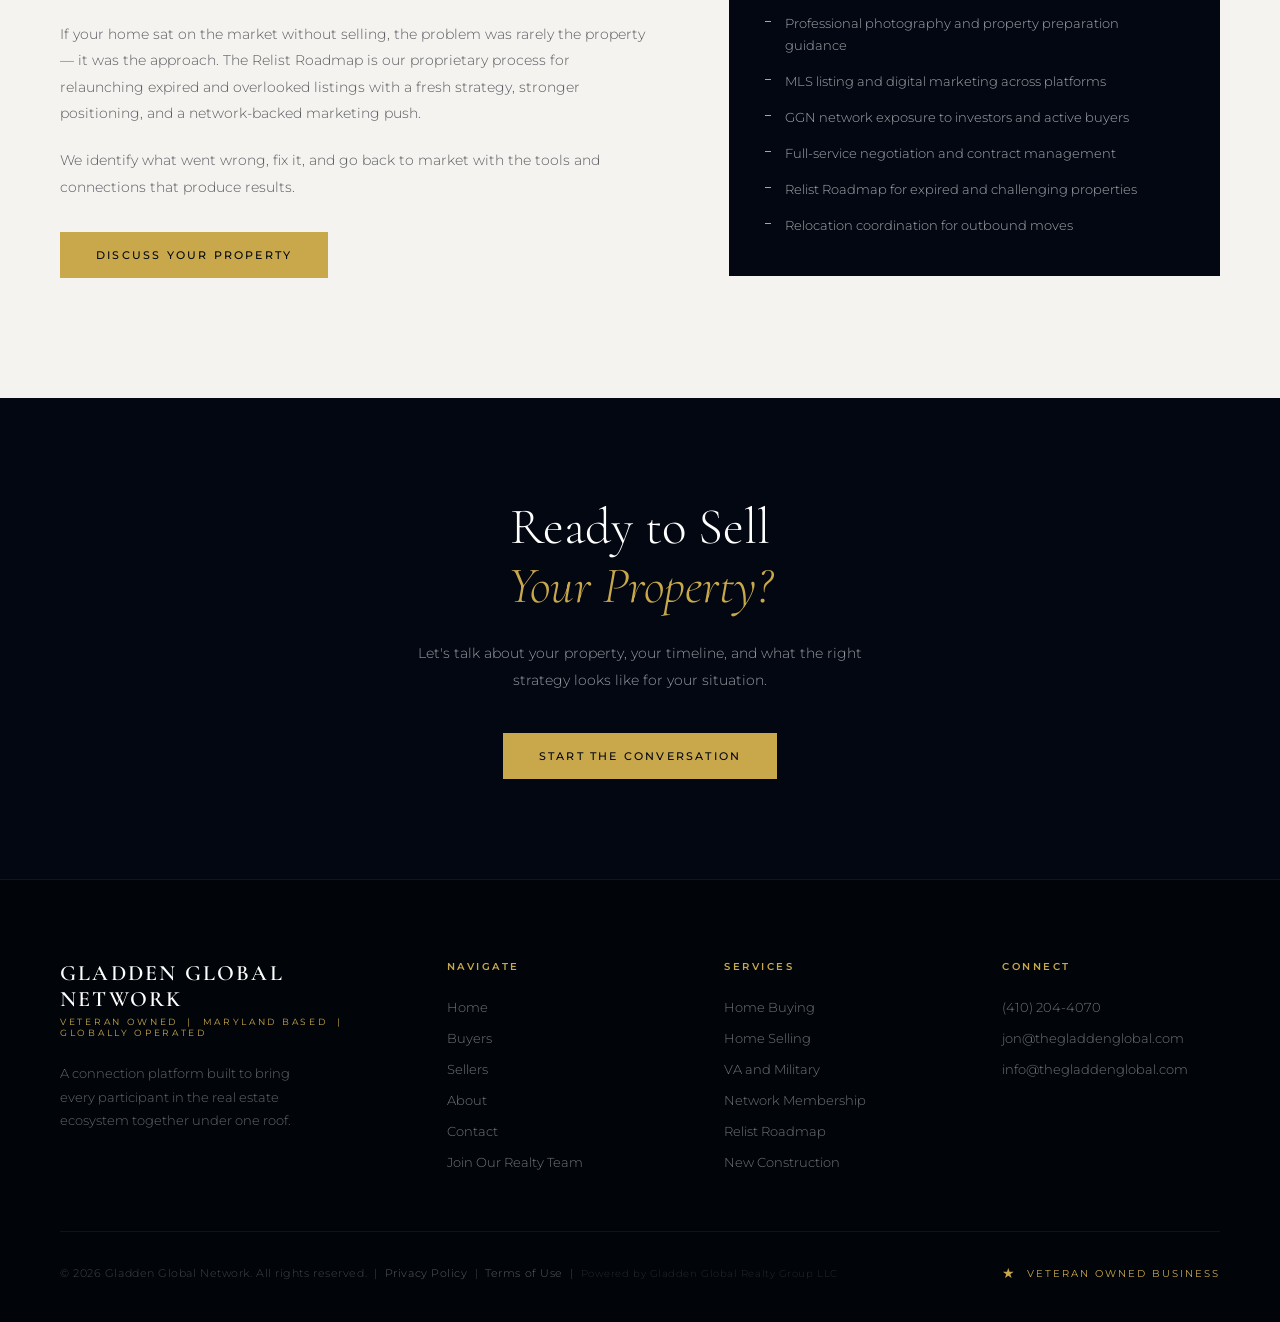
<file: sellers.html>
<!DOCTYPE html>
<html lang="en">
<head>
<meta charset="UTF-8">
<meta name="viewport" content="width=device-width, initial-scale=1.0">
<title>Sellers | Gladden Global Network</title>
<link rel="stylesheet" href="/style.css">
</head>
<body>

<div id="nav-placeholder"></div>

<div class="inner-hero gold-bg">
  <div class="inner-content">
    <div class="section-eyebrow">For Sellers</div>
    <h1>Maximize Your<br><em>Property's Value</em></h1>
    <p>From pricing strategy to marketing and negotiation, our team and network are positioned to help you sell with clarity, confidence, and results.</p>
  </div>
</div>

<section style="background:var(--navy);">
  <div class="section-eyebrow">The Process</div>
  <h2 class="section-title">How We Sell<br><em>Your Property</em></h2>
  <div class="process-steps">
    <div class="step"><div class="step-num">01</div><div class="step-title">Pricing Strategy</div><div class="step-desc">We analyze comparable sales, market trends, and your property's unique features to price it for maximum value and minimum time on market.</div></div>
    <div class="step"><div class="step-num">02</div><div class="step-title">Preparation and Marketing</div><div class="step-desc">Professional photography, targeted digital marketing, MLS exposure, and network outreach to reach qualified buyers where they are.</div></div>
    <div class="step"><div class="step-num">03</div><div class="step-title">Offers and Negotiation</div><div class="step-desc">We review every offer with you, negotiate terms in your favor, and guide you through the decision with full transparency.</div></div>
    <div class="step"><div class="step-num">04</div><div class="step-title">Contract to Close</div><div class="step-desc">We manage the timeline, coordinate with all parties, and keep your transaction on track from accepted offer to settlement table.</div></div>
  </div>
</section>

<section class="light-section">
  <div class="info-grid">
    <div class="info-text">
      <div class="section-eyebrow">The Relist Roadmap</div>
      <h3>Expired Listings Deserve<br>a Better Strategy</h3>
      <p>If your home sat on the market without selling, the problem was rarely the property — it was the approach. The Relist Roadmap is our proprietary process for relaunching expired and overlooked listings with a fresh strategy, stronger positioning, and a network-backed marketing push.</p>
      <p>We identify what went wrong, fix it, and go back to market with the tools and connections that produce results.</p>
      <a class="btn-primary" href="/contact.html" style="margin-top:12px;">Discuss Your Property</a>
    </div>
    <div class="highlight-box">
      <h4>What Sellers Receive</h4>
      <ul class="highlight-list">
        <li>Comparative market analysis and pricing consultation</li>
        <li>Professional photography and property preparation guidance</li>
        <li>MLS listing and digital marketing across platforms</li>
        <li>GGN network exposure to investors and active buyers</li>
        <li>Full-service negotiation and contract management</li>
        <li>Relist Roadmap for expired and challenging properties</li>
        <li>Relocation coordination for outbound moves</li>
      </ul>
    </div>
  </div>
</section>

<section style="background:var(--navy);text-align:center;padding:100px 60px;">
  <h2 class="section-title">Ready to Sell<br><em>Your Property?</em></h2>
  <p style="font-size:14px;font-weight:300;line-height:1.9;color:rgba(255,255,255,0.6);max-width:500px;margin:24px auto 40px;">Let's talk about your property, your timeline, and what the right strategy looks like for your situation.</p>
  <a class="btn-primary" href="/contact.html">Start the Conversation</a>
</section>

<div id="footer-placeholder"></div>

<script src="/shared.js"></script>
<script>
  renderNav('Sellers');
  renderFooter();
</script>
</body>
</html>
</file>
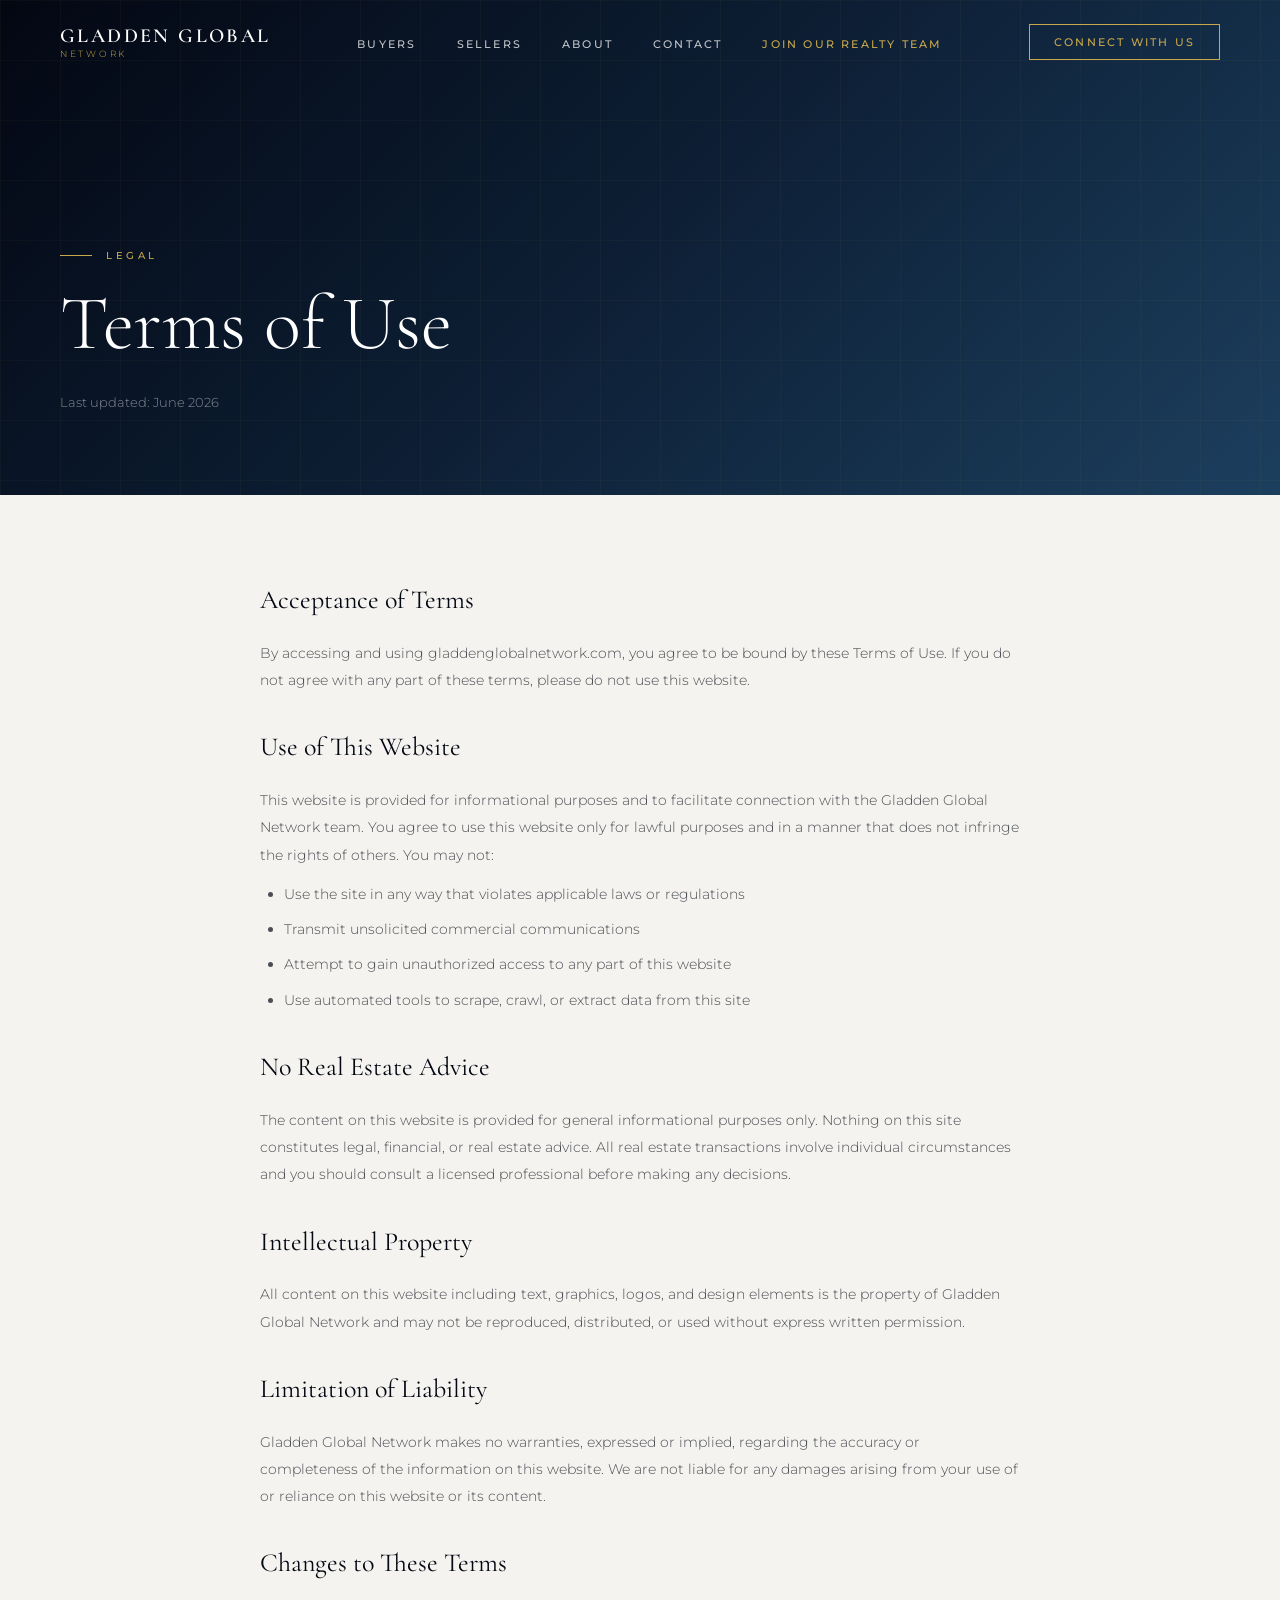
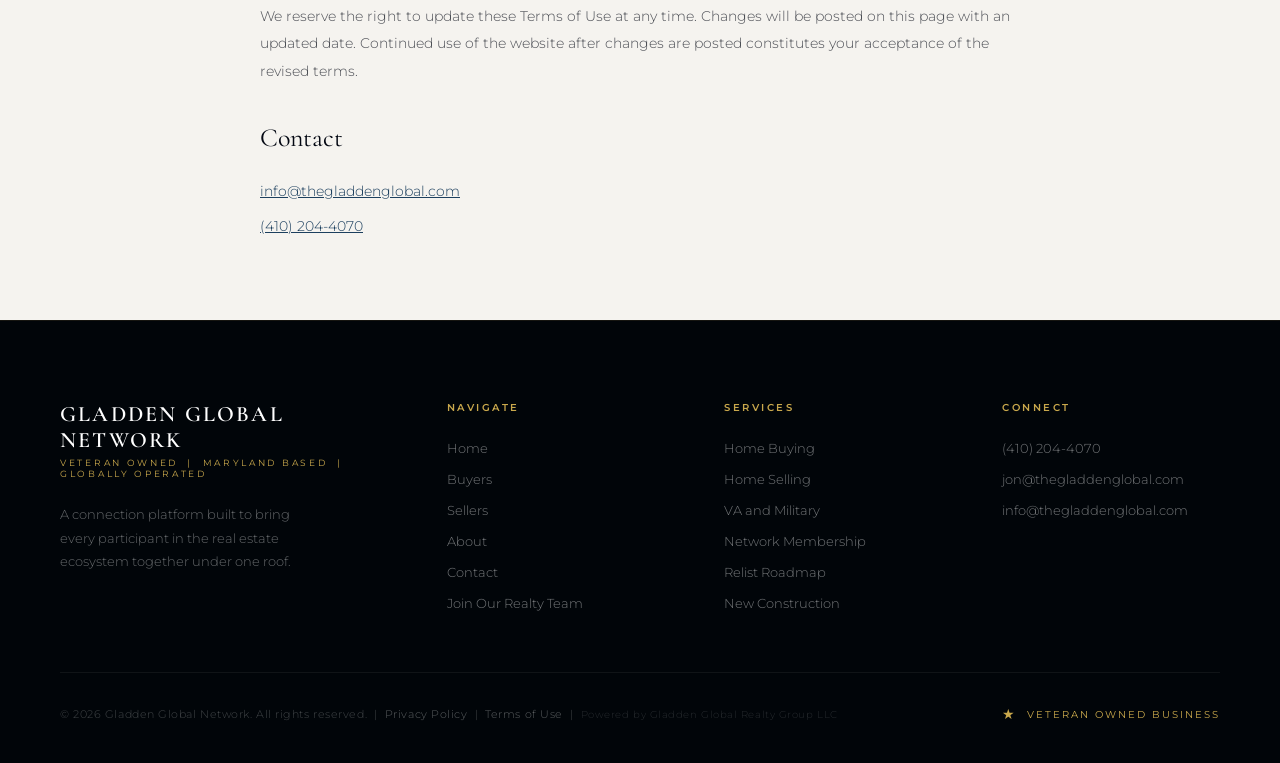
<file: terms.html>
<!DOCTYPE html>
<html lang="en">
<head>
<meta charset="UTF-8">
<meta name="viewport" content="width=device-width, initial-scale=1.0">
<title>Terms of Use | Gladden Global Network</title>
<link rel="stylesheet" href="/style.css">
</head>
<body>

<div id="nav-placeholder"></div>

<div class="inner-hero navy-bg">
  <div class="inner-content">
    <div class="section-eyebrow">Legal</div>
    <h1>Terms of Use</h1>
    <p style="font-size:13px;color:rgba(255,255,255,0.5);">Last updated: June 2026</p>
  </div>
</div>

<section class="light-section" style="padding:80px 60px;">
  <div style="max-width:760px;margin:0 auto;font-size:14px;font-weight:300;line-height:1.95;color:rgba(3,7,18,0.7);">

    <h2 style="font-family:'Cormorant Garamond',serif;font-size:26px;font-weight:400;color:var(--navy);margin-bottom:14px;margin-top:0;">Acceptance of Terms</h2>
    <p style="margin-bottom:28px;">By accessing and using gladdenglobalnetwork.com, you agree to be bound by these Terms of Use. If you do not agree with any part of these terms, please do not use this website.</p>

    <h2 style="font-family:'Cormorant Garamond',serif;font-size:26px;font-weight:400;color:var(--navy);margin-bottom:14px;">Use of This Website</h2>
    <p style="margin-bottom:12px;">This website is provided for informational purposes and to facilitate connection with the Gladden Global Network team. You agree to use this website only for lawful purposes and in a manner that does not infringe the rights of others. You may not:</p>
    <ul style="margin-bottom:28px;padding-left:24px;display:flex;flex-direction:column;gap:8px;">
      <li>Use the site in any way that violates applicable laws or regulations</li>
      <li>Transmit unsolicited commercial communications</li>
      <li>Attempt to gain unauthorized access to any part of this website</li>
      <li>Use automated tools to scrape, crawl, or extract data from this site</li>
    </ul>

    <h2 style="font-family:'Cormorant Garamond',serif;font-size:26px;font-weight:400;color:var(--navy);margin-bottom:14px;">No Real Estate Advice</h2>
    <p style="margin-bottom:28px;">The content on this website is provided for general informational purposes only. Nothing on this site constitutes legal, financial, or real estate advice. All real estate transactions involve individual circumstances and you should consult a licensed professional before making any decisions.</p>

    <h2 style="font-family:'Cormorant Garamond',serif;font-size:26px;font-weight:400;color:var(--navy);margin-bottom:14px;">Intellectual Property</h2>
    <p style="margin-bottom:28px;">All content on this website including text, graphics, logos, and design elements is the property of Gladden Global Network and may not be reproduced, distributed, or used without express written permission.</p>

    <h2 style="font-family:'Cormorant Garamond',serif;font-size:26px;font-weight:400;color:var(--navy);margin-bottom:14px;">Limitation of Liability</h2>
    <p style="margin-bottom:28px;">Gladden Global Network makes no warranties, expressed or implied, regarding the accuracy or completeness of the information on this website. We are not liable for any damages arising from your use of or reliance on this website or its content.</p>

    <h2 style="font-family:'Cormorant Garamond',serif;font-size:26px;font-weight:400;color:var(--navy);margin-bottom:14px;">Changes to These Terms</h2>
    <p style="margin-bottom:28px;">We reserve the right to update these Terms of Use at any time. Changes will be posted on this page with an updated date. Continued use of the website after changes are posted constitutes your acceptance of the revised terms.</p>

    <h2 style="font-family:'Cormorant Garamond',serif;font-size:26px;font-weight:400;color:var(--navy);margin-bottom:14px;">Contact</h2>
    <p style="margin-bottom:8px;"><a href="mailto:info@thegladdenglobal.com" style="color:var(--steel);">info@thegladdenglobal.com</a></p>
    <p><a href="tel:4102044070" style="color:var(--steel);">(410) 204-4070</a></p>
  </div>
</section>

<div id="footer-placeholder"></div>

<script src="/shared.js"></script>
<script>
  renderNav('');
  renderFooter();
</script>
</body>
</html>
</file>
<file: style.css>
@import url('https://fonts.googleapis.com/css2?family=Cormorant+Garamond:ital,wght@0,300;0,400;0,600;1,300;1,400&family=Montserrat:wght@300;400;500;600&display=swap');

:root {
  --navy: #030712;
  --steel: #1C3F5E;
  --gold: #C9A84C;
  --gold-light: #e0c57a;
  --white: #ffffff;
  --off-white: #f5f3ef;
  --gray: #8a8a8a;
}

* { margin: 0; padding: 0; box-sizing: border-box; }
html { scroll-behavior: smooth; }

body {
  font-family: 'Montserrat', sans-serif;
  background: var(--navy);
  color: var(--white);
  overflow-x: hidden;
}

/* NAV */
nav {
  position: fixed;
  top: 0; left: 0; right: 0;
  z-index: 1000;
  padding: 24px 60px;
  display: flex;
  align-items: center;
  justify-content: space-between;
  transition: background 0.4s ease, padding 0.4s ease;
}

nav.scrolled {
  background: rgba(3,7,18,0.97);
  padding: 16px 60px;
  border-bottom: 1px solid rgba(201,168,76,0.2);
}

.nav-logo {
  display: flex;
  flex-direction: column;
  line-height: 1;
  text-decoration: none;
}

.nav-logo .name {
  font-family: 'Cormorant Garamond', serif;
  font-size: 20px;
  font-weight: 600;
  letter-spacing: 0.12em;
  color: var(--white);
}

.nav-logo .sub {
  font-size: 9px;
  font-weight: 300;
  letter-spacing: 0.3em;
  color: var(--gold);
  margin-top: 3px;
  text-transform: uppercase;
}

.nav-links {
  display: flex;
  gap: 40px;
  list-style: none;
}

.nav-links a {
  font-size: 11px;
  font-weight: 500;
  letter-spacing: 0.2em;
  text-transform: uppercase;
  color: rgba(255,255,255,0.75);
  text-decoration: none;
  transition: color 0.3s;
  position: relative;
}

.nav-links a::after {
  content: '';
  position: absolute;
  bottom: -4px; left: 0;
  width: 0; height: 1px;
  background: var(--gold);
  transition: width 0.3s;
}

.nav-links a:hover,
.nav-links a.active { color: var(--white); }
.nav-links a:hover::after,
.nav-links a.active::after { width: 100%; }

.nav-links a.gold-link { color: var(--gold); }

.nav-cta {
  font-size: 11px;
  font-weight: 500;
  letter-spacing: 0.2em;
  text-transform: uppercase;
  color: var(--gold);
  text-decoration: none;
  border: 1px solid var(--gold);
  padding: 10px 24px;
  transition: all 0.3s;
}

.nav-cta:hover {
  background: var(--gold);
  color: var(--navy);
}

/* BUTTONS */
.btn-primary {
  font-size: 11px;
  font-weight: 500;
  letter-spacing: 0.2em;
  text-transform: uppercase;
  color: var(--navy);
  background: var(--gold);
  padding: 16px 36px;
  text-decoration: none;
  transition: all 0.3s;
  cursor: pointer;
  border: none;
  display: inline-block;
}

.btn-primary:hover { background: var(--gold-light); }

.btn-ghost {
  font-size: 11px;
  font-weight: 500;
  letter-spacing: 0.2em;
  text-transform: uppercase;
  color: var(--white);
  text-decoration: none;
  display: inline-flex;
  align-items: center;
  gap: 10px;
  transition: color 0.3s;
}

.btn-ghost:hover { color: var(--gold); }
.btn-ghost::after { content: '→'; transition: transform 0.3s; }
.btn-ghost:hover::after { transform: translateX(6px); }

/* SECTIONS */
section { padding: 120px 60px; }

.section-eyebrow {
  font-size: 10px;
  font-weight: 500;
  letter-spacing: 0.35em;
  text-transform: uppercase;
  color: var(--gold);
  margin-bottom: 20px;
  display: flex;
  align-items: center;
  gap: 14px;
}

.section-eyebrow::before {
  content: '';
  width: 32px;
  height: 1px;
  background: var(--gold);
}

.section-title {
  font-family: 'Cormorant Garamond', serif;
  font-size: clamp(36px, 4vw, 56px);
  font-weight: 300;
  line-height: 1.15;
  color: var(--white);
  margin-bottom: 24px;
}

.section-title em { font-style: italic; color: var(--gold); }

.section-body {
  font-size: 14px;
  font-weight: 300;
  line-height: 1.9;
  color: rgba(255,255,255,0.6);
  max-width: 560px;
  letter-spacing: 0.02em;
}

/* INNER HERO */
.inner-hero {
  min-height: 55vh;
  display: flex;
  align-items: flex-end;
  padding: 160px 60px 80px;
  position: relative;
  overflow: hidden;
}

.inner-hero.navy-bg {
  background: linear-gradient(135deg, #030712 0%, #0d1f35 50%, #1C3F5E 100%);
}

.inner-hero.gold-bg {
  background: linear-gradient(135deg, #030712 0%, #1a1208 50%, #2d1f06 100%);
}

.inner-hero::before {
  content: '';
  position: absolute;
  inset: 0;
  background-image:
    linear-gradient(rgba(201,168,76,0.04) 1px, transparent 1px),
    linear-gradient(90deg, rgba(201,168,76,0.04) 1px, transparent 1px);
  background-size: 60px 60px;
}

.inner-content {
  position: relative;
  z-index: 2;
  max-width: 680px;
}

.inner-content h1 {
  font-family: 'Cormorant Garamond', serif;
  font-size: clamp(42px, 6vw, 80px);
  font-weight: 300;
  line-height: 1.1;
  color: var(--white);
  margin-bottom: 24px;
}

.inner-content h1 em { font-style: italic; color: var(--gold); }

.inner-content p {
  font-size: 14px;
  font-weight: 300;
  line-height: 1.9;
  color: rgba(255,255,255,0.6);
  max-width: 500px;
}

/* LIGHT SECTIONS */
.light-section {
  background: var(--off-white);
  color: var(--navy);
}

.light-section .section-title { color: var(--navy); }
.light-section .section-body { color: rgba(3,7,18,0.65); }
.light-section .section-eyebrow { color: var(--steel); }
.light-section .section-eyebrow::before { background: var(--steel); }

/* PROCESS STEPS */
.process-steps {
  display: grid;
  grid-template-columns: repeat(4, 1fr);
  gap: 1px;
  background: rgba(201,168,76,0.08);
  margin-top: 60px;
}

.step {
  background: var(--navy);
  padding: 40px 28px;
}

.step-num {
  font-family: 'Cormorant Garamond', serif;
  font-size: 64px;
  font-weight: 300;
  color: rgba(201,168,76,0.1);
  line-height: 1;
  margin-bottom: 16px;
}

.step-title {
  font-size: 12px;
  font-weight: 600;
  letter-spacing: 0.15em;
  text-transform: uppercase;
  color: var(--gold);
  margin-bottom: 12px;
}

.step-desc {
  font-size: 13px;
  font-weight: 300;
  line-height: 1.8;
  color: rgba(255,255,255,0.5);
}

/* INFO GRID */
.info-grid {
  display: grid;
  grid-template-columns: 1.2fr 1fr;
  gap: 80px;
  margin-top: 60px;
  align-items: start;
}

.info-text h3 {
  font-family: 'Cormorant Garamond', serif;
  font-size: 32px;
  font-weight: 300;
  color: var(--navy);
  margin-bottom: 24px;
  line-height: 1.3;
}

.info-text p {
  font-size: 14px;
  font-weight: 300;
  line-height: 1.9;
  color: rgba(3,7,18,0.65);
  margin-bottom: 20px;
}

.highlight-box {
  background: var(--navy);
  padding: 40px 36px;
}

.highlight-box h4 {
  font-size: 11px;
  letter-spacing: 0.25em;
  text-transform: uppercase;
  color: var(--gold);
  margin-bottom: 24px;
  padding-bottom: 16px;
  border-bottom: 1px solid rgba(201,168,76,0.2);
}

.highlight-list {
  list-style: none;
  display: flex;
  flex-direction: column;
  gap: 14px;
}

.highlight-list li {
  font-size: 13px;
  font-weight: 300;
  line-height: 1.7;
  color: rgba(255,255,255,0.65);
  padding-left: 20px;
  position: relative;
}

.highlight-list li::before {
  content: '';
  position: absolute;
  left: 0; top: 9px;
  width: 6px; height: 1px;
  background: var(--gold);
}

/* FORM STYLES */
.contact-form {
  display: flex;
  flex-direction: column;
  gap: 20px;
}

.form-group {
  display: flex;
  flex-direction: column;
  gap: 8px;
}

.form-group label {
  font-size: 10px;
  font-weight: 500;
  letter-spacing: 0.25em;
  text-transform: uppercase;
  color: rgba(255,255,255,0.45);
}

.form-group input,
.form-group select,
.form-group textarea {
  background: rgba(255,255,255,0.04);
  border: 1px solid rgba(255,255,255,0.1);
  color: var(--white);
  font-family: 'Montserrat', sans-serif;
  font-size: 13px;
  font-weight: 300;
  padding: 14px 18px;
  outline: none;
  transition: border-color 0.3s;
  resize: none;
}

.form-group select option { background: var(--navy); }

.form-group input:focus,
.form-group select:focus,
.form-group textarea:focus { border-color: var(--gold); }

.form-row {
  display: grid;
  grid-template-columns: 1fr 1fr;
  gap: 16px;
}

.consent-label {
  display: flex;
  align-items: flex-start;
  gap: 14px;
  cursor: pointer;
  font-size: 11px;
  letter-spacing: 0.05em;
  text-transform: none;
  color: rgba(255,255,255,0.5);
  line-height: 1.7;
  font-weight: 300;
}

.consent-label input[type="checkbox"] {
  margin-top: 4px;
  flex-shrink: 0;
  accent-color: var(--gold);
  width: 16px;
  height: 16px;
  background: none;
  border: none;
  padding: 0;
}

.consent-label a { color: var(--gold); text-decoration: underline; }

.success-msg {
  display: none;
  background: rgba(201,168,76,0.1);
  border: 1px solid var(--gold);
  padding: 16px 20px;
  font-size: 13px;
  color: var(--gold);
  letter-spacing: 0.05em;
  margin-top: 8px;
}

/* CONTACT INFO */
.contact-info-item {
  padding: 28px 0;
  border-bottom: 1px solid rgba(255,255,255,0.07);
}

.contact-info-label {
  font-size: 10px;
  letter-spacing: 0.3em;
  text-transform: uppercase;
  color: var(--gold);
  margin-bottom: 10px;
}

.contact-info-value {
  font-family: 'Cormorant Garamond', serif;
  font-size: 22px;
  font-weight: 300;
  color: var(--white);
}

.contact-info-value a {
  color: inherit;
  text-decoration: none;
  transition: color 0.3s;
}

.contact-info-value a:hover { color: var(--gold); }

/* FOOTER */
footer {
  background: #010509;
  padding: 80px 60px 40px;
  border-top: 1px solid rgba(201,168,76,0.1);
}

.footer-grid {
  display: grid;
  grid-template-columns: 1.5fr 1fr 1fr 1fr;
  gap: 60px;
  margin-bottom: 60px;
}

.footer-brand .name {
  font-family: 'Cormorant Garamond', serif;
  font-size: 22px;
  font-weight: 600;
  letter-spacing: 0.1em;
  color: var(--white);
  margin-bottom: 4px;
}

.footer-brand .sub {
  font-size: 9px;
  letter-spacing: 0.3em;
  text-transform: uppercase;
  color: var(--gold);
  margin-bottom: 24px;
}

.footer-brand p {
  font-size: 13px;
  font-weight: 300;
  line-height: 1.8;
  color: rgba(255,255,255,0.4);
  max-width: 260px;
}

.footer-col h4 {
  font-size: 10px;
  font-weight: 600;
  letter-spacing: 0.25em;
  text-transform: uppercase;
  color: var(--gold);
  margin-bottom: 24px;
}

.footer-col ul {
  list-style: none;
  display: flex;
  flex-direction: column;
  gap: 12px;
}

.footer-col ul li a {
  font-size: 13px;
  font-weight: 300;
  color: rgba(255,255,255,0.45);
  text-decoration: none;
  transition: color 0.3s;
}

.footer-col ul li a:hover { color: var(--white); }

.footer-bottom {
  padding-top: 32px;
  border-top: 1px solid rgba(255,255,255,0.06);
  display: flex;
  justify-content: space-between;
  align-items: center;
  flex-wrap: wrap;
  gap: 12px;
}

.footer-bottom p {
  font-size: 11px;
  font-weight: 300;
  color: rgba(255,255,255,0.25);
  letter-spacing: 0.05em;
}

.footer-bottom a {
  color: rgba(255,255,255,0.35);
  text-decoration: none;
  transition: color 0.3s;
}

.footer-bottom a:hover { color: var(--gold); }

.veteran-badge {
  display: flex;
  align-items: center;
  gap: 10px;
  font-size: 10px;
  letter-spacing: 0.2em;
  text-transform: uppercase;
  color: var(--gold);
}

.veteran-badge::before { content: '★'; font-size: 14px; }

/* MOBILE */
@media (max-width: 900px) {
  nav { padding: 20px 24px; }
  nav.scrolled { padding: 14px 24px; }
  .nav-links, .nav-cta { display: none; }
  section { padding: 80px 24px; }
  .inner-hero { padding: 140px 24px 60px; }
  .process-steps { grid-template-columns: 1fr 1fr; }
  .info-grid { grid-template-columns: 1fr; gap: 40px; }
  .footer-grid { grid-template-columns: 1fr 1fr; gap: 40px; }
  .footer-bottom { flex-direction: column; text-align: center; }
}
</file>
